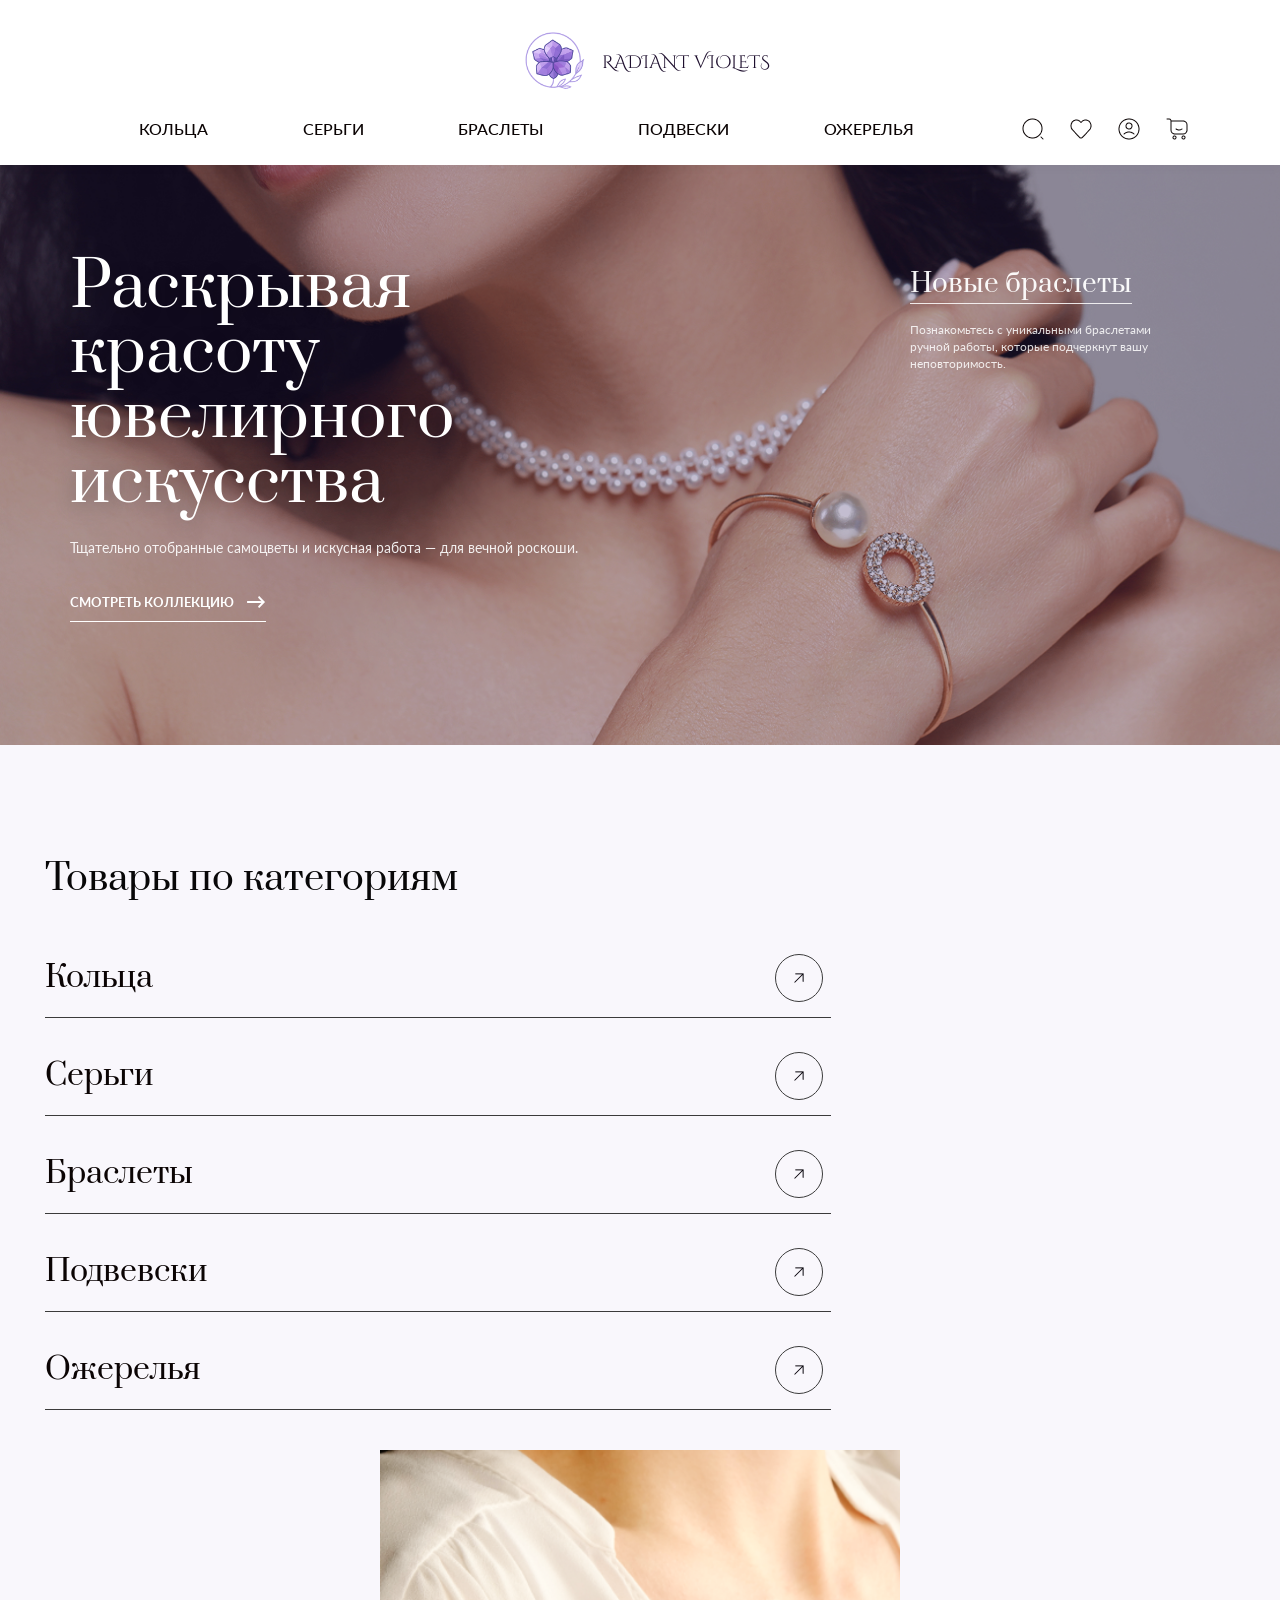
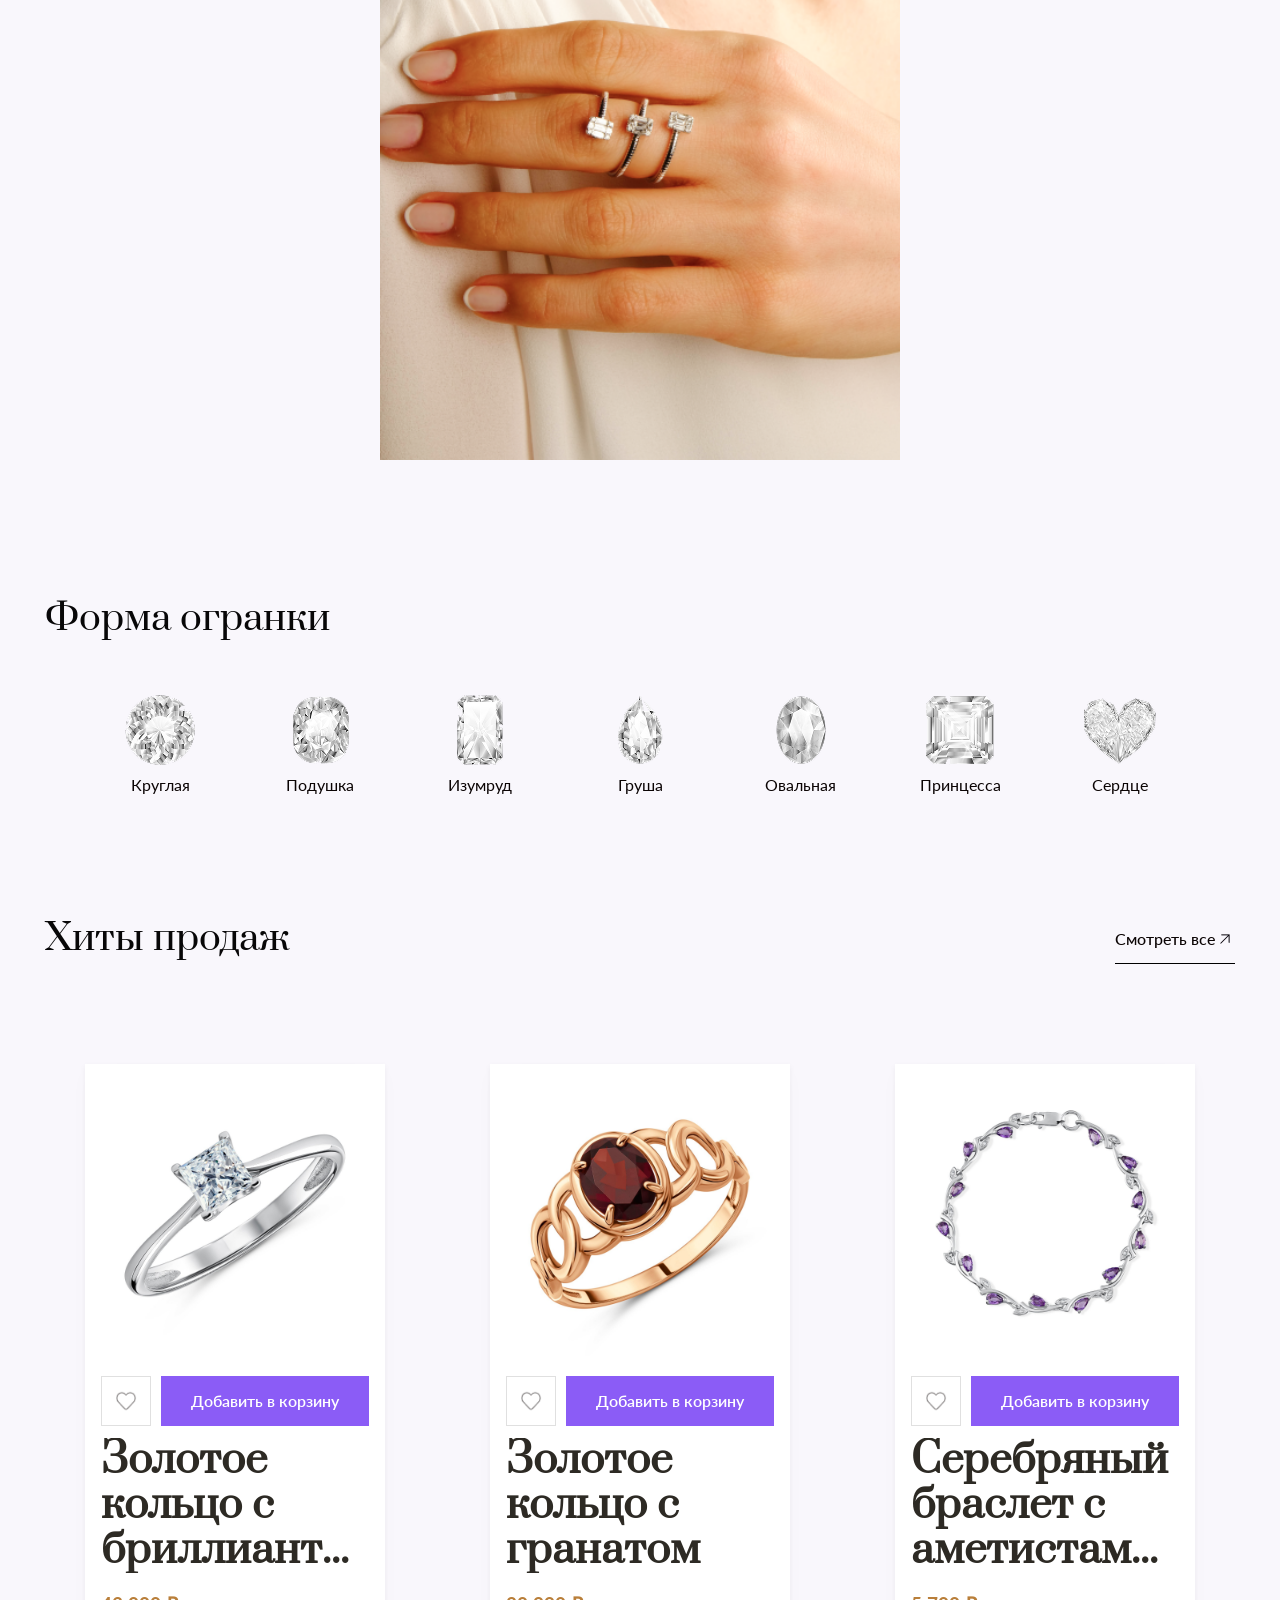
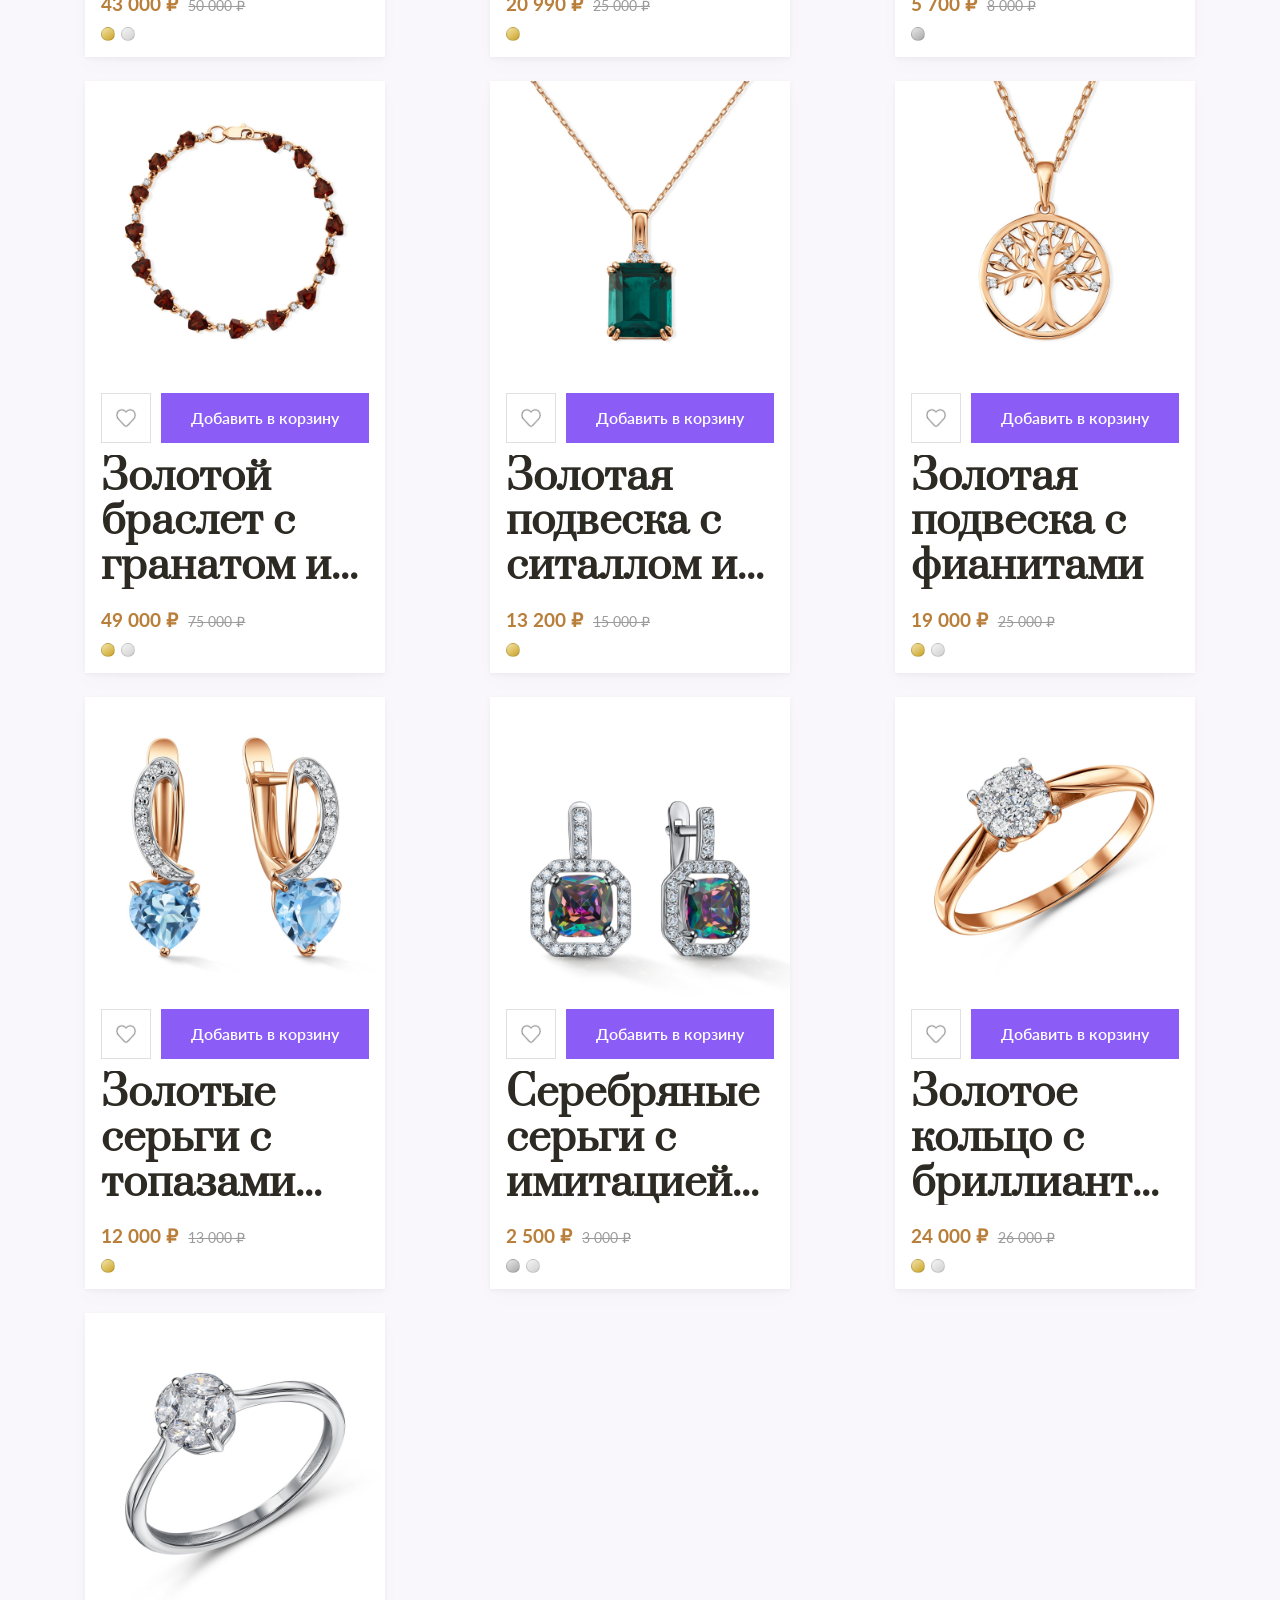
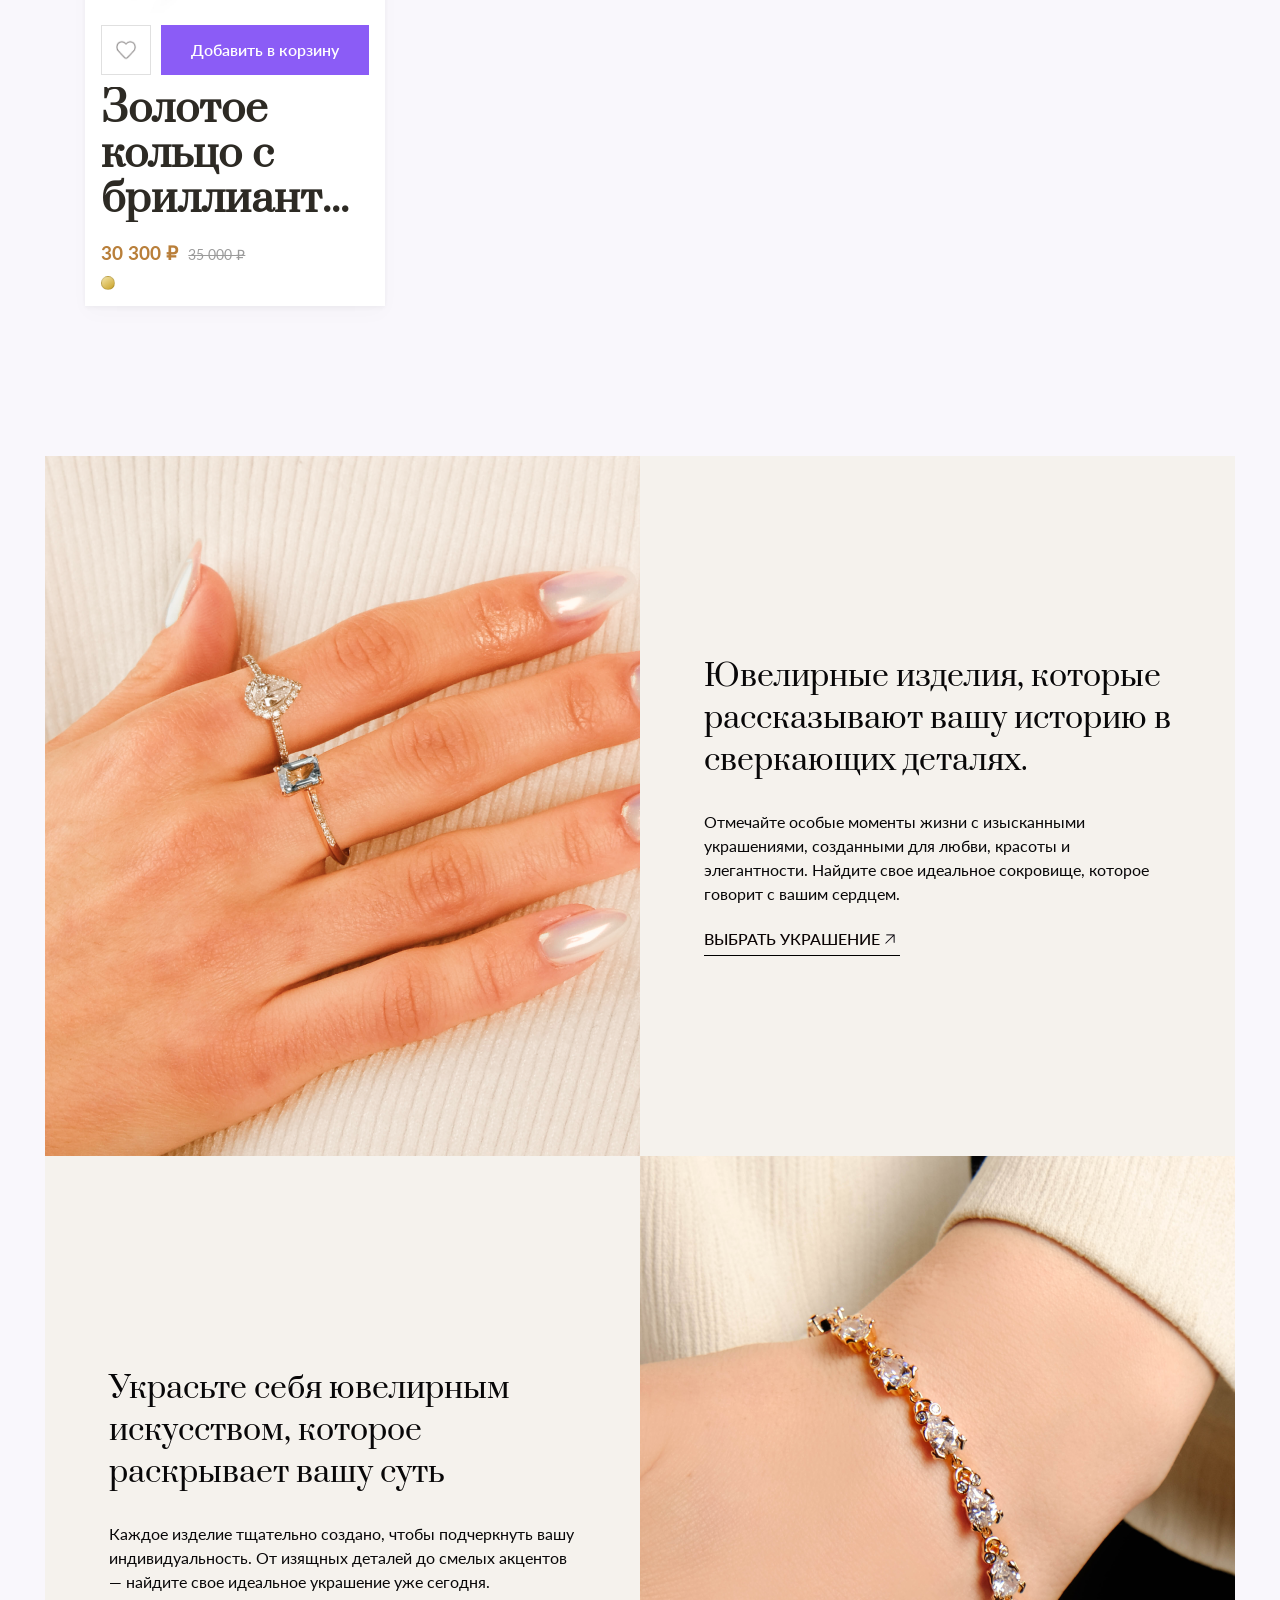
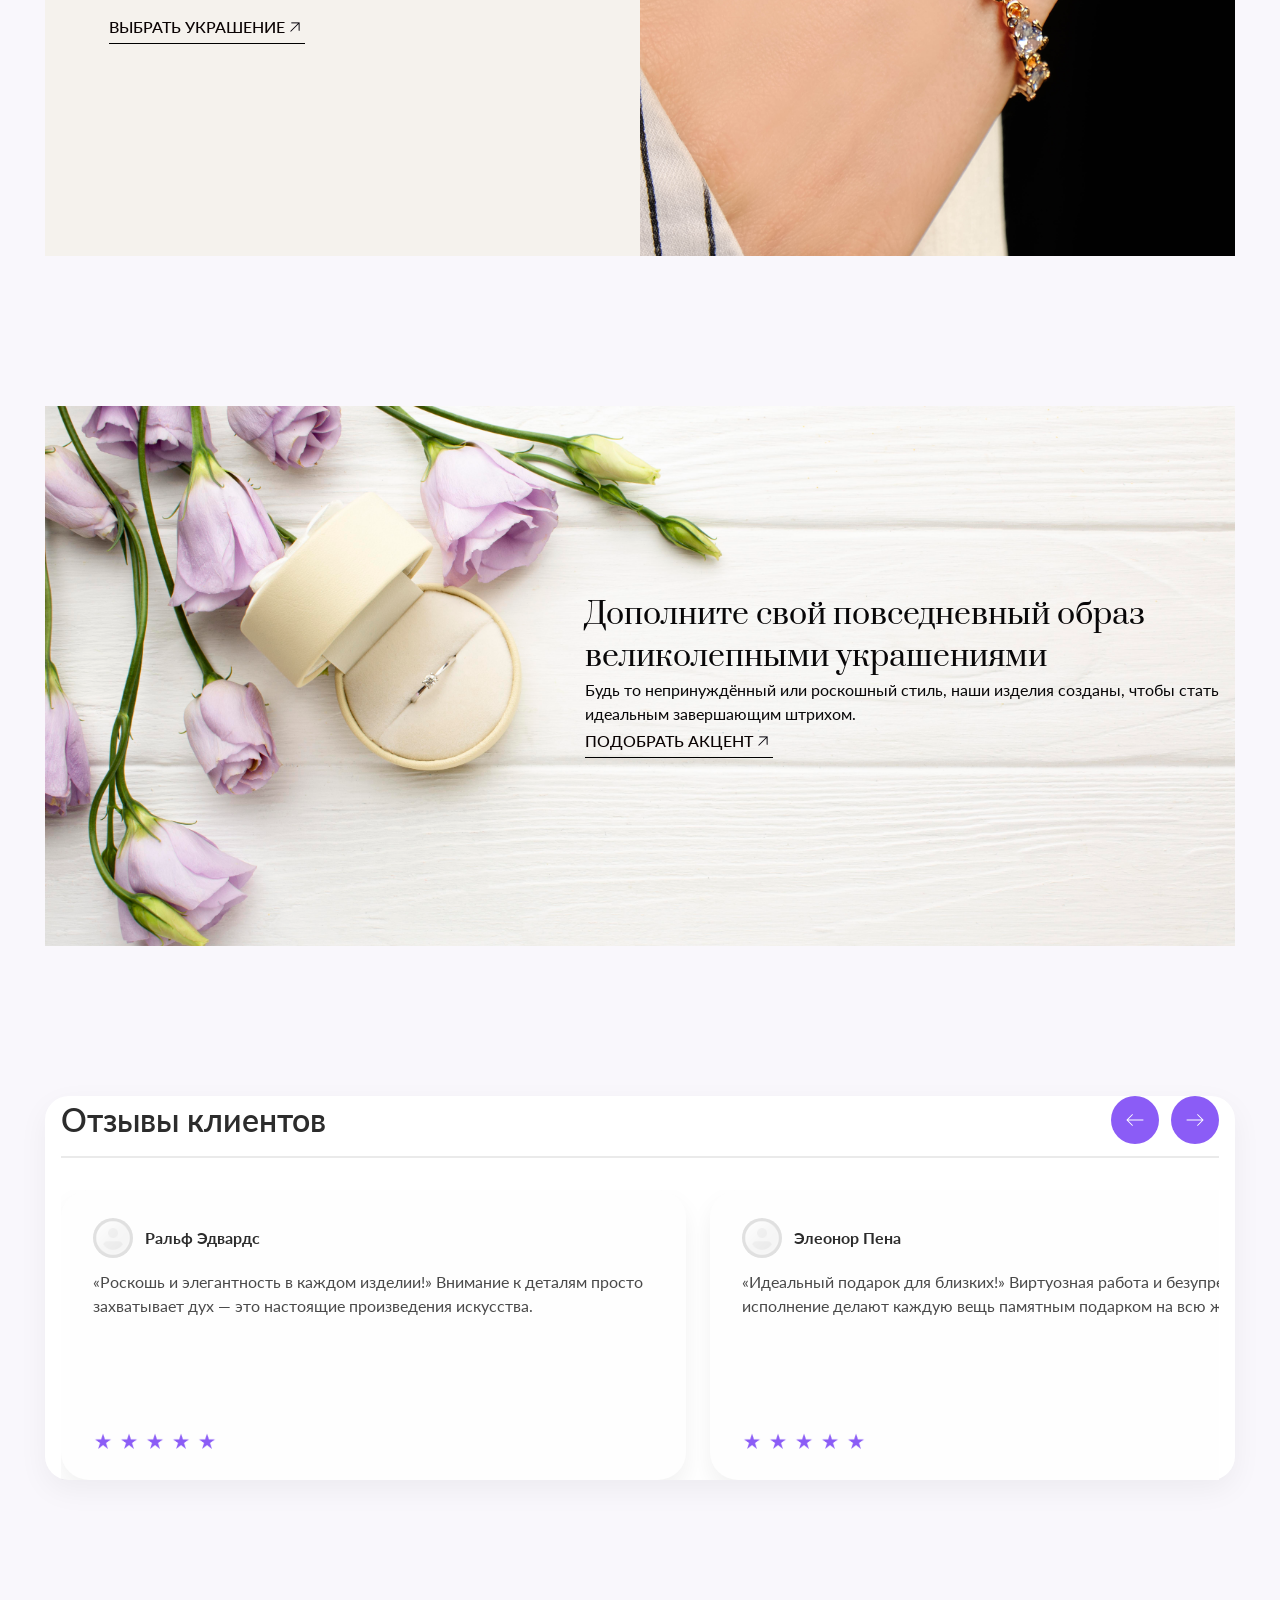
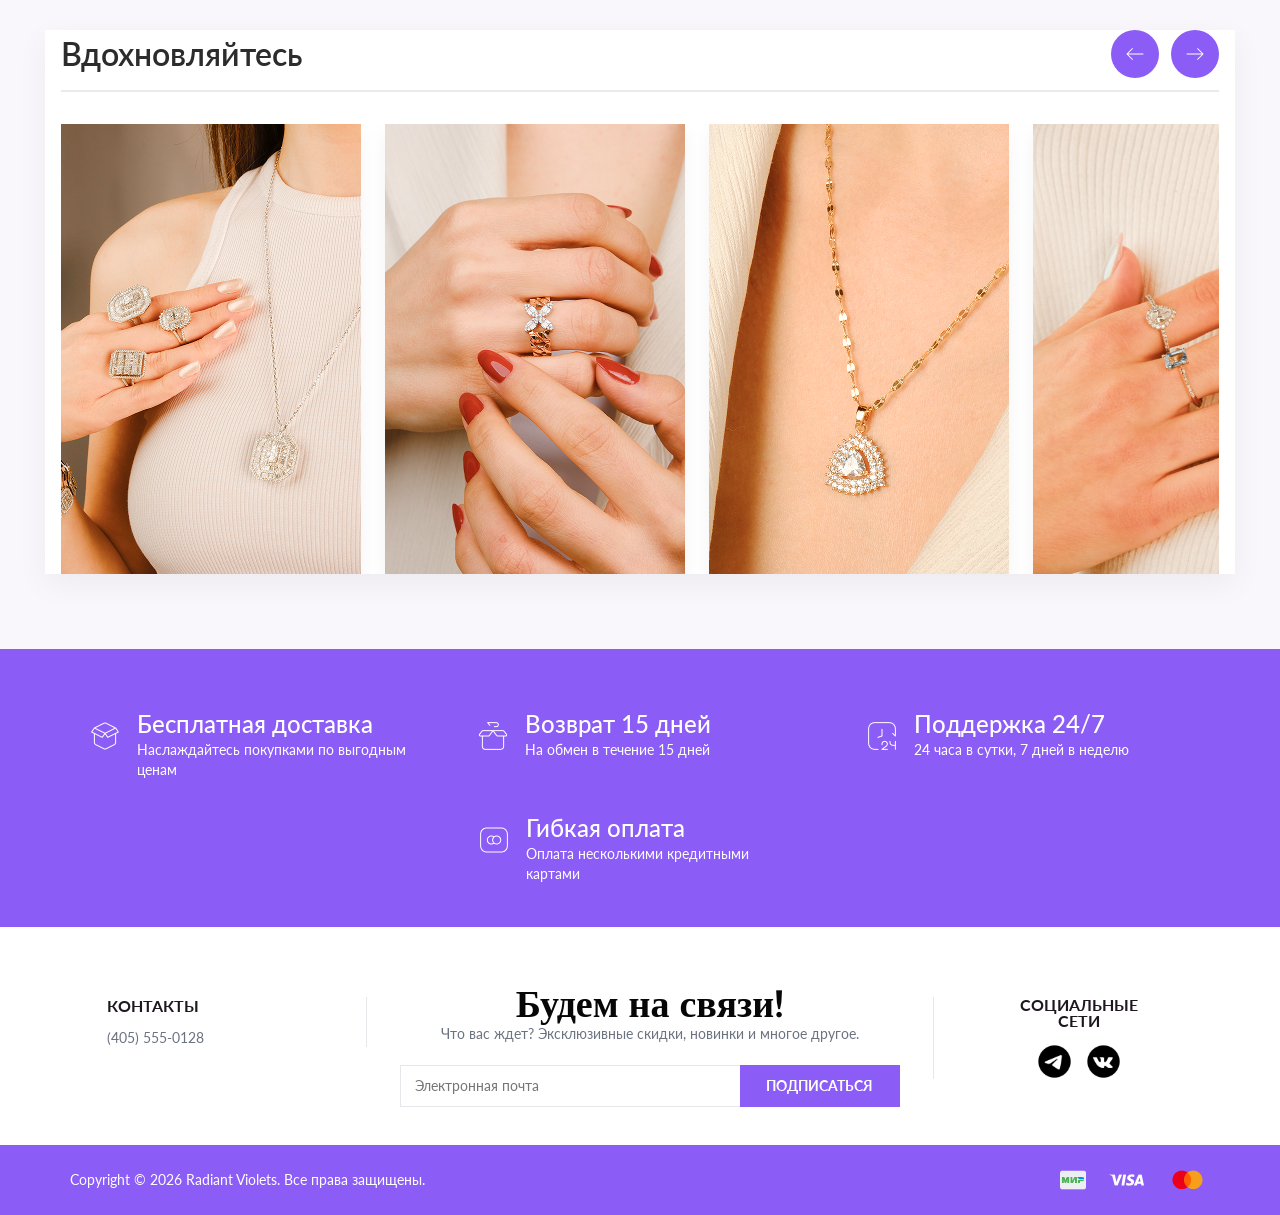
<file: index.html>
<!DOCTYPE html>
<html lang="ru">
<head>
    <meta charset="UTF-8">
    <meta name="viewport" content="width=device-width, initial-scale=1.0">
    <title>RADIANT VIOLETS</title>
    <link rel="stylesheet" href="./css/style.css">
    <!-- favicon -->
	<link type="image/x-icon" href="./icon/Logo.png"  rel="shortcut icon">
    <link type="image/x-icon" href="./icon/Logo.png" rel="icon">
</head>
<body>
    <!-- Меню -->
    <div class="menu_bar">
        <input type="checkbox" id="burger_menu" class="burger_toggle" aria-hidden="true">
        <label for="burger_menu" class="burger_btn" aria-label="Открыть меню категорий">
            <span class="burger_line"></span>
            <span class="burger_line"></span>
            <span class="burger_line"></span>
        </label>

        <label for="burger_menu" class="burger_backdrop" aria-hidden="true"></label>
        <div class="burger_drawer" role="navigation" aria-label="Категории">
            <ul class="burger_nav">
                <li><a class="burger_link" href="./catalog.html?category=rings">КОЛЬЦА</a></li>
                <li><a class="burger_link" href="./catalog.html?category=earrings">СЕРЬГИ</a></li>
                <li><a class="burger_link" href="./catalog.html?category=bracelets">БРАСЛЕТЫ</a></li>
                <li><a class="burger_link" href="./catalog.html?category=necklaces">ПОДВЕСКИ</a></li>
                <li><a class="burger_link" href="./catalog.html?category=necklaces">ОЖЕРЕЛЬЯ</a></li>
                <li><a class="burger_link" href="./catalog.html?category=engagement">ПОМОЛВОЧНЫЕ КОЛЬЦА</a></li>
            </ul>
        </div>

        <div class="logo"><a href="./index.html"><img class="logo_img" src="./icon/Logo.png" alt=""></a><span class="logo_text">RADIANT VIOLETS</span></div>

        <ul class="nav">
            <li class="nav_item"> <a class="nav_link" href="./catalog.html?category=rings">КОЛЬЦА</a></li>
            <li class="nav_item"> <a class="nav_link" href="./catalog.html?category=earrings">СЕРЬГИ</a></li>
            <li class="nav_item"> <a class="nav_link" href="./catalog.html?category=bracelets">БРАСЛЕТЫ</a></li>
            <li class="nav_item"> <a class="nav_link" href="./catalog.html?category=necklaces">ПОДВЕСКИ</a></li>
            <li class="nav_item"> <a class="nav_link" href="./catalog.html?category=necklaces">ОЖЕРЕЛЬЯ</a></li>
        </ul>
        <ul class="nav_btn">
            <li class="nav_item_btn nav_item_search" role="button" tabindex="0" aria-label="Поиск по каталогу"><img class="nav_btn_icon" src="./icon/search-btn-icon.png" alt=""></li>
            <li class="nav_item_btn nav_item_fav" aria-label="Открыть избранное">
                <img class="nav_btn_icon" src="./icon/favourite-btn-icon.png" alt="">
                <span class="fav_badge" id="favBadge" aria-hidden="true"></span>
            </li>
            <li class="nav_item_btn nav_item_user"><img class="nav_btn_icon" src="./icon/user-btn-icon.png" alt=""></li>
            <li class="nav_item_btn nav_item_cart" aria-label="Открыть корзину">
                <img class="nav_btn_icon" src="./icon/Cart-btn-icon.png" alt="">
                <span class="cart_badge" id="cartBadge" aria-hidden="true"></span>
            </li>
        </ul>
    </div>

    <!-- Избранное -->
    <div id="favOverlay" class="fav-overlay" aria-hidden="true">
        <div class="fav-drawer" role="dialog" aria-modal="true" aria-label="Избранное">
            <div class="fav-header">
                <h2 class="fav-title">Избранное</h2>
                <button type="button" class="fav-close" id="favCloseBtn" aria-label="Закрыть избранное">&times;</button>
            </div>

            <div class="fav-items" id="favItems" aria-label="Товары в избранном"></div>
        </div>
    </div>

    <!-- Корзина -->
    <div id="cartOverlay" class="cart-overlay" aria-hidden="true">
        <div class="cart-drawer" role="dialog" aria-modal="true" aria-label="Корзина">
            <div class="cart-header">
                <h2 class="cart-title">Корзина</h2>
                <button type="button" class="cart-close" id="cartCloseBtn" aria-label="Закрыть корзину">&times;</button>
            </div>

            <div class="cart-items" id="cartItems" aria-label="Товары в корзине"></div>

            <div class="cart-footer">
                <div class="cart-summary">
                    <span class="cart-summary-label">Итоговая сумма</span>
                    <span class="cart-summary-value" id="cartTotal">0 ₽</span>
                </div>
                <button type="button" class="cart-checkout" id="checkoutBtn">Оформить заказ</button>
            </div>
        </div>
    </div>

    <div id="searchOverlay" class="search-overlay" aria-hidden="true">
        <div class="search-modal" role="dialog" aria-modal="true" aria-label="Поиск">
            <button type="button" class="search-close" aria-label="Закрыть поиск">&times;</button>
            <h2 class="search-title">Поиск по каталогу</h2>
            <form id="searchForm" action="./catalog.html" method="get">
                <label class="visually-hidden" for="searchInput">Запрос</label>
                <input type="search" name="q" id="searchInput" placeholder="Название украшения..." autocomplete="off">
                <button type="submit">Найти</button>
            </form>
        </div>
    </div>

    <!-- Модальное окно (вход/регистрация) -->
<div id="authModal" class="modal-overlay">
    <div class="modal-container">
        <div class="modal-content">
            <button class="close-modal" aria-label="Закрыть окно">&times;</button>
            
            <!-- Форма входа -->
            <div id="loginFormContainer" class="form-container">
                <div class="form-title">Добро пожаловать</div>
                <div class="form-subtitle">Пожалуйста, войдите в систему</div>
                
                <form id="loginForm">
                    <div class="input-group">
                        <label>Адрес электронной почты</label>
                        <input type="email" id="loginEmail" placeholder="example@domain.com" required>
                    </div>
                    <div class="input-group">
                        <label>Пароль</label>
                        <input type="password" id="loginPassword" placeholder="••••••••" required>
                    </div>
                    <div class="row-between">
                        <label class="checkbox-label">
                            <input type="checkbox" id="rememberMe"> Запомнить меня
                        </label>
                        <a href="#" class="forgot-link" id="forgotPasswordLink">Забыли пароль?</a>
                    </div>
                    <button type="submit" class="btn-primary">ВОЙТИ</button>
                </form>
                <button id="showRegisterBtn" class="btn-secondary">ЗАРЕГИСТРИРОВАТЬСЯ</button>
            </div>

            <!-- Форма регистрации (изначально скрыта) -->
            <div id="registerFormContainer" class="form-container hidden-form">
                <div class="form-title">Регистрация</div>
                <div class="form-subtitle">Пожалуйста, заполните данные</div>
                
                <form id="registerForm">
                    <div class="input-group">
                        <label>ФИО</label>
                        <input type="text" id="regName" placeholder="Иванов Иван Иванович" required>
                    </div>
                    <div class="input-group">
                        <label>Адрес электронной почты</label>
                        <input type="email" id="regEmail" placeholder="hello@example.com" required>
                    </div>
                    <div class="input-group">
                        <label>Пароль</label>
                        <input type="password" id="regPassword" placeholder="Создайте пароль" required>
                    </div>
                    <div class="terms-check">
                        <label class="checkbox-label">
                            <input type="checkbox" id="acceptTerms"> Я принимаю условия соглашения
                        </label>
                    </div>
                    <button type="submit" class="btn-primary">ЗАРЕГИСТРИРОВАТЬСЯ</button>
                </form>
                <button id="showLoginBtn" class="btn-secondary">ВОЙТИ</button>
            </div>
        </div>
    </div>
</div>

    <!-- HEADER -->
    <header class="hero_header">
        <div class="hero_container">
            <div class="hero_left">
                <h1 class="hero_title">
                    Раскрывая красоту<br>
                    ювелирного<br>
                    искусства
                </h1>
                <p class="hero_desc">
                    Тщательно отобранные самоцветы и искусная работа — для вечной роскоши.
                </p>
                <a class="hero_btn" href="./catalog.html">
                    СМОТРЕТЬ КОЛЛЕКЦИЮ <span class="hero_btn_arrow">→</span>
                </a>
            </div>

            <div class="hero_right">
                <div class="hero_right_title_wrap">
                    <h2 class="hero_right_title">Новые браслеты</h2>
                </div>
                <p class="hero_right_desc">
                    Познакомьтесь с уникальными браслетами ручной работы, которые подчеркнут вашу неповторимость.
                </p>
            </div>

            
        </div>
    </header>

        <!-- MAIN -->
     <main class="main">
        <!-- КАТЕГОРИИ -->
        <div class="Categories">
        <h1 class="Categories_title">Товары по категориям</h1>
        <div class="all_Categories">
            <div class="Categories_links">
                <a href="./catalog.html?category=rings" class="Categories_link">
                    <h1 class="Categories_link_name">Кольца</h1>
                    <div class="Categories_link_img"><img src="./icon/arrow-top.png" alt=""></div>
                </a>
                <a href="./catalog.html?category=earrings" class="Categories_link">
                    <h1 class="Categories_link_name">Серьги</h1>
                    <div class="Categories_link_img"><img src="./icon/arrow-top.png" alt=""></div>
                </a>
                <a href="./catalog.html?category=bracelets" class="Categories_link">
                    <h1 class="Categories_link_name">Браслеты</h1>
                    <div class="Categories_link_img"><img src="./icon/arrow-top.png" alt=""></div>
                </a>
                <a href="./catalog.html?category=necklaces" class="Categories_link">
                    <h1 class="Categories_link_name">Подвевски</h1>
                    <div class="Categories_link_img"><img src="./icon/arrow-top.png" alt=""></div>
                </a>
                <a href="./catalog.html?category=necklaces" class="Categories_link">
                    <h1 class="Categories_link_name">Ожерелья</h1>
                    <div class="Categories_link_img"><img src="./icon/arrow-top.png" alt=""></div>
                </a>
            </div>
            <div class="Categories_img"><img src="./img/Categories.png" alt=""></div>
        </div>
     </div>

        <!-- ФОРМА ОГРАНКИ -->
         <div class="Cut_shape"> 
            <h1 class="Cut_shape_title">Форма огранки</h1>
            <div class="all_Cut_shape">
                <div class="Shape">
                    <img class="Shape_img" src="./img/Форма Огранки/Круглая.png" alt="">
                    <a href="./catalog.html"><h2 class="Shape_dsc">Круглая</h2></a>
                </div>
                <div class="Shape">
                    <img class="Shape_img" src="./img/Форма Огранки/Подушка.png" alt="">
                    <a href="./catalog.html"><h2 class="Shape_dsc">Подушка</h2></a>
                </div>
                <div class="Shape">
                    <img class="Shape_img" src="./img/Форма Огранки/Изумруд.png" alt="">
                    <a href="./catalog.html"><h2 class="Shape_dsc">Изумруд</h2></a>
                </div>
                <div class="Shape">
                    <img class="Shape_img" src="./img/Форма Огранки/Груша.png" alt="">
                    <a href="./catalog.html"><h2 class="Shape_dsc">Груша</h2></a>
                </div>
                <div class="Shape">
                    <img class="Shape_img" src="./img/Форма Огранки/Овальная.png" alt="">
                    <a href="./catalog.html"><h2 class="Shape_dsc">Овальная</h2></a>
                </div>
                <div class="Shape">
                    <img class="Shape_img" src="./img/Форма Огранки/Принцесса.png" alt="">
                    <a href="./catalog.html"><h2 class="Shape_dsc">Принцесса</h2></a>
                </div>
                <div class="Shape">
                    <img class="Shape_img" src="./img/Форма Огранки/Сердце.png" alt="">
                    <a href="./catalog.html"><h2 class="Shape_dsc">Сердце</h2></a>
                </div>
            </div>
         </div>

        <!-- ХИТЫ ПРОДАЖ -->
          <div class="bestsellers">
            <div class="bestsellers_block">
                <h1 class="bestsellers_title">Хиты продаж</h1>
                <a class="bestsellers_btn" href="./catalog.html">
                    <h1 class="bestsellers_btn_name">Смотреть все</h1>
                    <img class="bestsellers_img" src="./icon/arrow-top.png" alt="">
                </a>
            </div>
          </div>

        <!-- контейнер для динамической вставки карточек -->
    <div class="products-grid" id="productsGrid"></div>

        <!-- МИНИ БАННЕРЫ --> 
         <div class="Mini_Banners">
            <div class="banners">
                <img src="./img/mini banner 1.png" alt="Мини баннер">
                <div class="mini_banner_text">
                    <h1 class="mini_banner_title">Ювелирные изделия, которые рассказывают вашу историю в сверкающих деталях.</h1>
                    <p class="mini_banner_dsc">Отмечайте особые моменты жизни с изысканными украшениями, созданными для любви, красоты и элегантности. Найдите свое идеальное сокровище, которое говорит с вашим сердцем.</p>
                    <a class="mini_banner_btn" href="./catalog.html">
                        <h1 class="mini_banner_btn_title">Выбрать украшение</h1>
                        <img class="mini_banner_btn_img" src="./icon/arrow-top.png" alt="">
                    </a>
                </div>
            </div>
            <div class="banners">
                <div class="mini_banner_text">
                    <h1 class="mini_banner_title">Украсьте себя ювелирным искусством, которое раскрывает вашу суть</h1>
                    <p class="mini_banner_dsc">Каждое изделие тщательно создано, чтобы подчеркнуть вашу индивидуальность. От изящных деталей до смелых акцентов — найдите свое идеальное украшение уже сегодня.</p>
                    <a class="mini_banner_btn" href="./catalog.html">
                        <h1 class="mini_banner_btn_title">Выбрать украшение</h1>
                        <img class="mini_banner_btn_img" src="./icon/arrow-top.png" alt="">
                    </a>
                </div>
                <img src="./img/mini banner 2.png" alt="Мини баннер">
            </div> 
         </div>

        <!-- ОСНОВНОЙ БАННЕР -->
         <div class="main_banner">
            <div class="main_banner_text">
                    <h1 class="main_banner_title">Дополните свой повседневный образ великолепными украшениями</h1>
                    <p class="main_banner_dsc">Будь то непринуждённый или роскошный стиль, наши изделия созданы, чтобы стать идеальным завершающим штрихом.</p>
                    <a class="main_banner_btn" href="./catalog.html">
                        <h1 class="main_banner_btn_title">Подобрать акцент</h1>
                        <img class="main_banner_btn_img" src="./icon/arrow-top.png" alt="">
                    </a>
                </div>
         </div>

        <!-- ОТЗЫВЫ -->
          <div class="container reviews-container">
        <div class="reviews-header">
            <h2>Отзывы клиентов</h2>
            <div class="slider-controls">
                <button class="slider-btn prev-btn" id="prevReviewBtn">
                    <i class="fas fa-chevron-left"><img src="./icon/arrow-left-btn.png" alt=""></i>
                </button>
                <button class="slider-btn next-btn" id="nextReviewBtn">
                    <i class="fas fa-chevron-right"><img src="./icon/arrow-right-btn.png" alt=""></i>
                </button>
            </div>
        </div>

        <div class="slider-wrapper">
            <div class="slider-track" id="sliderTrack">
                <!-- Карточки отзывов добавлены через JavaScript -->
            </div>
        </div>
            </div>

        <!-- ВДОХНОВЛЯЙТЕСЬ -->
    <div class="container inspiration-container">
        <div class="inspiration-header">
            <h2>Вдохновляйтесь</h2>
            <div class="slider-controls">
                <button class="slider-btn prev-btn" id="prevInspirationBtn"><img src="./icon/arrow-left-btn.png" alt="Назад"></button>
                <button class="slider-btn next-btn" id="nextInspirationBtn"><img src="./icon/arrow-right-btn.png" alt="Вперёд"></button>
            </div>
        </div>
        <div class="slider-wrapper">
            <div class="slider-track" id="inspirationTrack"></div>
        </div>
    </div>
     </main>


        <!-- FOOTER -->
    <footer class="footer">
        <div class="FSP">
            <div class="FSP_item">
                <img class="fsp_icon" src="./icon/беспл-дост.png" alt="">
                <div class="fsp_text">
                    <h1 class="fsp_title">Бесплатная доставка</h1>
                    <p class="fsp_dsc">Наслаждайтесь покупками по выгодным ценам</p>
                </div>
            </div>
             <div class="FSP_item">
                <img class="fsp_icon" src="./icon/возврат.png" alt="">
                <div class="fsp_text">
                    <h1 class="fsp_title">Возврат 15 дней</h1>
                    <p class="fsp_dsc">На обмен в течение 15 дней</p>
                </div>
            </div>
             <div class="FSP_item">
                <img class="fsp_icon" src="./icon/поддержка.png" alt="">
                <div class="fsp_text">
                    <h1 class="fsp_title">Поддержка 24/7</h1>
                    <p class="fsp_dsc">24 часа в сутки, 7 дней в неделю</p>
                </div>
            </div>
             <div class="FSP_item">
                <img class="fsp_icon" src="./icon/оплата.png" alt="">
                <div class="fsp_text">
                    <h1 class="fsp_title">Гибкая оплата</h1>
                    <p class="fsp_dsc">Оплата несколькими кредитными картами</p>
                </div>
            </div>
        </div>

        <div class="footer_content">
            <div class="footer_contacts">
                <h2 class="footer_section_title">КОНТАКТЫ</h2>
                <p class="footer_phone">(405) 555-0128</p>
            </div>

            <div class="footer_subscribe">
                <h2 class="subscribe_title">Будем на связи!</h2>
                <p class="subscribe_desc">Что вас ждет? Эксклюзивные скидки, новинки и многое другое.</p>

                <form class="subscribe_form" action="#" method="post">
                    <input class="subscribe_input" type="email" name="email" placeholder="Электронная почта" required>
                    <button class="subscribe_btn" type="submit">ПОДПИСАТЬСЯ</button>
                </form>
            </div>

            <div class="footer_social">
                <h2 class="footer_section_title footer_section_title_social">СОЦИАЛЬНЫЕ<br>СЕТИ</h2>
                <div class="social_icons">
                    <a class="social_link" href="#" aria-label="Telegram">
                        <img class="social_icon" src="./icon/Tg.png" alt="">
                    </a>
                    <a class="social_link" href="#" aria-label="Vk">
                        <img class="social_icon" src="./icon/VK.png" alt="">
                    </a>
                </div>
            </div>
        </div>

        <div class="footer_bottom">
            <div class="footer_copyright">Copyright © 2026 Radiant Violets. Все права защищены.</div>
            <div class="payment_icons" aria-label="Платежные системы">
                <img class="payment_icon" src="./icon/MIR.png" alt="МИР">
                <img class="payment_icon" src="./icon/Visa.png" alt="Visa">
                <img class="payment_icon" src="./icon/Mastercard.png" alt="Mastercard">
            </div>
        </div>
    </footer>

    <script src="./Js/cart.js"></script>
    <script src="./Js/favorites.js"></script>
    <script src="./Js/products-data.js"></script>
    <script src="./Js/product-card.js"></script>
    <script src="./Js/bestsellers.js"></script>
    <script src="./Js/site-reviews.js"></script>
    <script src="./Js/reviews.js"></script>
    <script src="./Js/inspiration.js"></script>
    <script src="./Js/search.js"></script>
    <script src="./Js/auth-api.js"></script>
    <script src="./Js/auth-service.js"></script>
    <script src="./Js/admin-auth.js"></script>
    <script src="./Js/Menu-bar.js"></script>
</body>
</html>
</file>
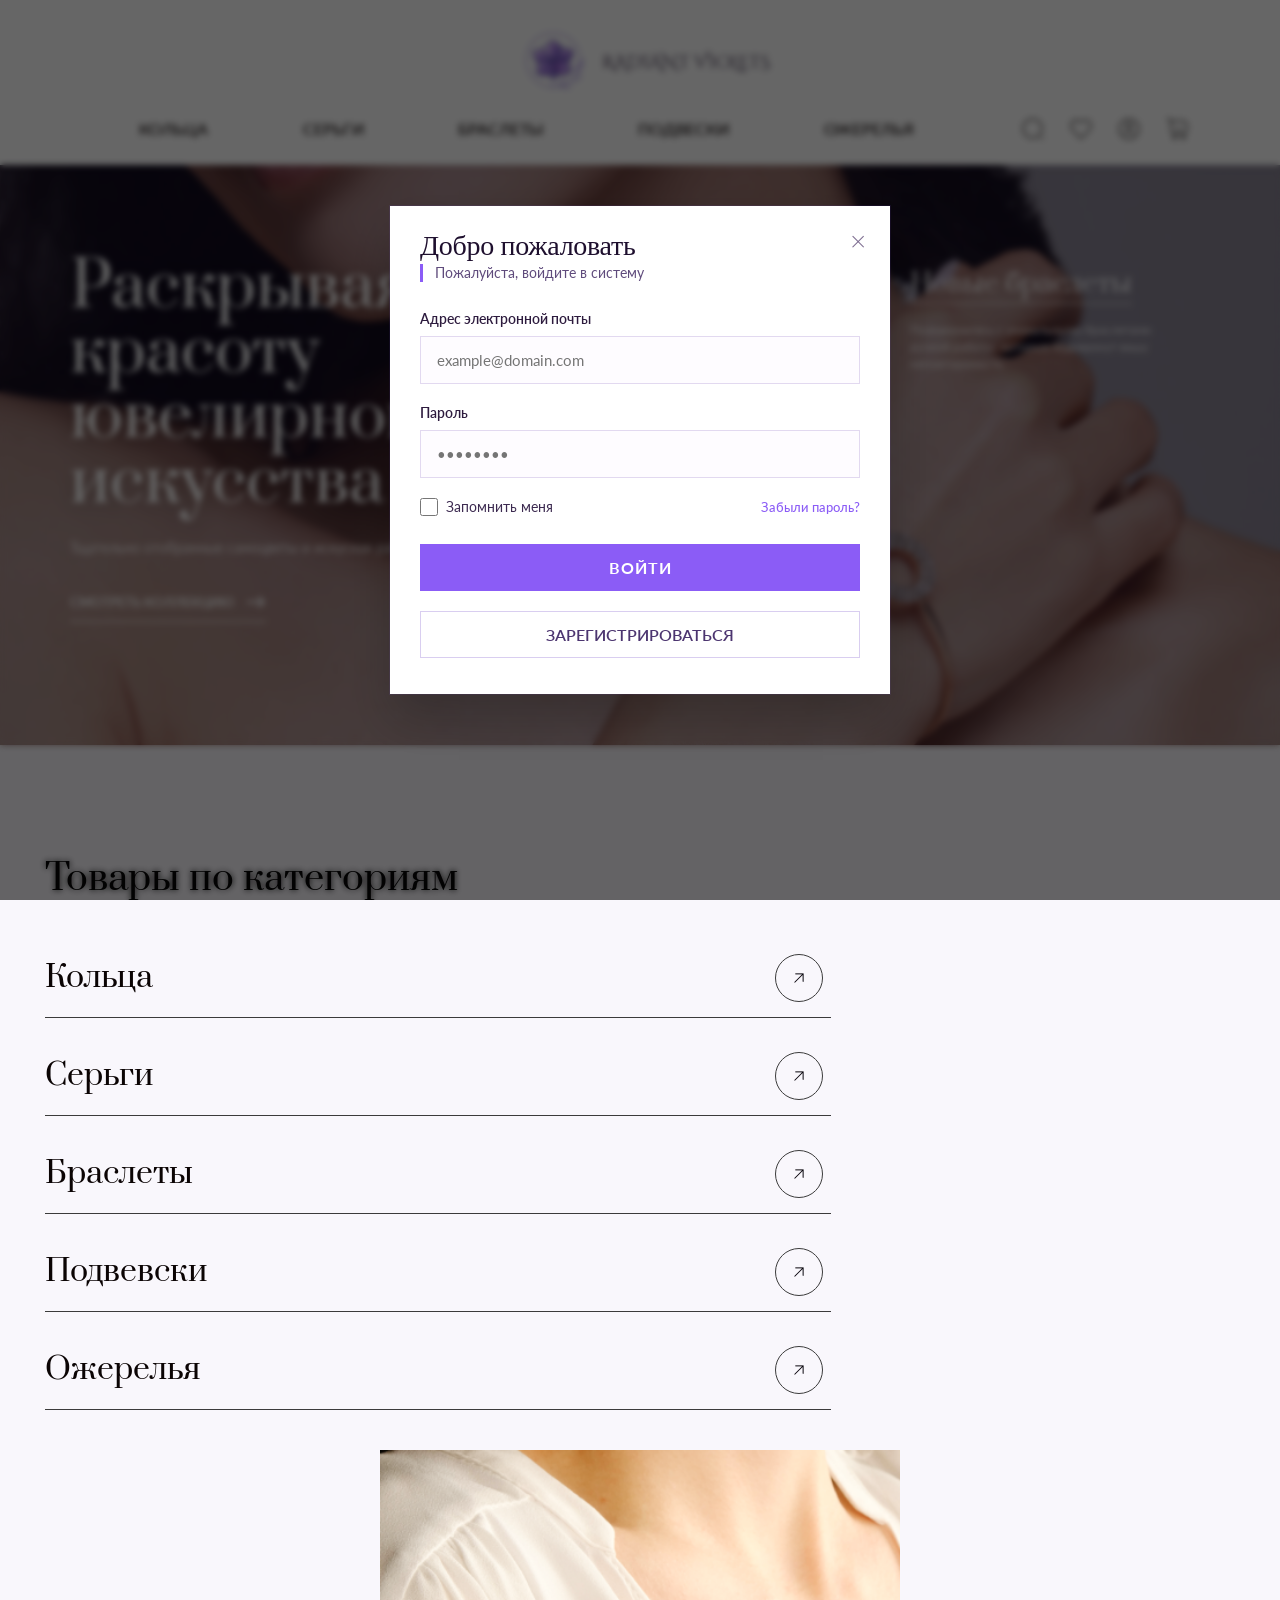
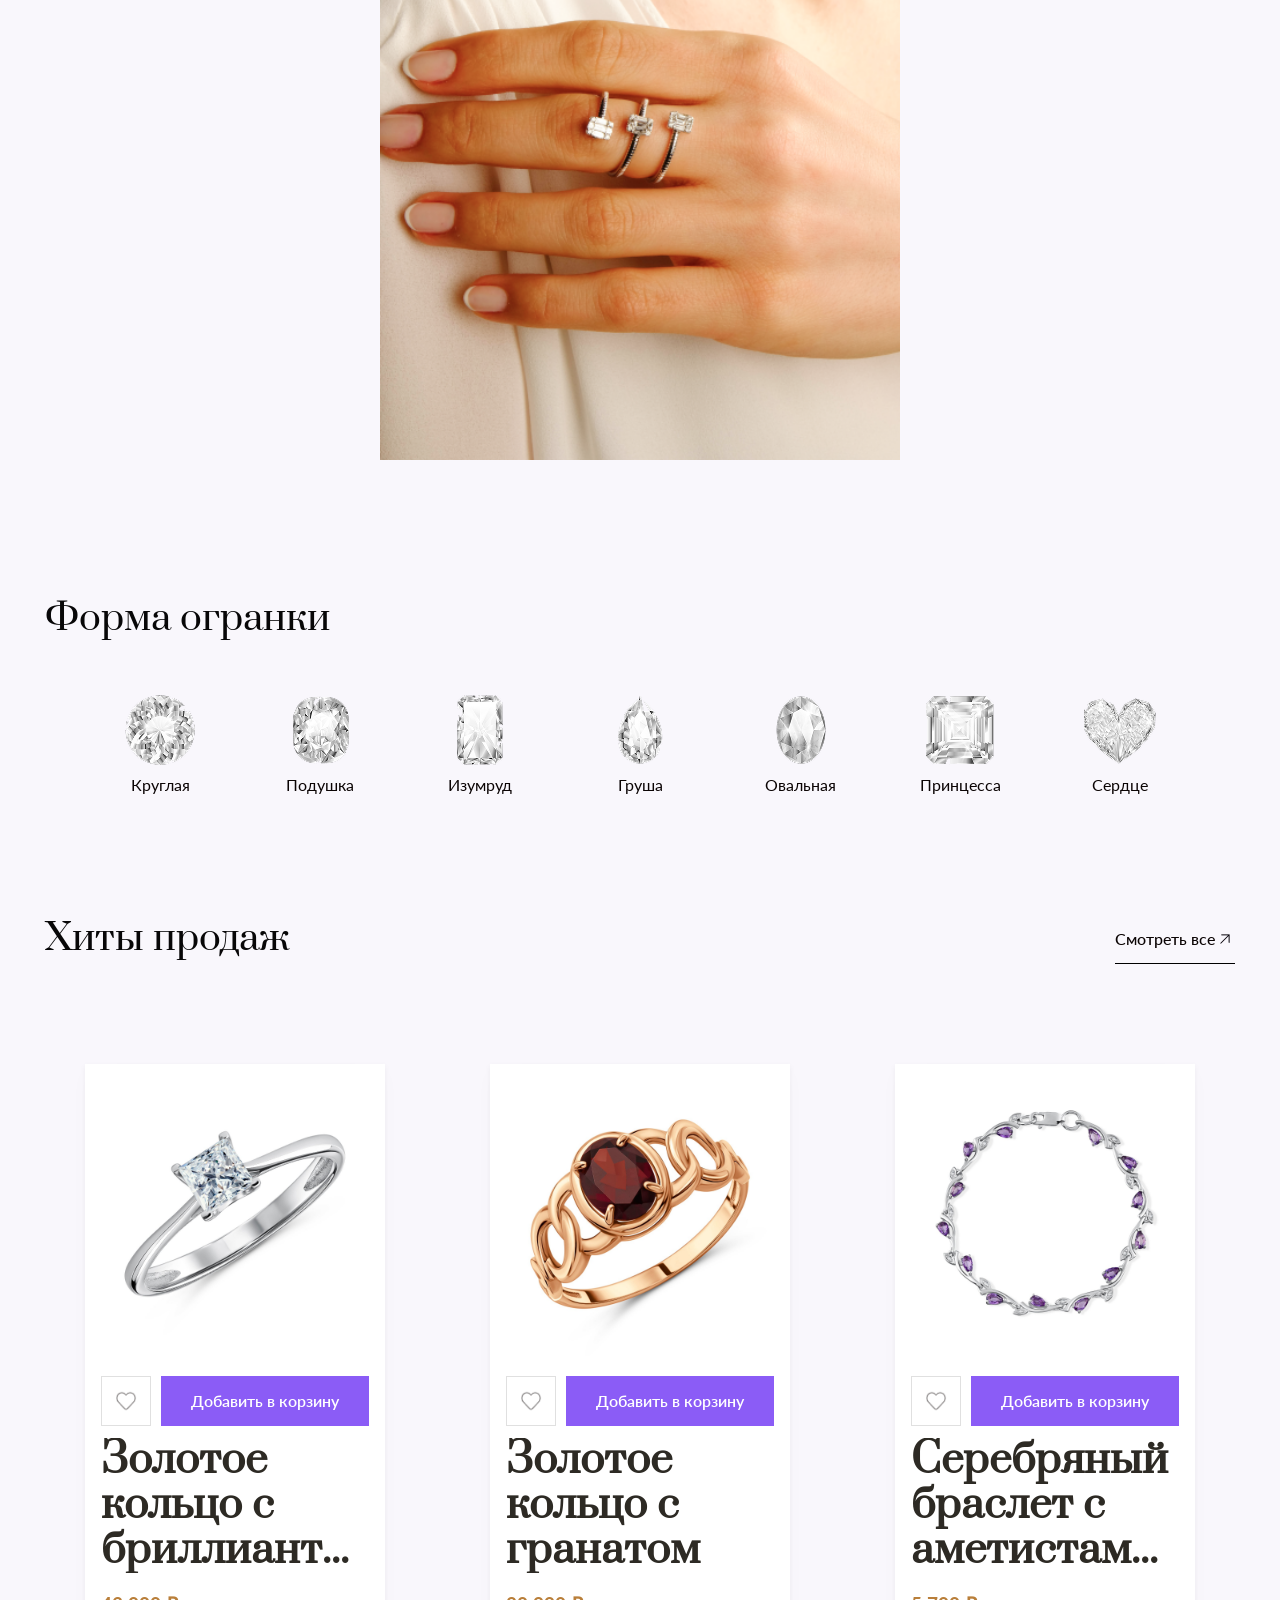
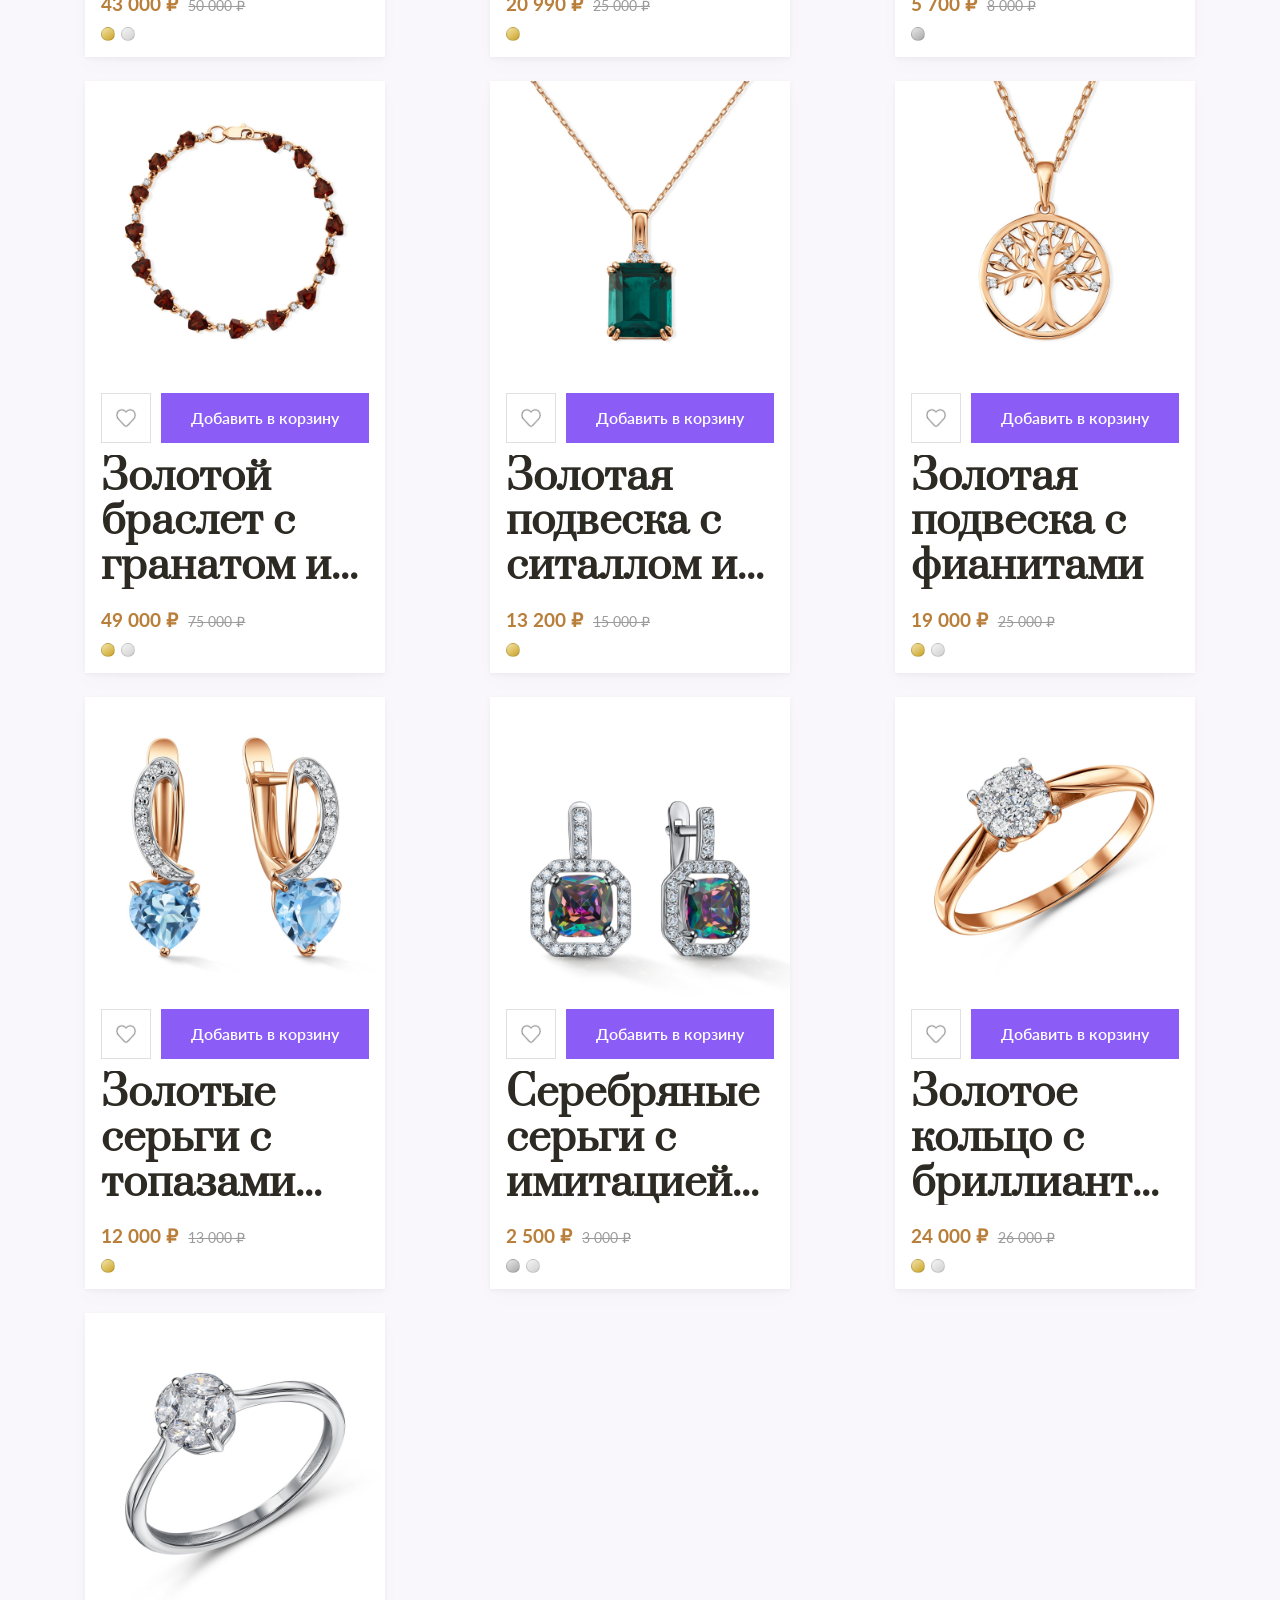
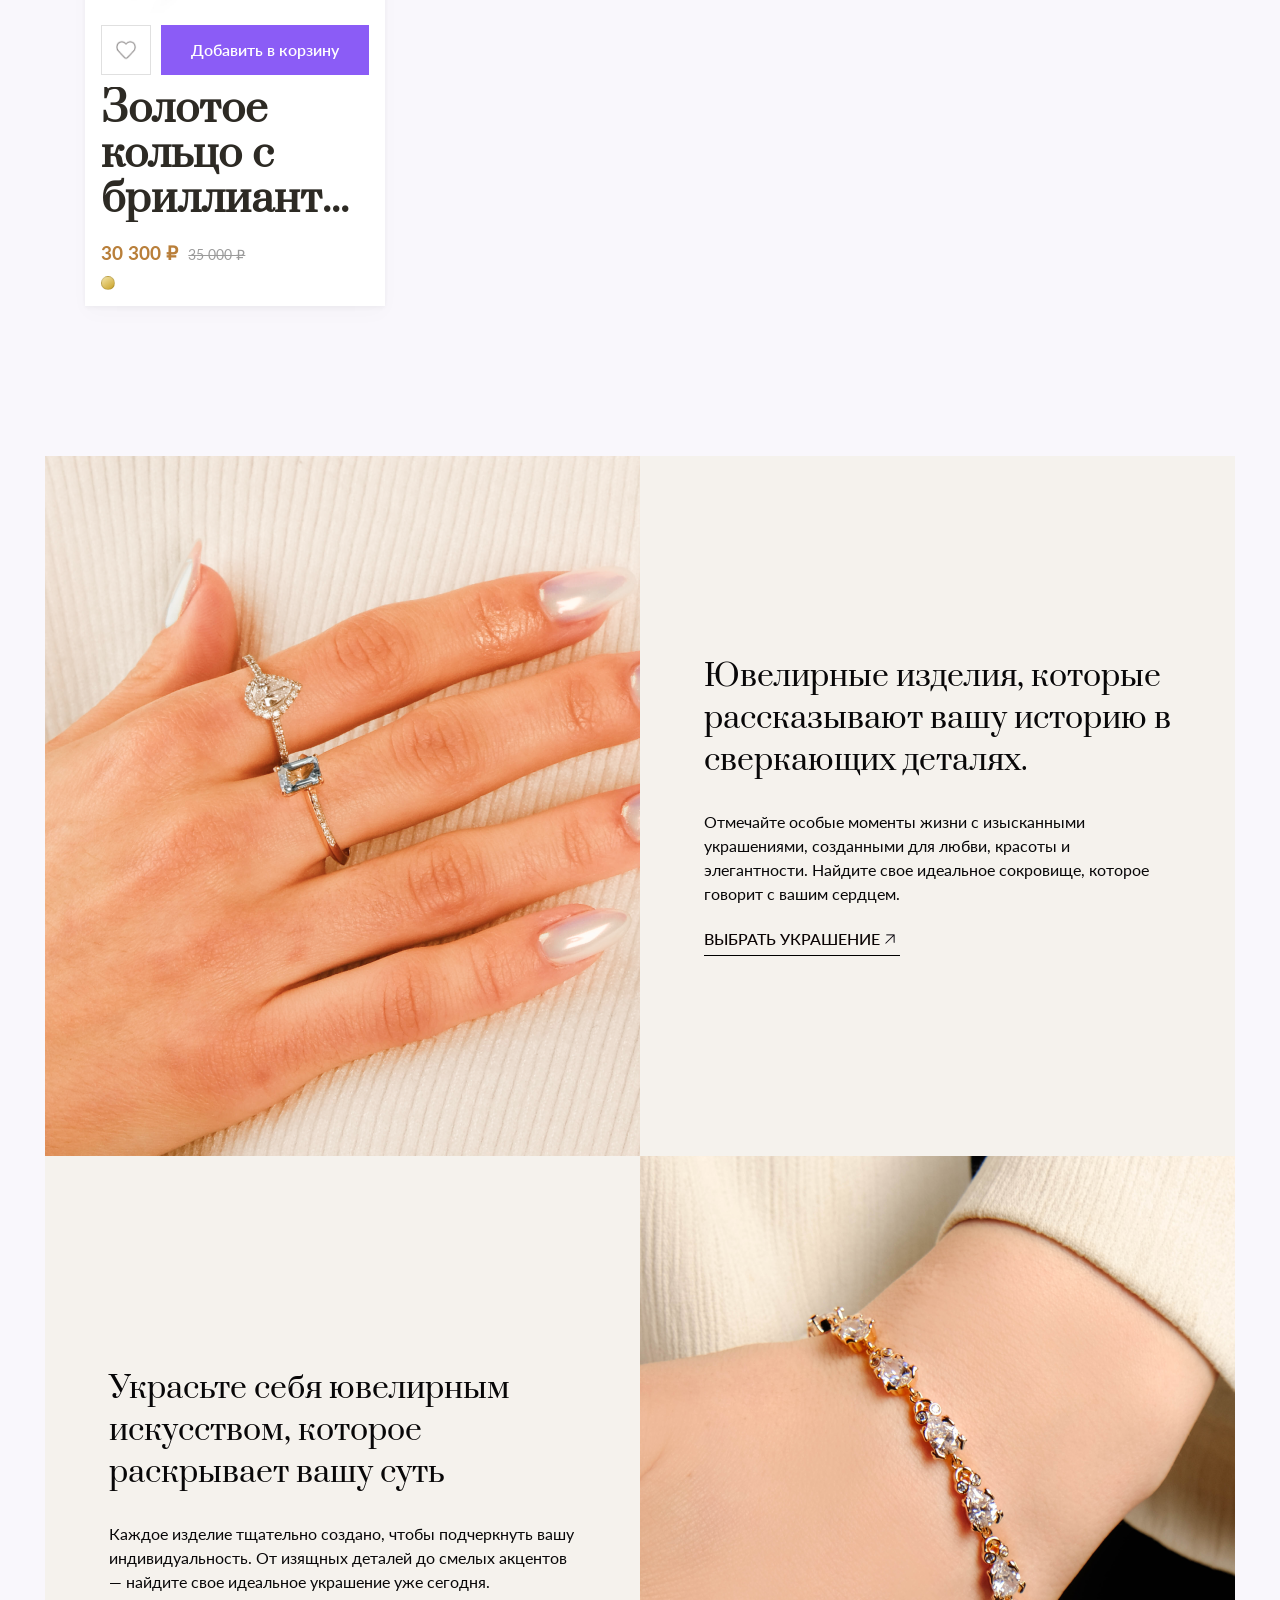
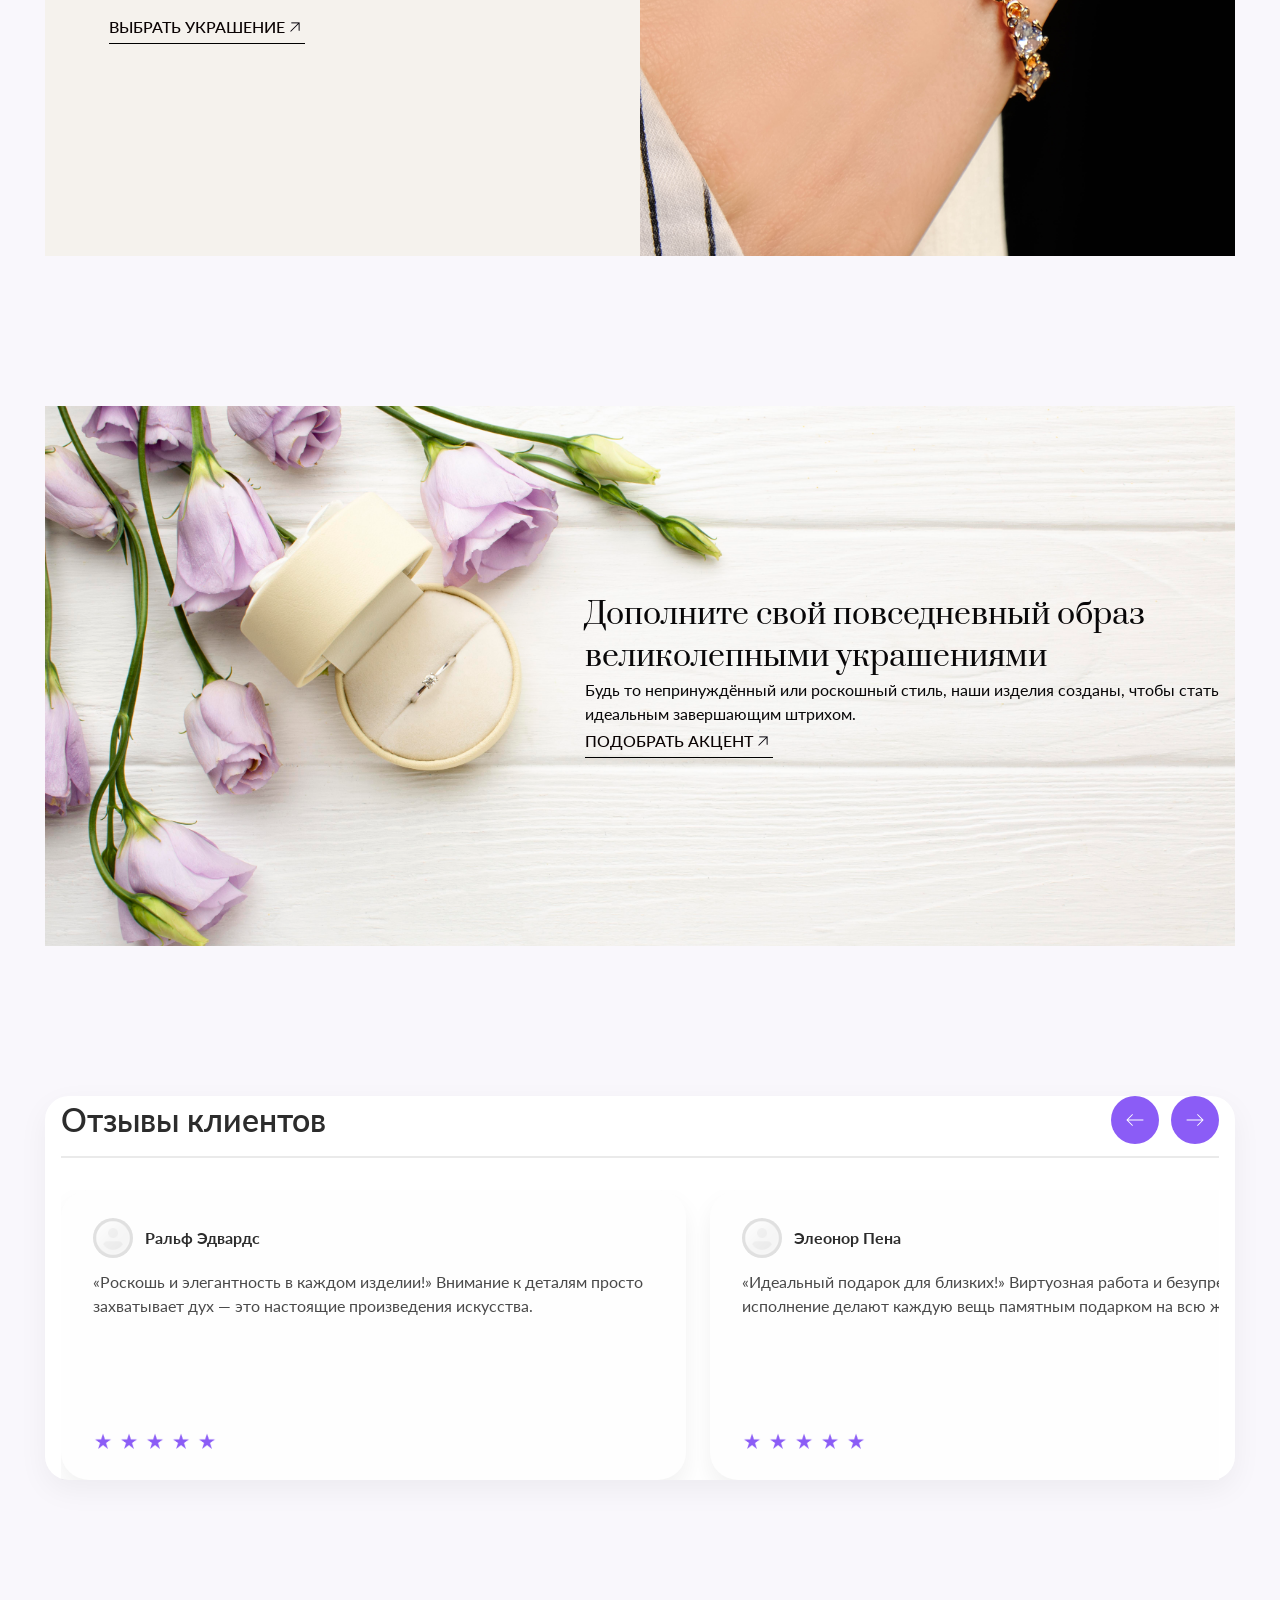
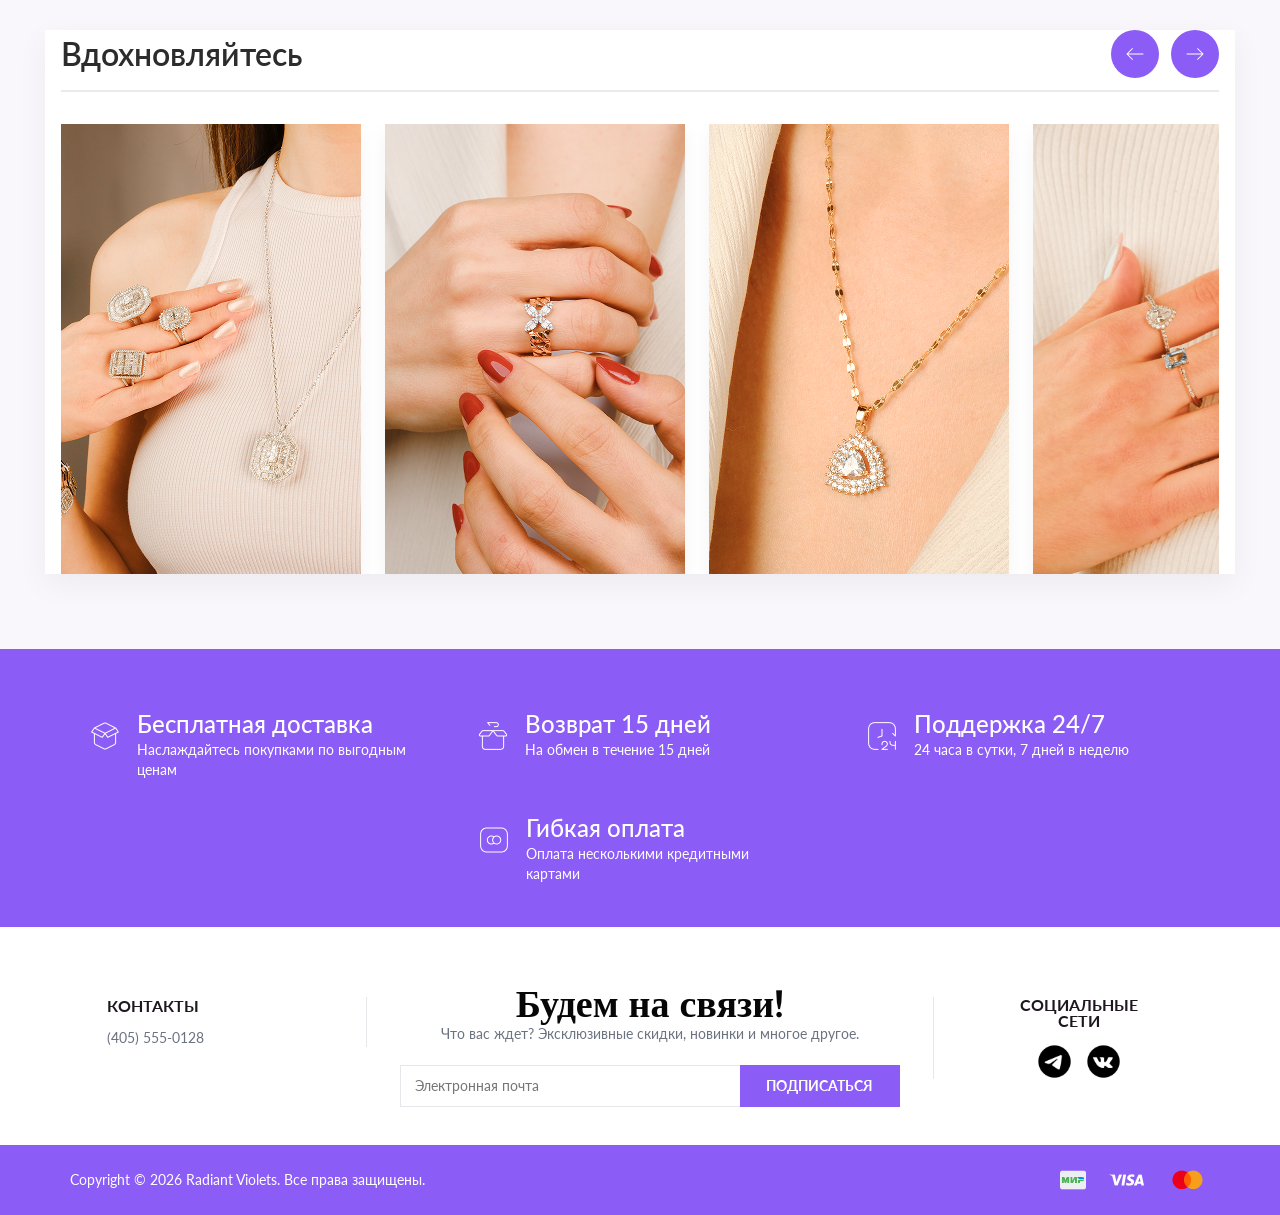
<file: account.html>
<!DOCTYPE html>
<html lang="ru">
<head>
    <meta charset="UTF-8">
    <meta name="viewport" content="width=device-width, initial-scale=1.0">
    <title>Личный кабинет — RADIANT VIOLETS</title>
    <link rel="stylesheet" href="./css/style.css">
    <link type="image/x-icon" href="./icon/Logo.png" rel="shortcut icon">
    <link type="image/x-icon" href="./icon/Logo.png" rel="icon">
</head>
<body>
    <div class="menu_bar">
        <input type="checkbox" id="burger_menu" class="burger_toggle" aria-hidden="true">
        <label for="burger_menu" class="burger_btn" aria-label="Открыть меню категорий">
            <span class="burger_line"></span>
            <span class="burger_line"></span>
            <span class="burger_line"></span>
        </label>

        <label for="burger_menu" class="burger_backdrop" aria-hidden="true"></label>
        <div class="burger_drawer" role="navigation" aria-label="Категории">
            <ul class="burger_nav">
                <li><a class="burger_link" href="./catalog.html?category=rings">КОЛЬЦА</a></li>
                <li><a class="burger_link" href="./catalog.html?category=earrings">СЕРЬГИ</a></li>
                <li><a class="burger_link" href="./catalog.html?category=bracelets">БРАСЛЕТЫ</a></li>
                <li><a class="burger_link" href="./catalog.html?category=necklaces">ПОДВЕСКИ</a></li>
                <li><a class="burger_link" href="./catalog.html?category=necklaces">ОЖЕРЕЛЬЯ</a></li>
                <li><a class="burger_link" href="./catalog.html?category=engagement">ПОМОЛВОЧНЫЕ КОЛЬЦА</a></li>
            </ul>
        </div>

        <div class="logo"><a href="./index.html"><img class="logo_img" src="./icon/Logo.png" alt=""></a><span class="logo_text">RADIANT VIOLETS</span></div>

        <ul class="nav">
            <li class="nav_item"><a class="nav_link" href="./catalog.html?category=rings">КОЛЬЦА</a></li>
            <li class="nav_item"><a class="nav_link" href="./catalog.html?category=earrings">СЕРЬГИ</a></li>
            <li class="nav_item"><a class="nav_link" href="./catalog.html?category=bracelets">БРАСЛЕТЫ</a></li>
            <li class="nav_item"><a class="nav_link" href="./catalog.html?category=necklaces">ПОДВЕСКИ</a></li>
            <li class="nav_item"><a class="nav_link" href="./catalog.html?category=necklaces">ОЖЕРЕЛЬЯ</a></li>
        </ul>
        <ul class="nav_btn">
            <li class="nav_item_btn nav_item_search" role="button" tabindex="0" aria-label="Поиск по каталогу"><img class="nav_btn_icon" src="./icon/search-btn-icon.png" alt=""></li>
            <li class="nav_item_btn nav_item_fav" aria-label="Открыть избранное">
                <img class="nav_btn_icon" src="./icon/favourite-btn-icon.png" alt="">
                <span class="fav_badge" id="favBadge" aria-hidden="true"></span>
            </li>
            <li class="nav_item_btn nav_item_user"><img class="nav_btn_icon" src="./icon/user-btn-icon.png" alt=""></li>
            <li class="nav_item_btn nav_item_cart" aria-label="Открыть корзину">
                <img class="nav_btn_icon" src="./icon/Cart-btn-icon.png" alt="">
                <span class="cart_badge" id="cartBadge" aria-hidden="true"></span>
            </li>
        </ul>
    </div>

    <div id="favOverlay" class="fav-overlay" aria-hidden="true">
        <div class="fav-drawer" role="dialog" aria-modal="true" aria-label="Избранное">
            <div class="fav-header">
                <h2 class="fav-title">Избранное</h2>
                <button type="button" class="fav-close" id="favCloseBtn" aria-label="Закрыть избранное">&times;</button>
            </div>
            <div class="fav-items" id="favItems" aria-label="Товары в избранном"></div>
        </div>
    </div>

    <div id="cartOverlay" class="cart-overlay" aria-hidden="true">
        <div class="cart-drawer" role="dialog" aria-modal="true" aria-label="Корзина">
            <div class="cart-header">
                <h2 class="cart-title">Корзина</h2>
                <button type="button" class="cart-close" id="cartCloseBtn" aria-label="Закрыть корзину">&times;</button>
            </div>
            <div class="cart-items" id="cartItems" aria-label="Товары в корзине"></div>
            <div class="cart-footer">
                <div class="cart-summary">
                    <span class="cart-summary-label">Итоговая сумма</span>
                    <span class="cart-summary-value" id="cartTotal">0 ₽</span>
                </div>
                <button type="button" class="cart-checkout" id="checkoutBtn">Оформить заказ</button>
            </div>
        </div>
    </div>

    <div id="searchOverlay" class="search-overlay" aria-hidden="true">
        <div class="search-modal" role="dialog" aria-modal="true" aria-label="Поиск">
            <button type="button" class="search-close" aria-label="Закрыть поиск">&times;</button>
            <h2 class="search-title">Поиск по каталогу</h2>
            <form id="searchForm" action="./catalog.html" method="get">
                <label class="visually-hidden" for="searchInput">Запрос</label>
                <input type="search" name="q" id="searchInput" placeholder="Название украшения..." autocomplete="off">
                <button type="submit">Найти</button>
            </form>
        </div>
    </div>

    <div id="authModal" class="modal-overlay">
        <div class="modal-container">
            <div class="modal-content">
                <button class="close-modal" aria-label="Закрыть окно">&times;</button>
                <div id="loginFormContainer" class="form-container">
                    <div class="form-title">Добро пожаловать</div>
                    <div class="form-subtitle">Пожалуйста, войдите в систему</div>
                    <form id="loginForm">
                        <div class="input-group">
                            <label>Адрес электронной почты</label>
                            <input type="email" id="loginEmail" placeholder="example@domain.com" required>
                        </div>
                        <div class="input-group">
                            <label>Пароль</label>
                            <input type="password" id="loginPassword" placeholder="••••••••" required>
                        </div>
                        <div class="row-between">
                            <label class="checkbox-label">
                                <input type="checkbox" id="rememberMe"> Запомнить меня
                            </label>
                            <a href="#" class="forgot-link" id="forgotPasswordLink">Забыли пароль?</a>
                        </div>
                        <button type="submit" class="btn-primary">ВОЙТИ</button>
                    </form>
                    <button id="showRegisterBtn" class="btn-secondary">ЗАРЕГИСТРИРОВАТЬСЯ</button>
                </div>
                <div id="registerFormContainer" class="form-container hidden-form">
                    <div class="form-title">Регистрация</div>
                    <div class="form-subtitle">Пожалуйста, заполните данные</div>
                    <form id="registerForm">
                        <div class="input-group">
                            <label>ФИО</label>
                            <input type="text" id="regName" placeholder="Иванов Иван Иванович" required>
                        </div>
                        <div class="input-group">
                            <label>Адрес электронной почты</label>
                            <input type="email" id="regEmail" placeholder="hello@example.com" required>
                        </div>
                        <div class="input-group">
                            <label>Пароль</label>
                            <input type="password" id="regPassword" placeholder="Создайте пароль" required>
                        </div>
                        <div class="terms-check">
                            <label class="checkbox-label">
                                <input type="checkbox" id="acceptTerms"> Я принимаю условия соглашения
                            </label>
                        </div>
                        <button type="submit" class="btn-primary">ЗАРЕГИСТРИРОВАТЬСЯ</button>
                    </form>
                    <button id="showLoginBtn" class="btn-secondary">ВОЙТИ</button>
                </div>
            </div>
        </div>
    </div>

    <main class="account-main">
        <div class="container account-inner">
            <h1 class="account-title">Личный кабинет</h1>
            <p class="account-greeting" id="accountGreeting">Загрузка…</p>

            <div class="account-tabs" role="tablist" aria-label="Разделы личного кабинета">
                <button type="button" class="account-tab is-active" role="tab" id="tab-profile" aria-selected="true" aria-controls="panel-profile" data-tab="profile">Личные данные</button>
                <button type="button" class="account-tab" role="tab" id="tab-address" aria-selected="false" aria-controls="panel-address" data-tab="address">Адрес</button>
                <button type="button" class="account-tab" role="tab" id="tab-orders" aria-selected="false" aria-controls="panel-orders" data-tab="orders">Заказы</button>
                <button type="button" class="account-tab" role="tab" id="tab-reviews" aria-selected="false" aria-controls="panel-reviews" data-tab="reviews">Отзывы</button>
            </div>

            <div class="account-panels">
                <section class="account-panel is-active" role="tabpanel" id="panel-profile" aria-labelledby="tab-profile">
                    <form id="accountProfileForm">
                        <div class="account-field">
                            <label for="accFullName">ФИО</label>
                            <input type="text" id="accFullName" name="fullName" autocomplete="name" required>
                        </div>
                        <div class="account-field">
                            <label for="accEmail">Адрес электронной почты</label>
                            <input type="email" id="accEmail" name="email" readonly aria-readonly="true">
                        </div>
                        <button type="submit" class="account-save-btn">СОХРАНИТЬ</button>
                        <p class="account-save-msg" id="profileSaveMsg" role="status"></p>
                    </form>
                </section>

                <section class="account-panel" role="tabpanel" id="panel-address" aria-labelledby="tab-address" hidden>
                    <form id="accountAddressForm">
                        <div class="account-address-grid">
                            <div class="account-field">
                                <label for="accPhone">Телефон</label>
                                <input type="tel" id="accPhone" name="phone" autocomplete="tel">
                            </div>
                            <div class="account-field">
                                <label for="accCity">Город</label>
                                <input type="text" id="accCity" name="city" autocomplete="address-level2">
                            </div>
                            <div class="account-field">
                                <label for="accStreet">Улица</label>
                                <input type="text" id="accStreet" name="street" autocomplete="street-address">
                            </div>
                            <div class="account-field">
                                <label for="accHouse">Дом</label>
                                <input type="text" id="accHouse" name="house">
                            </div>
                            <div class="account-field">
                                <label for="accApartment">Квартира</label>
                                <input type="text" id="accApartment" name="apartment">
                            </div>
                        </div>
                        <div class="account-field">
                            <label for="accComment">Комментарий к доставке</label>
                            <textarea id="accComment" name="comment" rows="2"></textarea>
                        </div>
                        <button type="submit" class="account-save-btn">СОХРАНИТЬ АДРЕС</button>
                        <p class="account-save-msg" id="addressSaveMsg" role="status"></p>
                    </form>
                </section>

                <section class="account-panel" role="tabpanel" id="panel-orders" aria-labelledby="tab-orders" hidden>
                    <div id="accountOrdersList"></div>
                </section>

                <section class="account-panel" role="tabpanel" id="panel-reviews" aria-labelledby="tab-reviews" hidden>
                    <div id="accountReviewsList"></div>
                </section>
            </div>

            <div class="account-logout-wrap">
                <button type="button" class="account-logout-btn" id="accountLogoutBtn">ВЫЙТИ ИЗ ПРОФИЛЯ</button>
            </div>
        </div>
    </main>

    <footer class="footer">
        <div class="footer_bottom" style="margin-top: 40px;">
            <div class="footer_copyright">Copyright © 2026 Radiant Violets. Все права защищены.</div>
            <div class="payment_icons" aria-label="Платежные системы">
                <img class="payment_icon" src="./icon/MIR.png" alt="МИР">
                <img class="payment_icon" src="./icon/Visa.png" alt="Visa">
                <img class="payment_icon" src="./icon/Mastercard.png" alt="Mastercard">
            </div>
        </div>
    </footer>

    <script src="./Js/auth-api.js"></script>
    <script src="./Js/auth-service.js"></script>
    <script src="./Js/admin-auth.js"></script>
    <script src="./Js/cart.js"></script>
    <script src="./Js/favorites.js"></script>
    <script src="./Js/search.js"></script>
    <script src="./Js/account-page.js"></script>
    <script src="./Js/Menu-bar.js"></script>
</body>
</html>
</file>
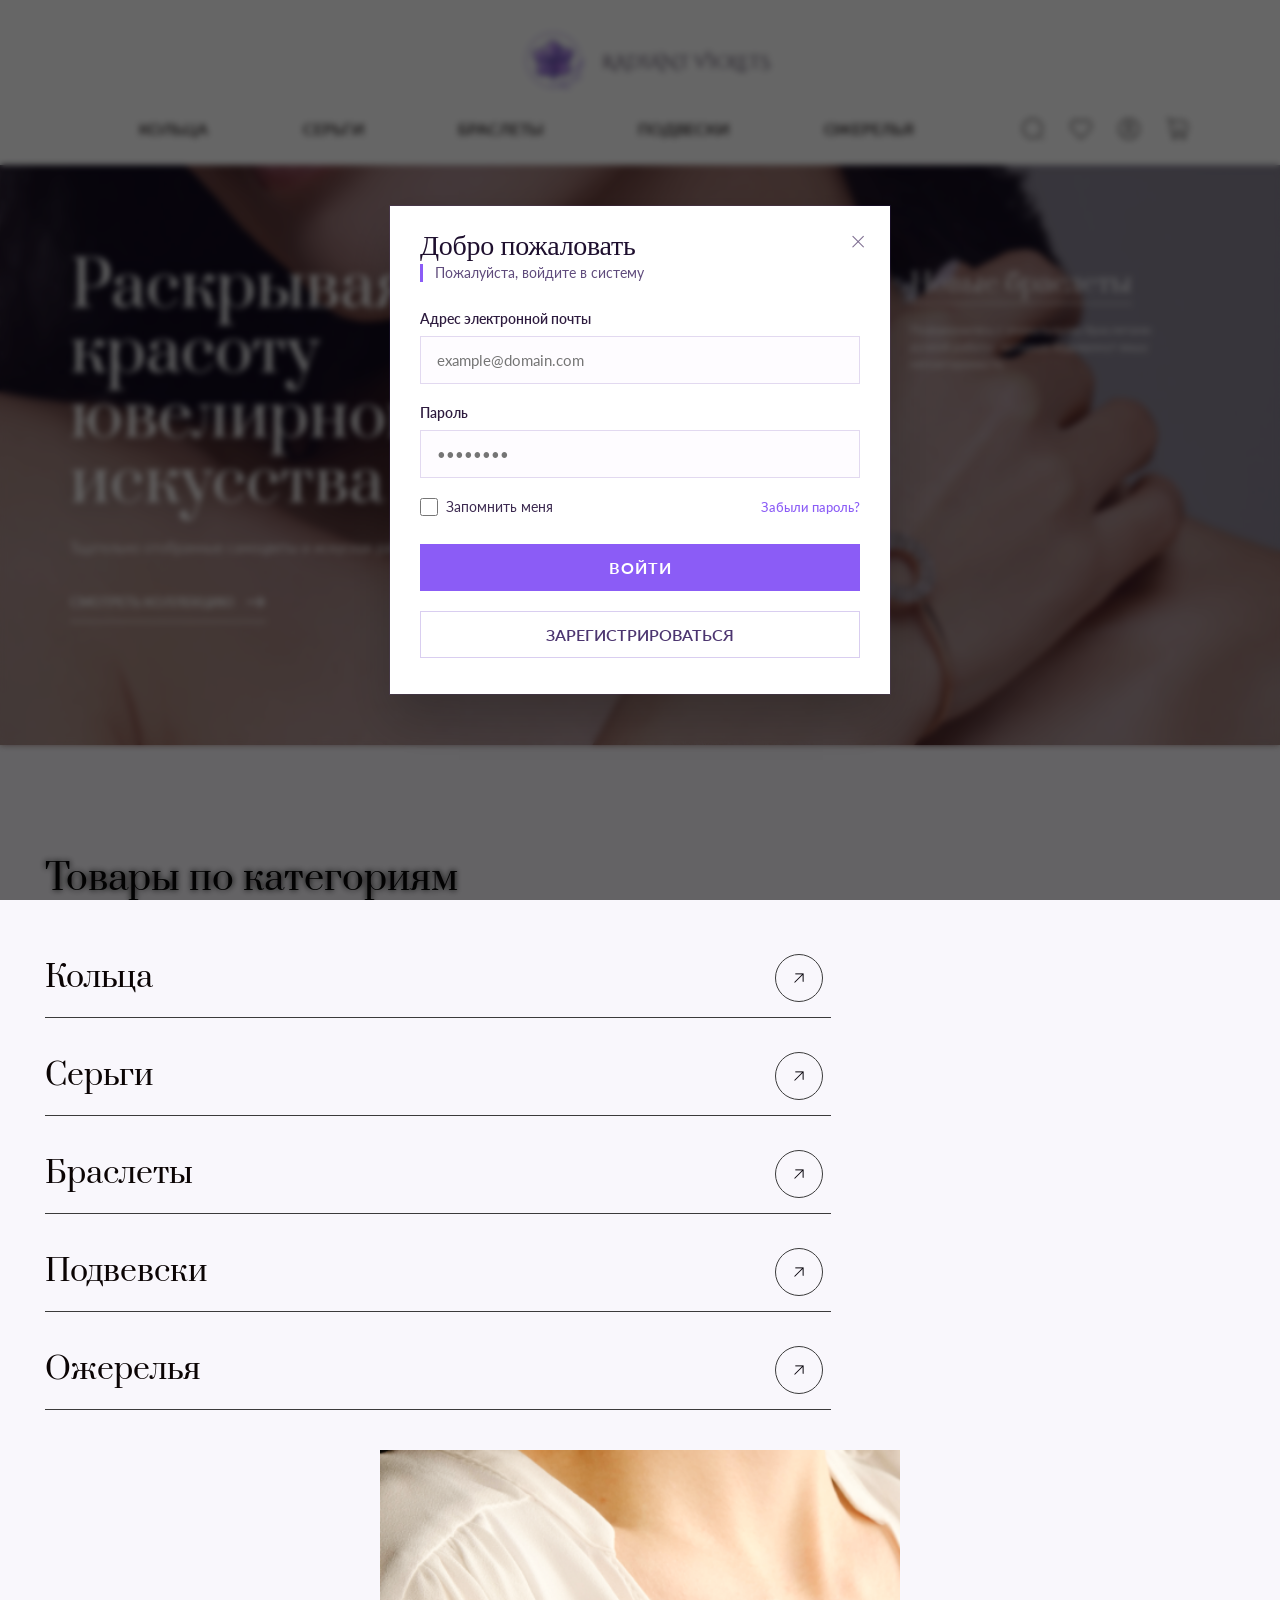
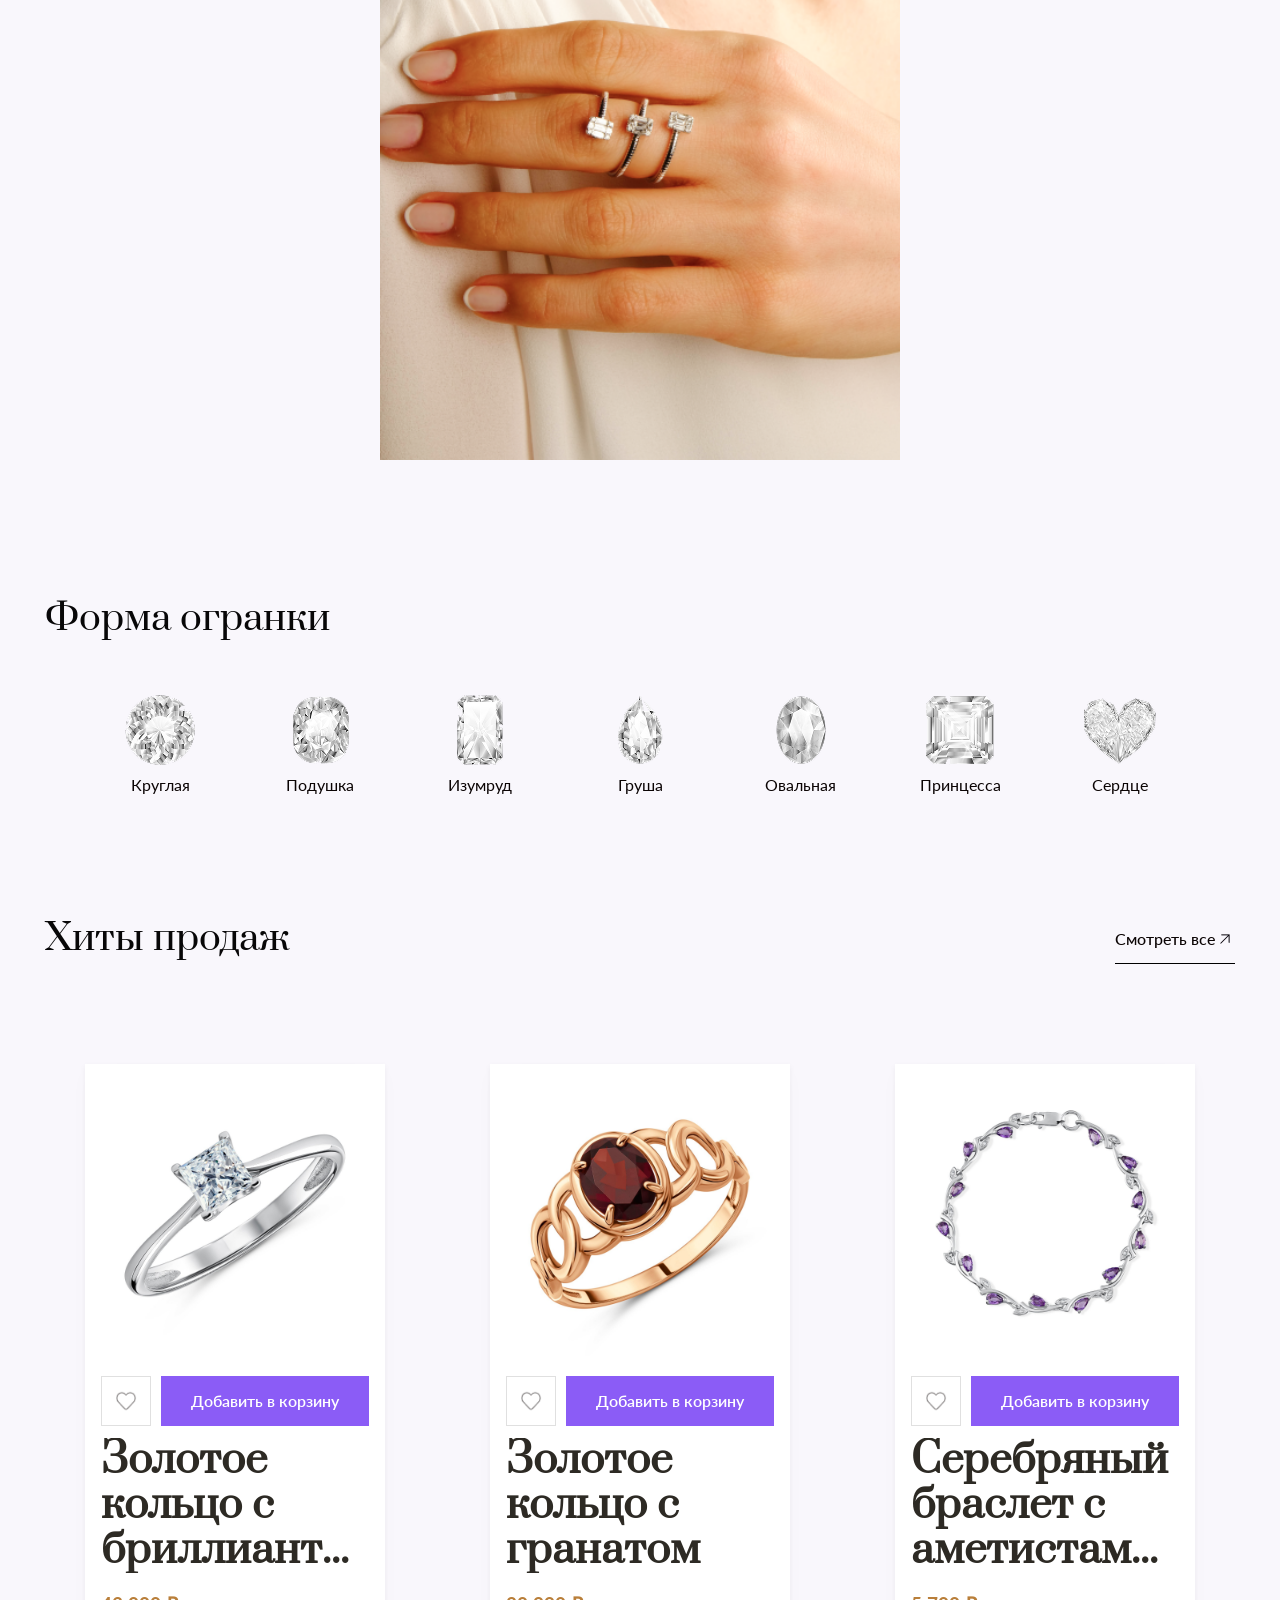
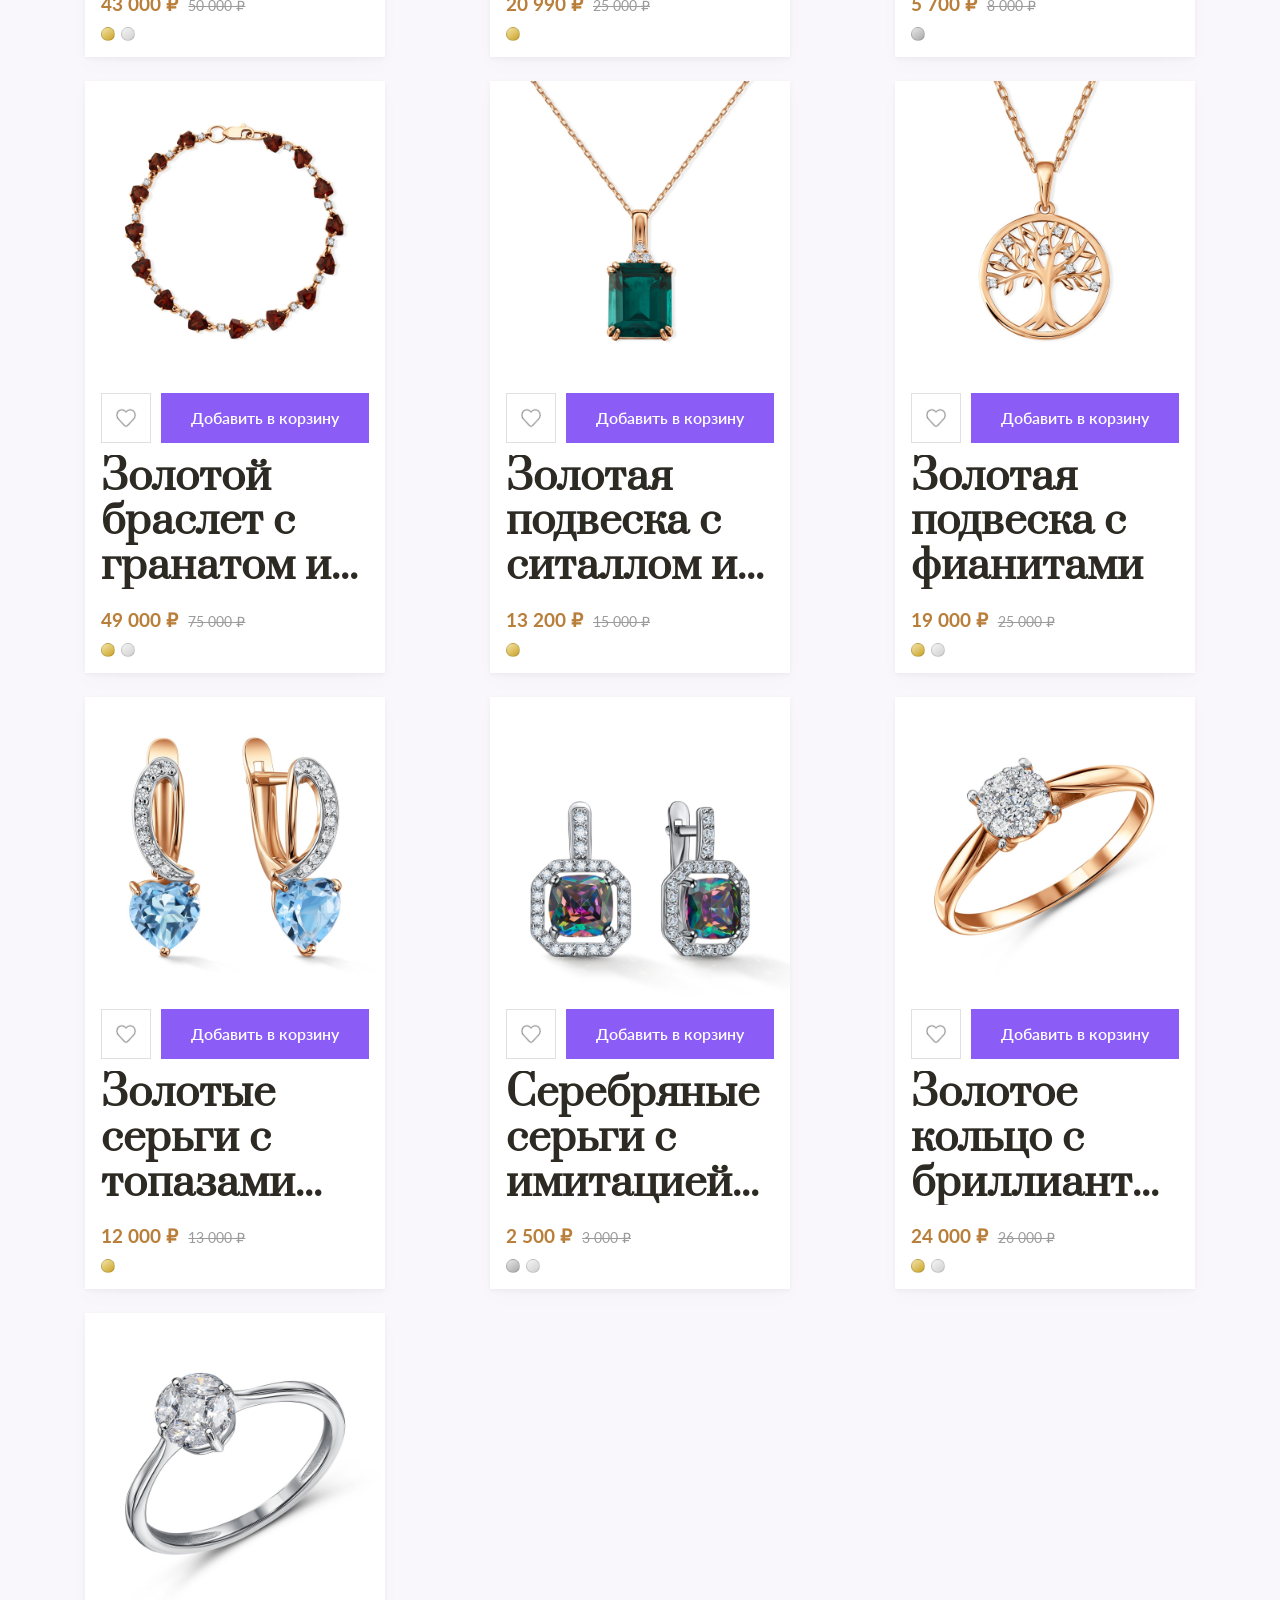
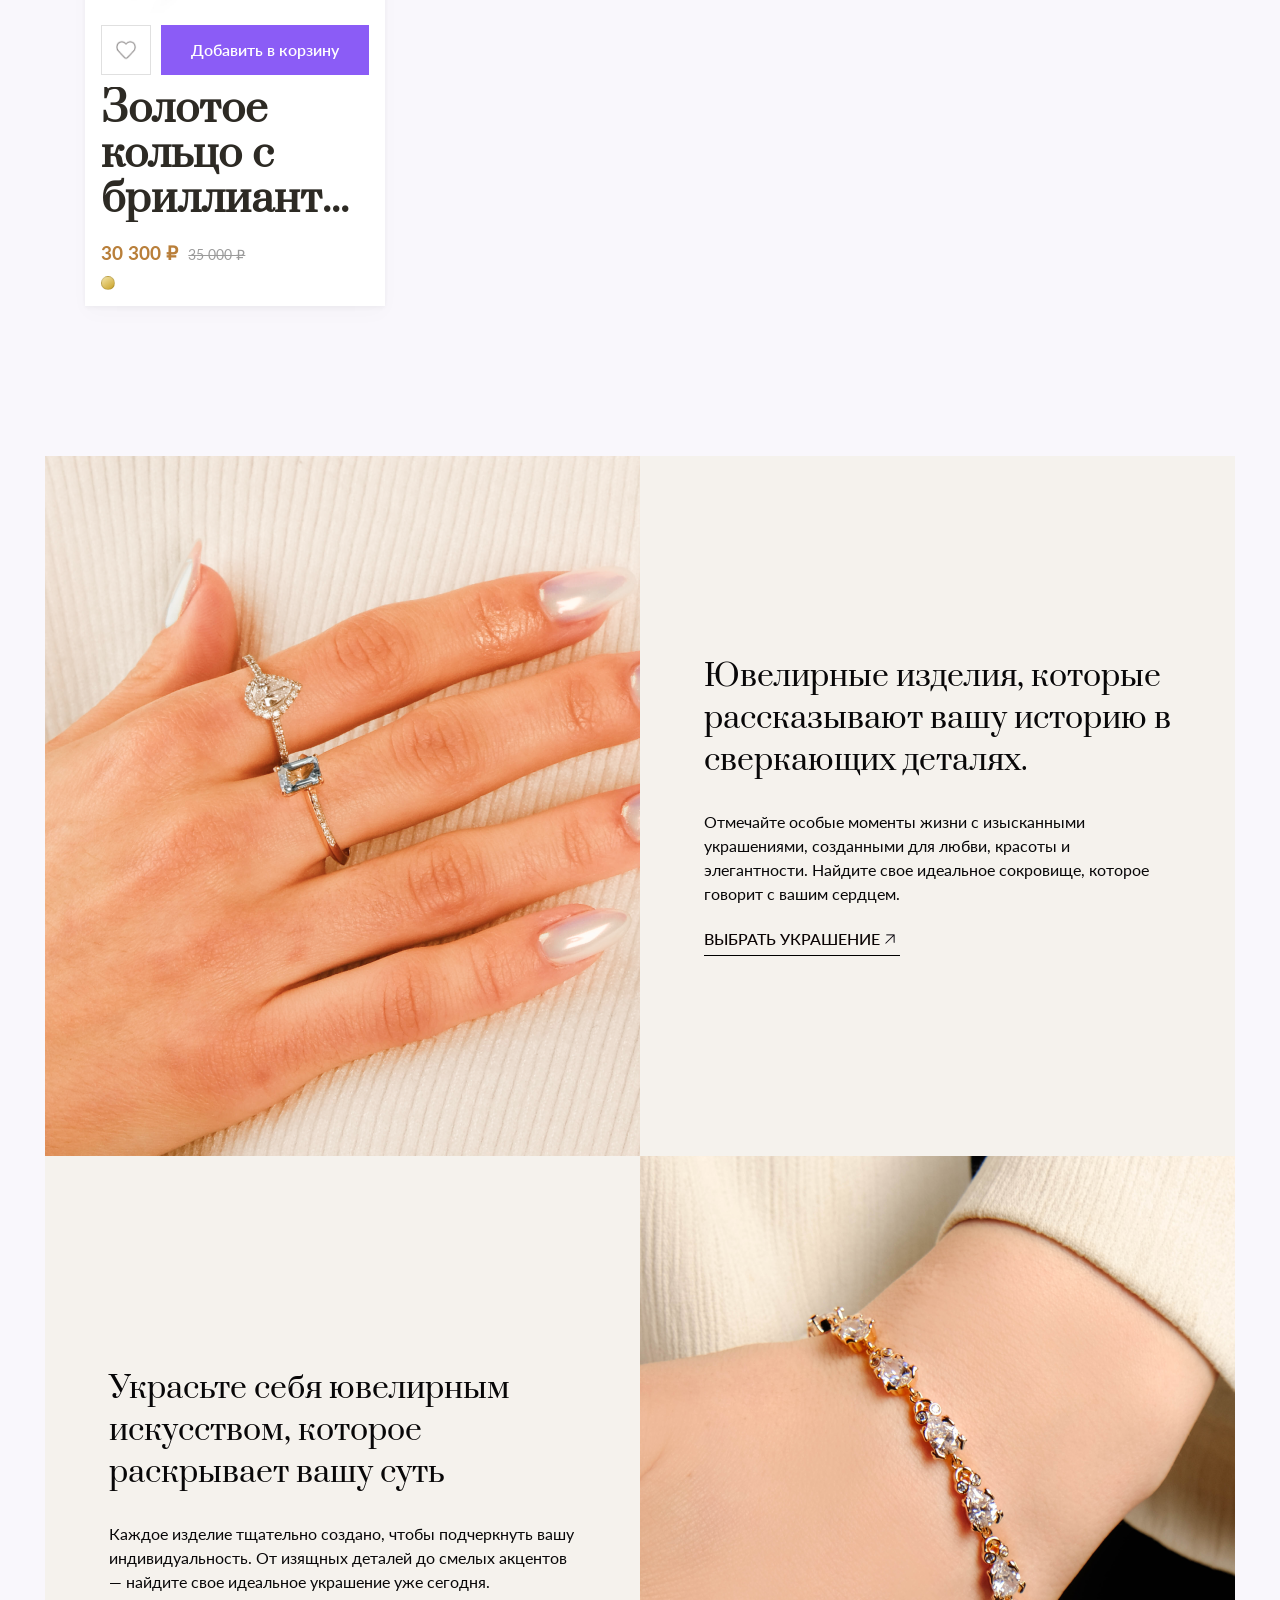
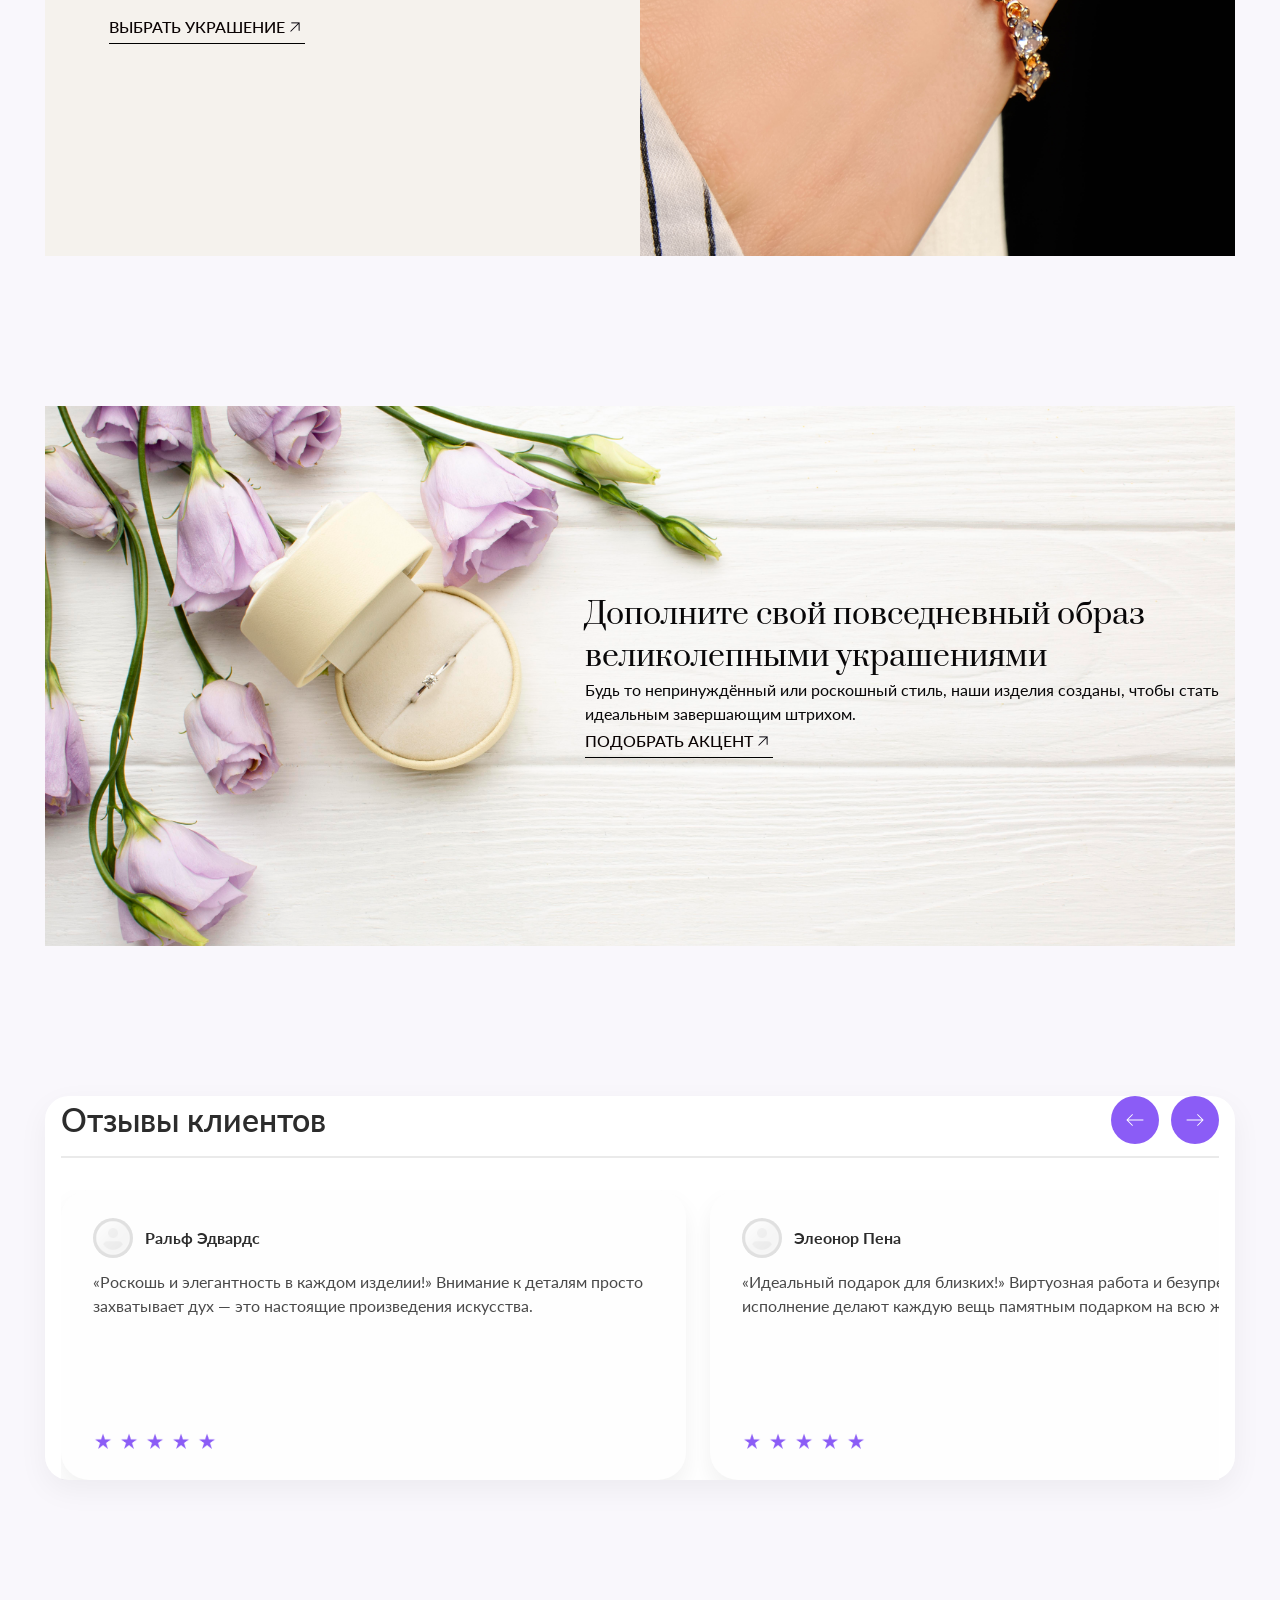
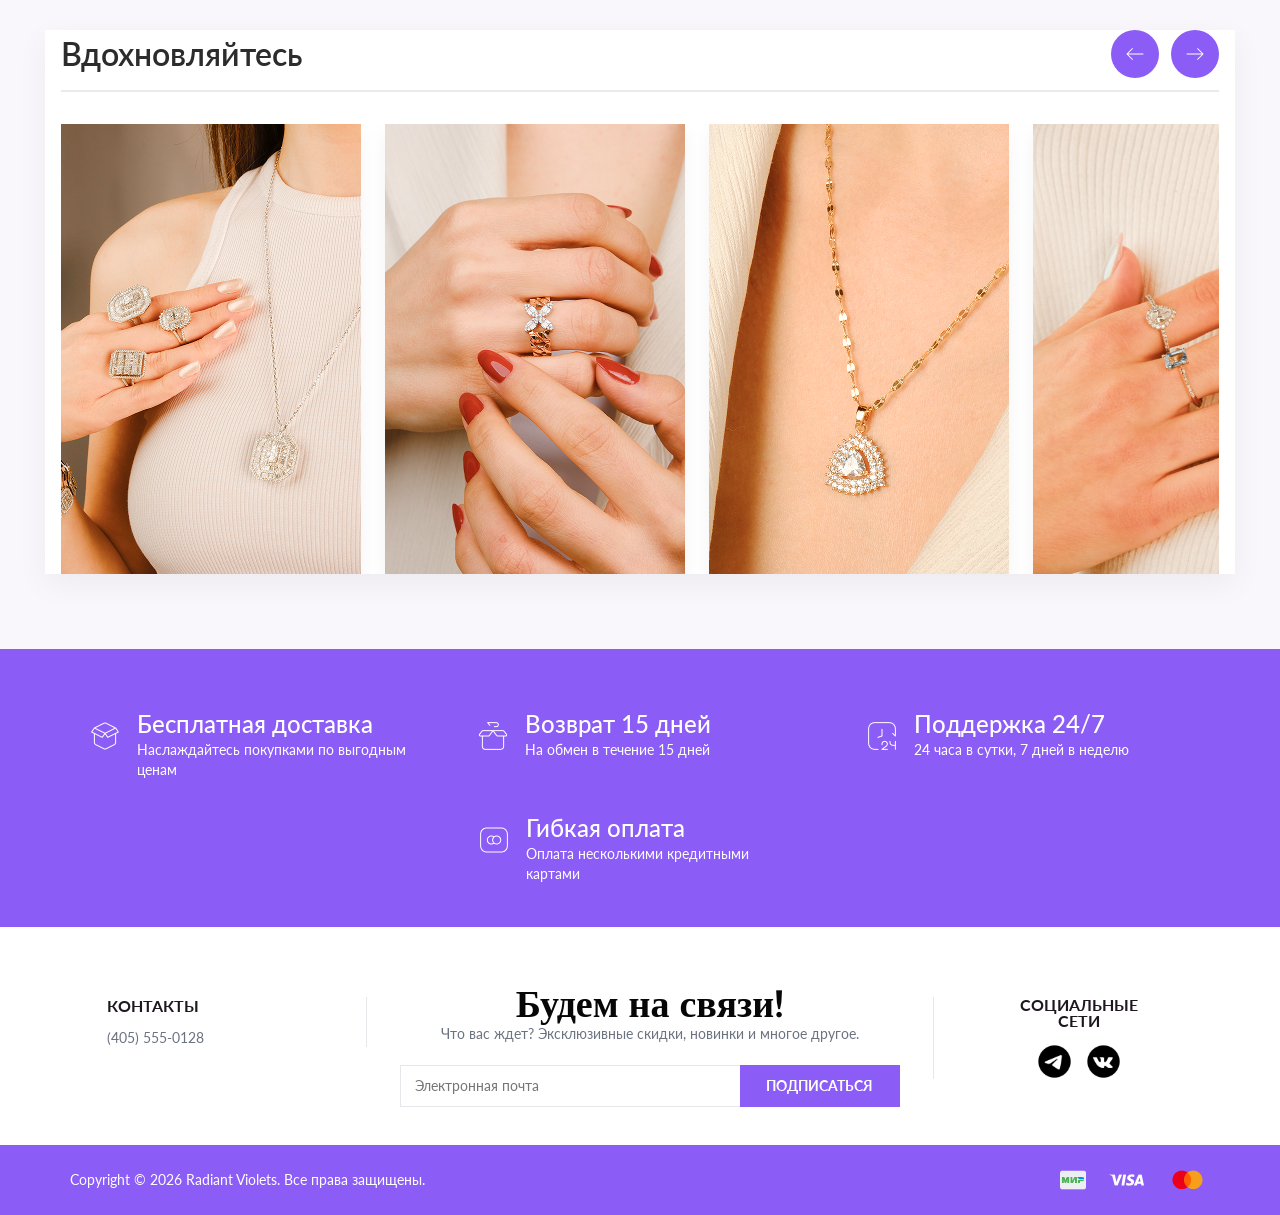
<file: admin.html>
<!DOCTYPE html>
<html lang="ru">
<head>
    <meta charset="UTF-8">
    <meta name="viewport" content="width=device-width, initial-scale=1.0">
    <title>Кабинет администратора — RADIANT VIOLETS</title>
    <link rel="stylesheet" href="./css/style.css">
    <link type="image/x-icon" href="./icon/Logo.png" rel="shortcut icon">
</head>
<body>
    <main class="admin-page">
        <section class="admin-head">
            <div class="admin-head-row">
                <div>
                    <h1>Кабинет администратора</h1>
                    <p>Заказы за день, отзывы к товарам и добавление в каталог.</p>
                </div>
                <div class="admin-head-actions">
                    <a href="./catalog.html" class="admin-link">Каталог</a>
                    <a href="./index.html" class="admin-link">На сайт</a>
                    <button type="button" class="admin-logout-btn" id="adminLogoutBtn">Выйти</button>
                </div>
            </div>
        </section>

        <div class="admin-tabs" role="tablist" aria-label="Разделы админ-панели">
            <button type="button" class="admin-tab is-active" role="tab" id="admin-tab-orders" data-tab="orders" aria-selected="true" aria-controls="admin-panel-orders">Заказы за день</button>
            <button type="button" class="admin-tab" role="tab" id="admin-tab-reviews" data-tab="reviews" aria-selected="false" aria-controls="admin-panel-reviews">Отзывы</button>
            <button type="button" class="admin-tab" role="tab" id="admin-tab-products" data-tab="products" aria-selected="false" aria-controls="admin-panel-products">Товары</button>
        </div>

        <div class="admin-panels">
            <section class="admin-panel is-active" role="tabpanel" id="admin-panel-orders" aria-labelledby="admin-tab-orders">
                <div class="admin-panel-toolbar">
                    <p class="admin-today-label" id="adminTodayCount">Загрузка…</p>
                    <button type="button" class="ghost" id="adminRefreshOrders">Обновить</button>
                </div>
                <div id="adminTodayOrders" class="admin-today-orders"></div>
            </section>

            <section class="admin-panel" role="tabpanel" id="admin-panel-reviews" aria-labelledby="admin-tab-reviews" hidden>
                <div class="admin-grid admin-grid-reviews">
                    <form id="adminReviewForm" class="admin-form">
                        <h2>Новый отзыв к товару</h2>
                        <label>Товар
                            <select id="adminReviewProduct" name="productId" required></select>
                        </label>
                        <label>Имя в отзыве
                            <input type="text" id="adminReviewAuthor" name="author" placeholder="RADIANT VIOLETS" value="RADIANT VIOLETS">
                        </label>
                        <label>Оценка
                            <select id="adminReviewStars" name="stars">
                                <option value="5">5 — отлично</option>
                                <option value="4">4</option>
                                <option value="3">3</option>
                                <option value="2">2</option>
                                <option value="1">1</option>
                            </select>
                        </label>
                        <label>Текст отзыва
                            <textarea id="adminReviewText" name="text" rows="4" required placeholder="Текст, который увидят на главной…"></textarea>
                        </label>
                        <button type="submit">Опубликовать на сайте</button>
                        <p id="adminReviewStatus" class="admin-status"></p>
                    </form>
                    <aside class="admin-list-wrap">
                        <h2>Опубликованные отзывы</h2>
                        <div id="adminReviewsList" class="admin-reviews-list"></div>
                    </aside>
                </div>
            </section>

            <section class="admin-panel" role="tabpanel" id="admin-panel-products" aria-labelledby="admin-tab-products" hidden>
                <div class="admin-grid">
                    <form id="adminProductForm" class="admin-form">
                        <h2>Новый товар</h2>
                        <label>Название
                            <input name="name" type="text" required>
                        </label>
                        <label>Текущая цена
                            <input name="currentPrice" type="number" min="0" required>
                        </label>
                        <label>Старая цена
                            <input name="oldPrice" type="number" min="0" value="0">
                        </label>
                        <label>Главное фото (imageUrl)
                            <input name="imageUrl" type="text" placeholder="./Товары/.../1.jpg" required>
                        </label>
                        <label>Категория
                            <select name="categoryId">
                                <option value="rings">Кольца</option>
                                <option value="earrings">Серьги</option>
                                <option value="bracelets">Браслеты</option>
                                <option value="necklaces">Ожерелья/подвески</option>
                                <option value="engagement">Помолвочные кольца</option>
                            </select>
                        </label>
                        <label>Огранка
                            <select name="cutId">
                                <option value="round">Круглая</option>
                                <option value="princess">Принцесса</option>
                                <option value="emerald">Изумруд</option>
                                <option value="oval">Овальная</option>
                                <option value="pear">Груша</option>
                                <option value="heart">Сердце</option>
                                <option value="cushion">Подушка</option>
                            </select>
                        </label>
                        <label>Размер
                            <input name="size" type="number" step="0.5" min="0">
                        </label>
                        <label>Металлы (через запятую: gold, white, silver)
                            <input name="metals" type="text" placeholder="gold, white">
                        </label>
                        <label>Остаток
                            <input name="stock" type="number" min="0" value="5">
                        </label>
                        <label>SKU
                            <input name="sku" type="text" placeholder="RV-XX-123">
                        </label>
                        <label>Описание
                            <textarea name="description" rows="4"></textarea>
                        </label>
                        <label>Фото галереи (каждое с новой строки)
                            <textarea name="mediaImages" rows="4" placeholder="./Товары/.../1.jpg"></textarea>
                        </label>
                        <label>Видео (каждое с новой строки)
                            <textarea name="mediaVideos" rows="4" placeholder="./Товары/.../1.mp4"></textarea>
                        </label>
                        <div class="admin-form-actions">
                            <button type="submit">Добавить товар</button>
                            <button type="button" id="adminResetBtn" class="ghost">Очистить форму</button>
                        </div>
                        <p id="adminStatus" class="admin-status"></p>
                    </form>
                    <aside class="admin-list-wrap">
                        <div class="admin-list-head">
                            <h2>Добавленные товары</h2>
                            <button type="button" id="adminClearAllBtn" class="ghost danger">Удалить все</button>
                        </div>
                        <div id="adminProductsList" class="admin-products-list"></div>
                    </aside>
                </div>
            </section>
        </div>
    </main>

    <script src="./Js/products-data.js"></script>
    <script src="./Js/admin-auth.js"></script>
    <script src="./Js/shop-orders.js"></script>
    <script src="./Js/site-reviews.js"></script>
    <script src="./Js/admin.js"></script>
    <script src="./Js/admin-cabinet.js"></script>
</body>
</html>
</file>
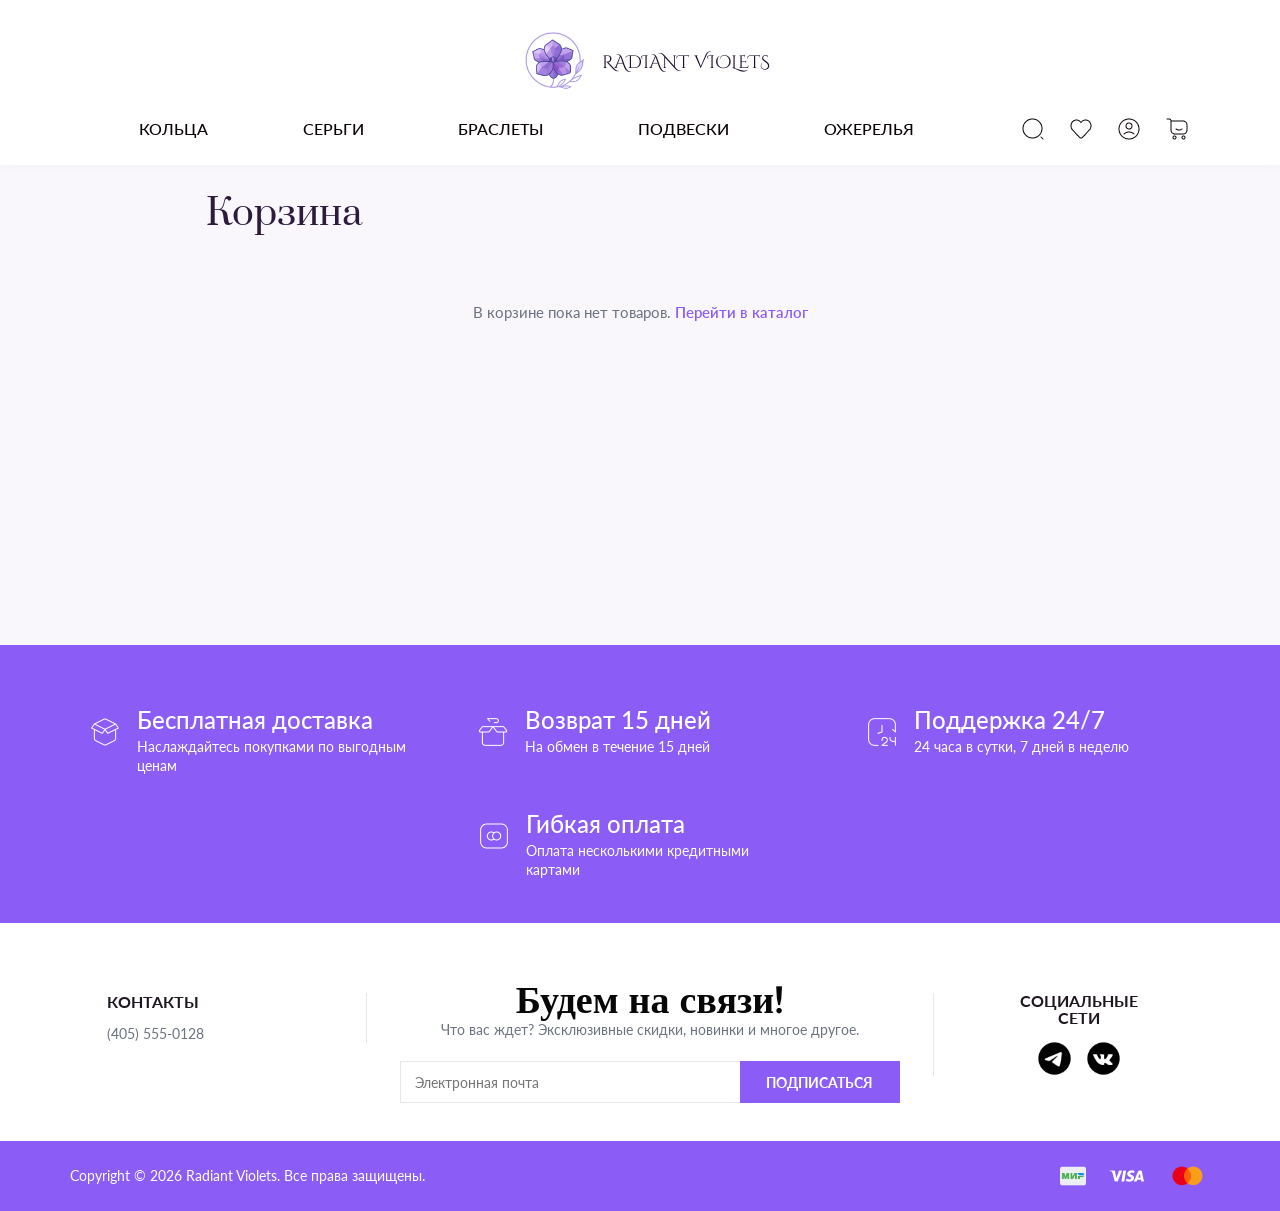
<file: cart.html>
<!DOCTYPE html>
<html lang="ru">
<head>
    <meta charset="UTF-8">
    <meta name="viewport" content="width=device-width, initial-scale=1.0">
    <title>Корзина — RADIANT VIOLETS</title>
    <link rel="stylesheet" href="./css/style.css">
    <link type="image/x-icon" href="./icon/Logo.png" rel="shortcut icon">
    <link type="image/x-icon" href="./icon/Logo.png" rel="icon">
</head>
<body>
    <div class="menu_bar">
        <input type="checkbox" id="burger_menu" class="burger_toggle" aria-hidden="true">
        <label for="burger_menu" class="burger_btn" aria-label="Открыть меню категорий">
            <span class="burger_line"></span>
            <span class="burger_line"></span>
            <span class="burger_line"></span>
        </label>

        <label for="burger_menu" class="burger_backdrop" aria-hidden="true"></label>
        <div class="burger_drawer" role="navigation" aria-label="Категории">
            <ul class="burger_nav">
                <li><a class="burger_link" href="./catalog.html?category=rings">КОЛЬЦА</a></li>
                <li><a class="burger_link" href="./catalog.html?category=earrings">СЕРЬГИ</a></li>
                <li><a class="burger_link" href="./catalog.html?category=bracelets">БРАСЛЕТЫ</a></li>
                <li><a class="burger_link" href="./catalog.html?category=necklaces">ПОДВЕСКИ</a></li>
                <li><a class="burger_link" href="./catalog.html?category=necklaces">ОЖЕРЕЛЬЯ</a></li>
                <li><a class="burger_link" href="./catalog.html?category=engagement">ПОМОЛВОЧНЫЕ КОЛЬЦА</a></li>
            </ul>
        </div>

        <div class="logo"><a href="./index.html"><img class="logo_img" src="./icon/Logo.png" alt=""></a><span class="logo_text">RADIANT VIOLETS</span></div>

        <ul class="nav">
            <li class="nav_item"><a class="nav_link" href="./catalog.html?category=rings">КОЛЬЦА</a></li>
            <li class="nav_item"><a class="nav_link" href="./catalog.html?category=earrings">СЕРЬГИ</a></li>
            <li class="nav_item"><a class="nav_link" href="./catalog.html?category=bracelets">БРАСЛЕТЫ</a></li>
            <li class="nav_item"><a class="nav_link" href="./catalog.html?category=necklaces">ПОДВЕСКИ</a></li>
            <li class="nav_item"><a class="nav_link" href="./catalog.html?category=necklaces">ОЖЕРЕЛЬЯ</a></li>
        </ul>
        <ul class="nav_btn">
            <li class="nav_item_btn nav_item_search" role="button" tabindex="0" aria-label="Поиск по каталогу"><img class="nav_btn_icon" src="./icon/search-btn-icon.png" alt=""></li>
            <li class="nav_item_btn nav_item_fav" aria-label="Открыть избранное">
                <img class="nav_btn_icon" src="./icon/favourite-btn-icon.png" alt="">
                <span class="fav_badge" id="favBadge" aria-hidden="true"></span>
            </li>
            <li class="nav_item_btn nav_item_user"><img class="nav_btn_icon" src="./icon/user-btn-icon.png" alt=""></li>
            <li class="nav_item_btn nav_item_cart" aria-label="Открыть корзину">
                <img class="nav_btn_icon" src="./icon/Cart-btn-icon.png" alt="">
                <span class="cart_badge" id="cartBadge" aria-hidden="true"></span>
            </li>
        </ul>
    </div>

    <div id="favOverlay" class="fav-overlay" aria-hidden="true">
        <div class="fav-drawer" role="dialog" aria-modal="true" aria-label="Избранное">
            <div class="fav-header">
                <h2 class="fav-title">Избранное</h2>
                <button type="button" class="fav-close" id="favCloseBtn" aria-label="Закрыть избранное">&times;</button>
            </div>
            <div class="fav-items" id="favItems" aria-label="Товары в избранном"></div>
        </div>
    </div>

    <div id="cartOverlay" class="cart-overlay" aria-hidden="true">
        <div class="cart-drawer" role="dialog" aria-modal="true" aria-label="Корзина">
            <div class="cart-header">
                <h2 class="cart-title">Корзина</h2>
                <button type="button" class="cart-close" id="cartCloseBtn" aria-label="Закрыть корзину">&times;</button>
            </div>
            <div class="cart-items" id="cartItems" aria-label="Товары в корзине"></div>
            <div class="cart-footer">
                <div class="cart-summary">
                    <span class="cart-summary-label">Итоговая сумма</span>
                    <span class="cart-summary-value" id="cartTotal">0 ₽</span>
                </div>
                <button type="button" class="cart-checkout" id="checkoutBtn">Оформить заказ</button>
            </div>
        </div>
    </div>

    <div id="searchOverlay" class="search-overlay" aria-hidden="true">
        <div class="search-modal" role="dialog" aria-modal="true" aria-label="Поиск">
            <button type="button" class="search-close" aria-label="Закрыть поиск">&times;</button>
            <h2 class="search-title">Поиск по каталогу</h2>
            <form id="searchForm" action="./catalog.html" method="get">
                <label class="visually-hidden" for="searchInput">Запрос</label>
                <input type="search" name="q" id="searchInput" placeholder="Название украшения..." autocomplete="off">
                <button type="submit">Найти</button>
            </form>
        </div>
    </div>

    <div id="authModal" class="modal-overlay">
        <div class="modal-container">
            <div class="modal-content">
                <button class="close-modal" aria-label="Закрыть окно">&times;</button>
                <div id="loginFormContainer" class="form-container">
                    <div class="form-title">Добро пожаловать</div>
                    <div class="form-subtitle">Пожалуйста, войдите в систему</div>
                    <form id="loginForm">
                        <div class="input-group">
                            <label>Адрес электронной почты</label>
                            <input type="email" id="loginEmail" placeholder="example@domain.com" required>
                        </div>
                        <div class="input-group">
                            <label>Пароль</label>
                            <input type="password" id="loginPassword" placeholder="••••••••" required>
                        </div>
                        <div class="row-between">
                            <label class="checkbox-label">
                                <input type="checkbox" id="rememberMe"> Запомнить меня
                            </label>
                            <a href="#" class="forgot-link" id="forgotPasswordLink">Забыли пароль?</a>
                        </div>
                        <button type="submit" class="btn-primary">ВОЙТИ</button>
                    </form>
                    <button id="showRegisterBtn" class="btn-secondary">ЗАРЕГИСТРИРОВАТЬСЯ</button>
                </div>
                <div id="registerFormContainer" class="form-container hidden-form">
                    <div class="form-title">Регистрация</div>
                    <div class="form-subtitle">Пожалуйста, заполните данные</div>
                    <form id="registerForm">
                        <div class="input-group">
                            <label>ФИО</label>
                            <input type="text" id="regName" placeholder="Иванов Иван Иванович" required>
                        </div>
                        <div class="input-group">
                            <label>Адрес электронной почты</label>
                            <input type="email" id="regEmail" placeholder="hello@example.com" required>
                        </div>
                        <div class="input-group">
                            <label>Пароль</label>
                            <input type="password" id="regPassword" placeholder="Создайте пароль" required>
                        </div>
                        <div class="terms-check">
                            <label class="checkbox-label">
                                <input type="checkbox" id="acceptTerms"> Я принимаю условия соглашения
                            </label>
                        </div>
                        <button type="submit" class="btn-primary">ЗАРЕГИСТРИРОВАТЬСЯ</button>
                    </form>
                    <button id="showLoginBtn" class="btn-secondary">ВОЙТИ</button>
                </div>
            </div>
        </div>
    </div>

    <main class="cart-page-main">
        <div class="container cart-page-inner">
            <h1 class="cart-page-title">Корзина</h1>
            <div id="cartPageEmpty" class="cart-page-empty hidden">В корзине пока нет товаров. <a href="./catalog.html">Перейти в каталог</a></div>
            <div id="cartPageList" class="cart-page-list"></div>
            <div id="cartPageSummary" class="cart-page-summary">
                <div class="cart-page-total-row">
                    <span>Итого</span>
                    <span id="cartPageTotal" class="cart-page-total-value">0 ₽</span>
                </div>
                <a href="./checkout.html" id="cartPageCheckout" class="cart-page-checkout-btn">Оформить заказ</a>
            </div>
        </div>
    </main>

    <footer class="footer">
        <div class="FSP">
            <div class="FSP_item">
                <img class="fsp_icon" src="./icon/беспл-дост.png" alt="">
                <div class="fsp_text">
                    <h1 class="fsp_title">Бесплатная доставка</h1>
                    <p class="fsp_dsc">Наслаждайтесь покупками по выгодным ценам</p>
                </div>
            </div>
            <div class="FSP_item">
                <img class="fsp_icon" src="./icon/возврат.png" alt="">
                <div class="fsp_text">
                    <h1 class="fsp_title">Возврат 15 дней</h1>
                    <p class="fsp_dsc">На обмен в течение 15 дней</p>
                </div>
            </div>
            <div class="FSP_item">
                <img class="fsp_icon" src="./icon/поддержка.png" alt="">
                <div class="fsp_text">
                    <h1 class="fsp_title">Поддержка 24/7</h1>
                    <p class="fsp_dsc">24 часа в сутки, 7 дней в неделю</p>
                </div>
            </div>
            <div class="FSP_item">
                <img class="fsp_icon" src="./icon/оплата.png" alt="">
                <div class="fsp_text">
                    <h1 class="fsp_title">Гибкая оплата</h1>
                    <p class="fsp_dsc">Оплата несколькими кредитными картами</p>
                </div>
            </div>
        </div>
        <div class="footer_content">
            <div class="footer_contacts">
                <h2 class="footer_section_title">КОНТАКТЫ</h2>
                <p class="footer_phone">(405) 555-0128</p>
            </div>
            <div class="footer_subscribe">
                <h2 class="subscribe_title">Будем на связи!</h2>
                <p class="subscribe_desc">Что вас ждет? Эксклюзивные скидки, новинки и многое другое.</p>
                <form class="subscribe_form" action="#" method="post">
                    <input class="subscribe_input" type="email" name="email" placeholder="Электронная почта" required>
                    <button class="subscribe_btn" type="submit">ПОДПИСАТЬСЯ</button>
                </form>
            </div>
            <div class="footer_social">
                <h2 class="footer_section_title footer_section_title_social">СОЦИАЛЬНЫЕ<br>СЕТИ</h2>
                <div class="social_icons">
                    <a class="social_link" href="#" aria-label="Telegram">
                        <img class="social_icon" src="./icon/Tg.png" alt="">
                    </a>
                    <a class="social_link" href="#" aria-label="Vk">
                        <img class="social_icon" src="./icon/VK.png" alt="">
                    </a>
                </div>
            </div>
        </div>
        <div class="footer_bottom">
            <div class="footer_copyright">Copyright © 2026 Radiant Violets. Все права защищены.</div>
            <div class="payment_icons" aria-label="Платежные системы">
                <img class="payment_icon" src="./icon/MIR.png" alt="МИР">
                <img class="payment_icon" src="./icon/Visa.png" alt="Visa">
                <img class="payment_icon" src="./icon/Mastercard.png" alt="Mastercard">
            </div>
        </div>
    </footer>

    <script src="./Js/cart.js"></script>
    <script src="./Js/favorites.js"></script>
    <script src="./Js/products-data.js"></script>
    <script src="./Js/search.js"></script>
    <script src="./Js/cart-page.js"></script>
    <script src="./Js/auth-api.js"></script>
    <script src="./Js/auth-service.js"></script>
    <script src="./Js/admin-auth.js"></script>
    <script src="./Js/Menu-bar.js"></script>
</body>
</html>
</file>
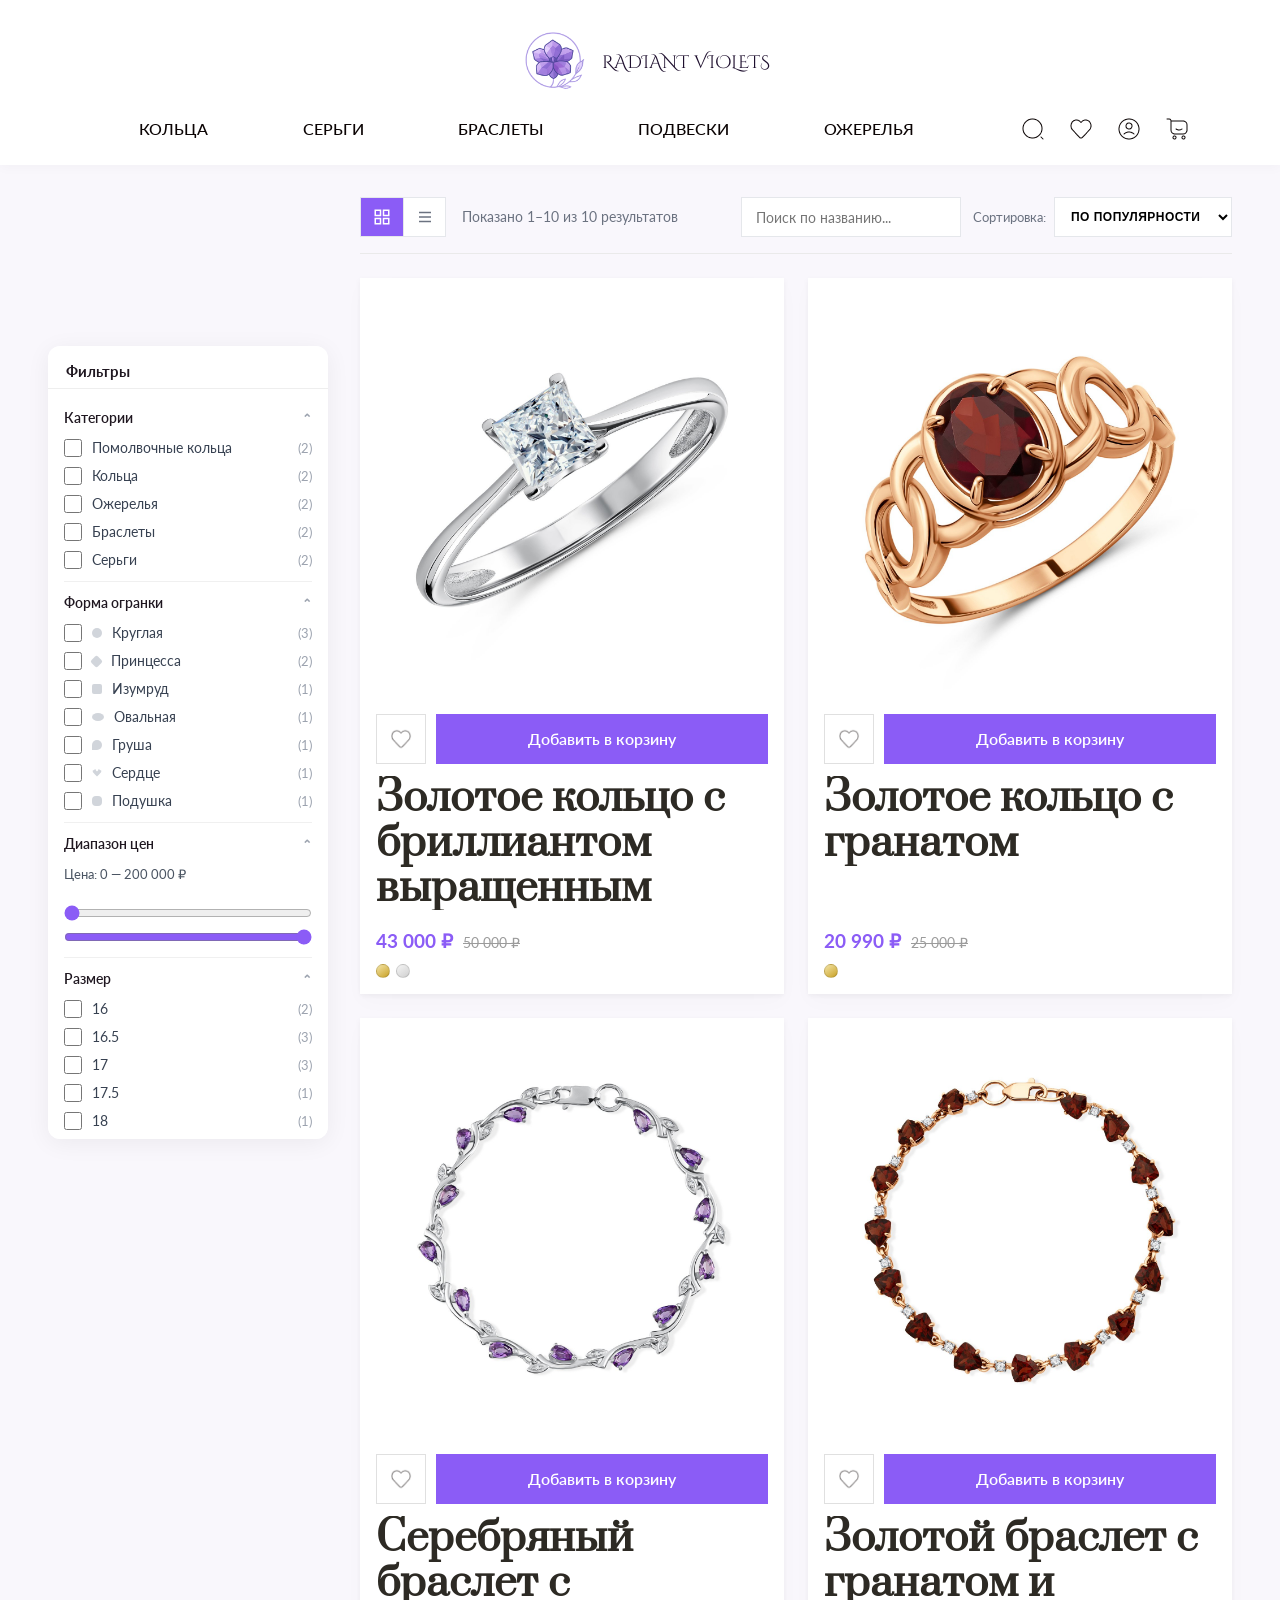
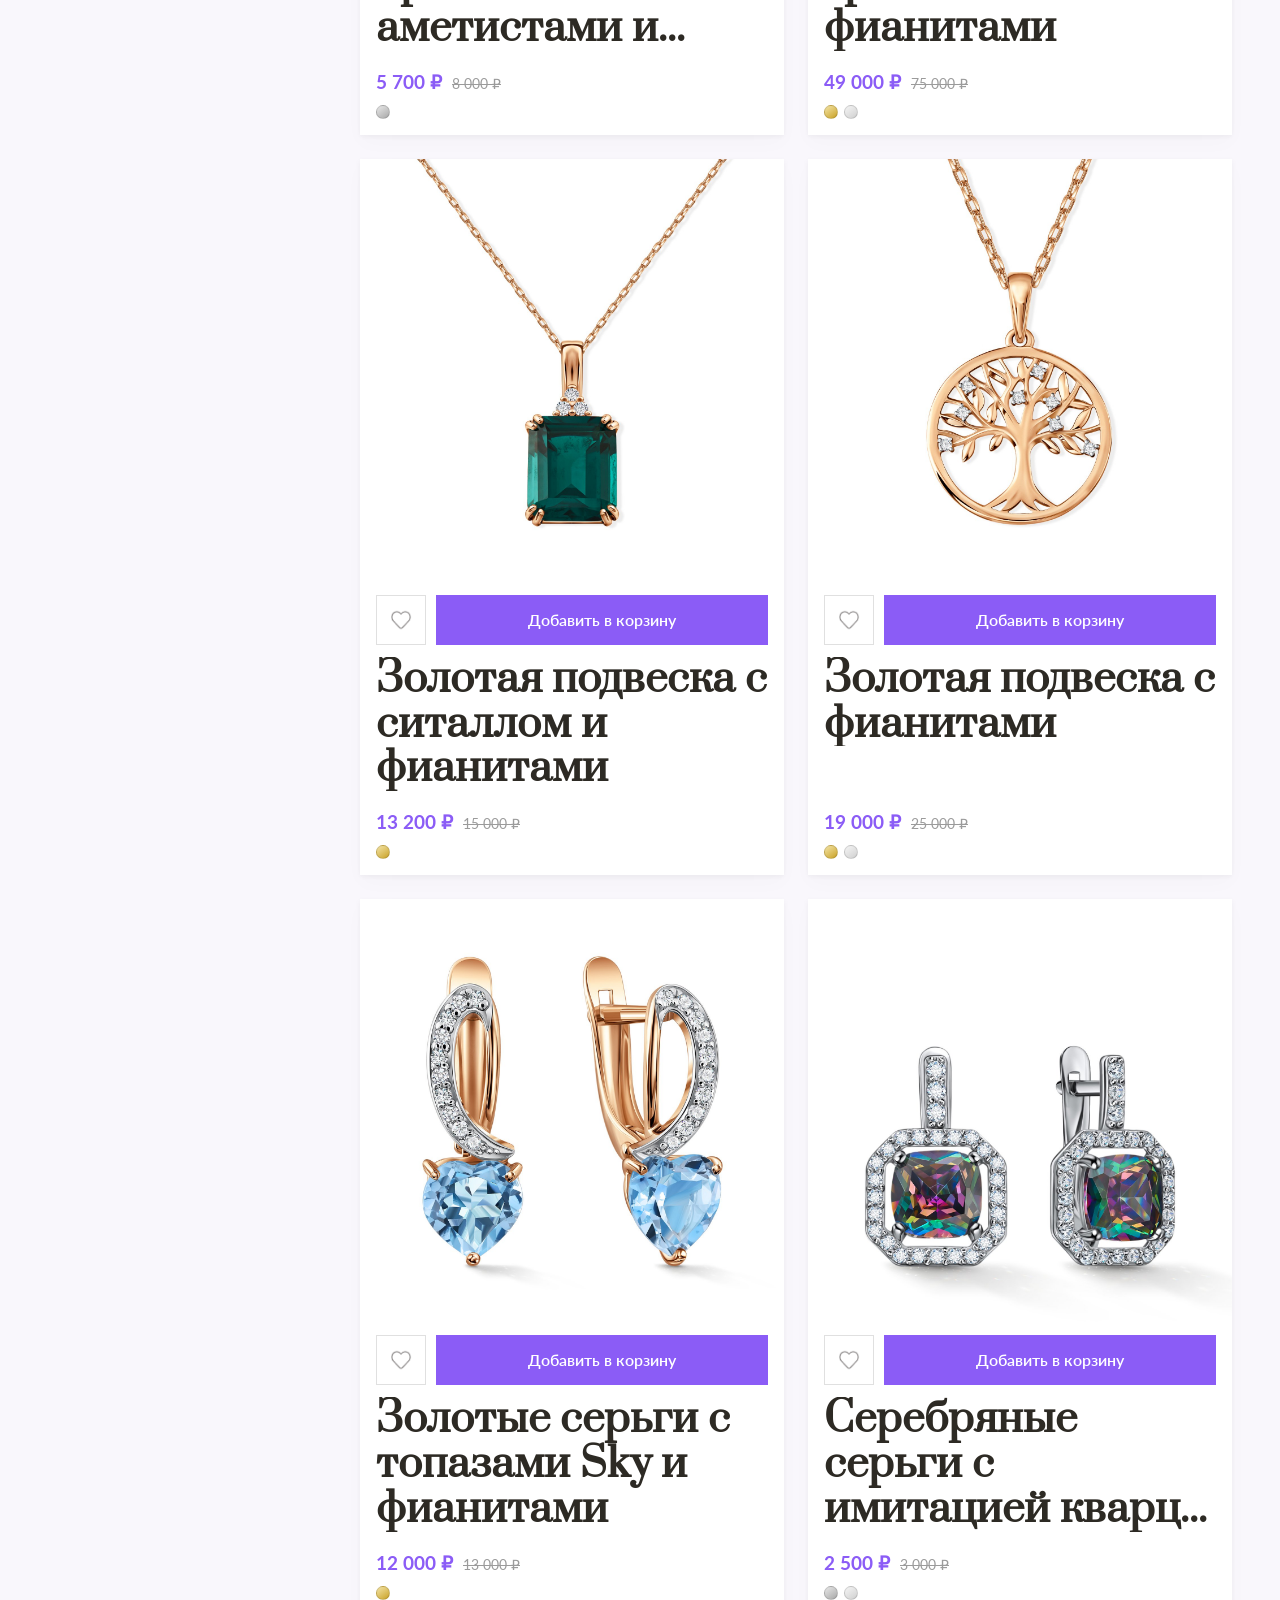
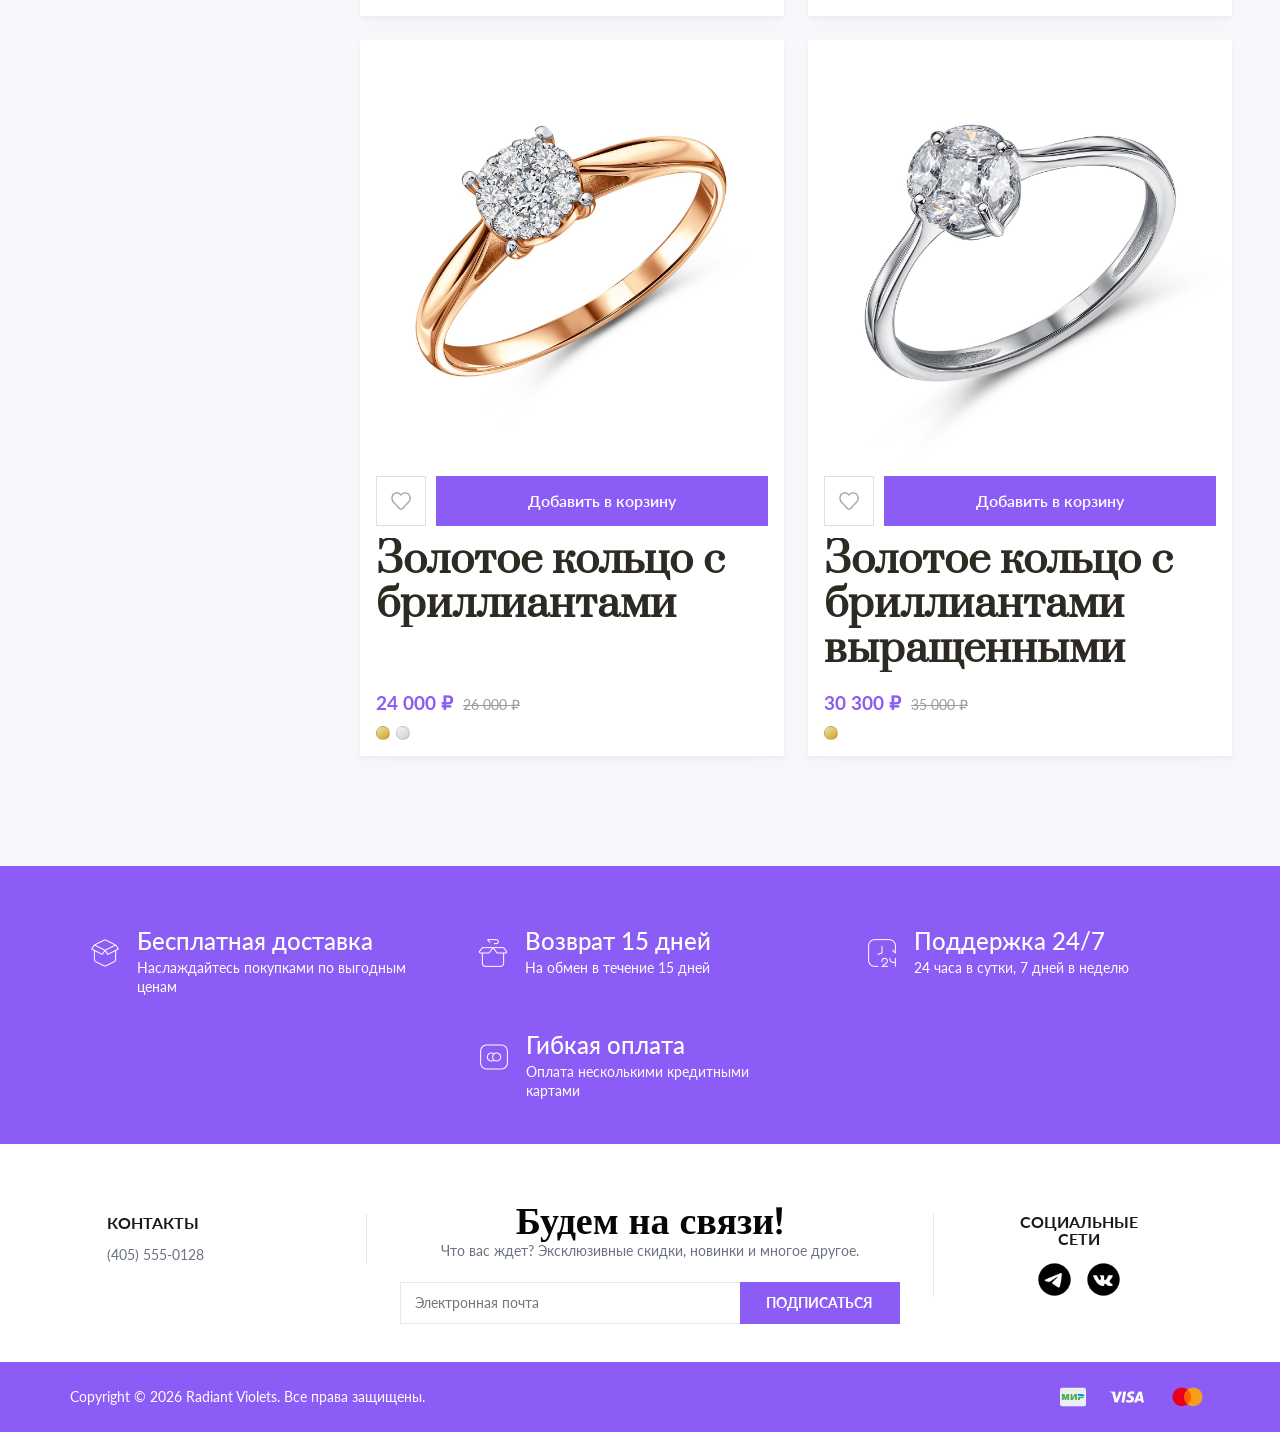
<file: catalog.html>
<!DOCTYPE html>
<html lang="ru">
<head>
    <meta charset="UTF-8">
    <meta name="viewport" content="width=device-width, initial-scale=1.0">
    <title>Каталог — RADIANT VIOLETS</title>
    <link rel="stylesheet" href="./css/style.css">
    <link type="image/x-icon" href="./icon/Logo.png" rel="shortcut icon">
    <link type="image/x-icon" href="./icon/Logo.png" rel="icon">
</head>
<body>
    <div class="menu_bar">
        <input type="checkbox" id="burger_menu" class="burger_toggle" aria-hidden="true">
        <label for="burger_menu" class="burger_btn" aria-label="Открыть меню категорий">
            <span class="burger_line"></span>
            <span class="burger_line"></span>
            <span class="burger_line"></span>
        </label>

        <label for="burger_menu" class="burger_backdrop" aria-hidden="true"></label>
        <div class="burger_drawer" role="navigation" aria-label="Категории">
            <ul class="burger_nav">
                <li><a class="burger_link" href="./catalog.html?category=rings">КОЛЬЦА</a></li>
                <li><a class="burger_link" href="./catalog.html?category=earrings">СЕРЬГИ</a></li>
                <li><a class="burger_link" href="./catalog.html?category=bracelets">БРАСЛЕТЫ</a></li>
                <li><a class="burger_link" href="./catalog.html?category=necklaces">ПОДВЕСКИ</a></li>
                <li><a class="burger_link" href="./catalog.html?category=necklaces">ОЖЕРЕЛЬЯ</a></li>
                <li><a class="burger_link" href="./catalog.html?category=engagement">ПОМОЛВОЧНЫЕ КОЛЬЦА</a></li>
            </ul>
        </div>

        <div class="logo"><a href="./index.html"><img class="logo_img" src="./icon/Logo.png" alt=""></a><span class="logo_text">RADIANT VIOLETS</span></div>

        <ul class="nav">
            <li class="nav_item"><a class="nav_link" href="./catalog.html?category=rings">КОЛЬЦА</a></li>
            <li class="nav_item"><a class="nav_link" href="./catalog.html?category=earrings">СЕРЬГИ</a></li>
            <li class="nav_item"><a class="nav_link" href="./catalog.html?category=bracelets">БРАСЛЕТЫ</a></li>
            <li class="nav_item"><a class="nav_link" href="./catalog.html?category=necklaces">ПОДВЕСКИ</a></li>
            <li class="nav_item"><a class="nav_link" href="./catalog.html?category=necklaces">ОЖЕРЕЛЬЯ</a></li>
        </ul>
        <ul class="nav_btn">
            <li class="nav_item_btn nav_item_search" role="button" tabindex="0" aria-label="Поиск по каталогу"><img class="nav_btn_icon" src="./icon/search-btn-icon.png" alt=""></li>
            <li class="nav_item_btn nav_item_fav" aria-label="Открыть избранное">
                <img class="nav_btn_icon" src="./icon/favourite-btn-icon.png" alt="">
                <span class="fav_badge" id="favBadge" aria-hidden="true"></span>
            </li>
            <li class="nav_item_btn nav_item_user"><img class="nav_btn_icon" src="./icon/user-btn-icon.png" alt=""></li>
            <li class="nav_item_btn nav_item_cart" aria-label="Открыть корзину">
                <img class="nav_btn_icon" src="./icon/Cart-btn-icon.png" alt="">
                <span class="cart_badge" id="cartBadge" aria-hidden="true"></span>
            </li>
        </ul>
    </div>

    <div id="favOverlay" class="fav-overlay" aria-hidden="true">
        <div class="fav-drawer" role="dialog" aria-modal="true" aria-label="Избранное">
            <div class="fav-header">
                <h2 class="fav-title">Избранное</h2>
                <button type="button" class="fav-close" id="favCloseBtn" aria-label="Закрыть избранное">&times;</button>
            </div>
            <div class="fav-items" id="favItems" aria-label="Товары в избранном"></div>
        </div>
    </div>

    <div id="cartOverlay" class="cart-overlay" aria-hidden="true">
        <div class="cart-drawer" role="dialog" aria-modal="true" aria-label="Корзина">
            <div class="cart-header">
                <h2 class="cart-title">Корзина</h2>
                <button type="button" class="cart-close" id="cartCloseBtn" aria-label="Закрыть корзину">&times;</button>
            </div>
            <div class="cart-items" id="cartItems" aria-label="Товары в корзине"></div>
            <div class="cart-footer">
                <div class="cart-summary">
                    <span class="cart-summary-label">Итоговая сумма</span>
                    <span class="cart-summary-value" id="cartTotal">0 ₽</span>
                </div>
                <button type="button" class="cart-checkout" id="checkoutBtn">Оформить заказ</button>
            </div>
        </div>
    </div>

    <div id="searchOverlay" class="search-overlay" aria-hidden="true">
        <div class="search-modal" role="dialog" aria-modal="true" aria-label="Поиск">
            <button type="button" class="search-close" aria-label="Закрыть поиск">&times;</button>
            <h2 class="search-title">Поиск по каталогу</h2>
            <form id="searchForm" action="./catalog.html" method="get">
                <label class="visually-hidden" for="searchInput">Запрос</label>
                <input type="search" name="q" id="searchInput" placeholder="Название украшения..." autocomplete="off">
                <button type="submit">Найти</button>
            </form>
        </div>
    </div>

    <div id="authModal" class="modal-overlay">
        <div class="modal-container">
            <div class="modal-content">
                <button class="close-modal" aria-label="Закрыть окно">&times;</button>
                <div id="loginFormContainer" class="form-container">
                    <div class="form-title">Добро пожаловать</div>
                    <div class="form-subtitle">Пожалуйста, войдите в систему</div>
                    <form id="loginForm">
                        <div class="input-group">
                            <label>Адрес электронной почты</label>
                            <input type="email" id="loginEmail" placeholder="example@domain.com" required>
                        </div>
                        <div class="input-group">
                            <label>Пароль</label>
                            <input type="password" id="loginPassword" placeholder="••••••••" required>
                        </div>
                        <div class="row-between">
                            <label class="checkbox-label">
                                <input type="checkbox" id="rememberMe"> Запомнить меня
                            </label>
                            <a href="#" class="forgot-link" id="forgotPasswordLink">Забыли пароль?</a>
                        </div>
                        <button type="submit" class="btn-primary">ВОЙТИ</button>
                    </form>
                    <button id="showRegisterBtn" class="btn-secondary">ЗАРЕГИСТРИРОВАТЬСЯ</button>
                </div>
                <div id="registerFormContainer" class="form-container hidden-form">
                    <div class="form-title">Регистрация</div>
                    <div class="form-subtitle">Пожалуйста, заполните данные</div>
                    <form id="registerForm">
                        <div class="input-group">
                            <label>ФИО</label>
                            <input type="text" id="regName" placeholder="Иванов Иван Иванович" required>
                        </div>
                        <div class="input-group">
                            <label>Адрес электронной почты</label>
                            <input type="email" id="regEmail" placeholder="hello@example.com" required>
                        </div>
                        <div class="input-group">
                            <label>Пароль</label>
                            <input type="password" id="regPassword" placeholder="Создайте пароль" required>
                        </div>
                        <div class="terms-check">
                            <label class="checkbox-label">
                                <input type="checkbox" id="acceptTerms"> Я принимаю условия соглашения
                            </label>
                        </div>
                        <button type="submit" class="btn-primary">ЗАРЕГИСТРИРОВАТЬСЯ</button>
                    </form>
                    <button id="showLoginBtn" class="btn-secondary">ВОЙТИ</button>
                </div>
            </div>
        </div>
    </div>

    <main class="catalog-page">
        <div class="catalog-layout">
            <div id="filterBackdrop" class="catalog-filter-backdrop" aria-hidden="true"></div>

            <aside id="catalogSidebar" class="catalog-sidebar">
                <div class="catalog-sidebar-head">
                    <span class="catalog-sidebar-title">Фильтры</span>
                    <button type="button" id="filterCloseBtn" class="catalog-filter-close-mobile" aria-label="Закрыть фильтры">&times;</button>
                </div>
                <div class="catalog-filters-scroll">
                    <details class="filter-block" open>
                        <summary>Категории</summary>
                        <div id="filterCategories" class="filter-block-body"></div>
                    </details>
                    <details class="filter-block" open>
                        <summary>Форма огранки</summary>
                        <div id="filterCuts" class="filter-block-body"></div>
                    </details>
                    <details class="filter-block" open>
                        <summary>Диапазон цен</summary>
                        <div class="filter-block-body">
                            <p id="priceRangeLabel" class="price-range-label">Цена: 0 — 200 000 ₽</p>
                            <div class="price-range-wrap">
                                <input type="range" id="priceMin" min="0" max="200000" step="1000" value="0" aria-label="Минимальная цена">
                                <input type="range" id="priceMax" min="0" max="200000" step="1000" value="200000" aria-label="Максимальная цена">
                            </div>
                        </div>
                    </details>
                    <details class="filter-block" open>
                        <summary>Размер</summary>
                        <div id="filterSizes" class="filter-block-body"></div>
                    </details>
                </div>
            </aside>

            <section class="catalog-content">
                <div class="catalog-toolbar">
                    <div class="catalog-toolbar-left">
                        <div class="catalog-view-toggle">
                            <button type="button" id="viewGridBtn" class="catalog-view-btn is-active" aria-label="Вид сеткой">
                                <svg viewBox="0 0 24 24" fill="none" stroke="currentColor" stroke-width="2" aria-hidden="true"><rect x="3" y="3" width="7" height="7"/><rect x="14" y="3" width="7" height="7"/><rect x="3" y="14" width="7" height="7"/><rect x="14" y="14" width="7" height="7"/></svg>
                            </button>
                            <button type="button" id="viewListBtn" class="catalog-view-btn" aria-label="Вид списком">
                                <svg viewBox="0 0 24 24" fill="none" stroke="currentColor" stroke-width="2" aria-hidden="true"><line x1="4" y1="6" x2="20" y2="6"/><line x1="4" y1="12" x2="20" y2="12"/><line x1="4" y1="18" x2="20" y2="18"/></svg>
                            </button>
                        </div>
                        <p id="catalogCount" class="catalog-count"></p>
                    </div>
                    <button type="button" id="filterToggleBtn" class="catalog-filter-mobile-btn" aria-label="Открыть фильтры">
                        <svg width="18" height="18" viewBox="0 0 24 24" fill="none" stroke="currentColor" stroke-width="2" aria-hidden="true"><circle cx="12" cy="12" r="3"/><path d="M12 2v3M12 19v3M4.22 4.22l2.12 2.12M17.66 17.66l2.12 2.12M2 12h3M19 12h3M4.22 19.78l2.12-2.12M17.66 6.34l2.12-2.12"/></svg>
                        Фильтр
                    </button>
                    <div class="catalog-toolbar-right">
                        <label class="catalog-search-wrap">
                            <span class="visually-hidden">Поиск в каталоге</span>
                            <input type="search" id="catalogSearchField" placeholder="Поиск по названию..." autocomplete="off" aria-label="Поиск по названию">
                        </label>
                        <label class="catalog-sort-wrap">
                            <span class="visually-hidden">Сортировка</span>
                            <span aria-hidden="true">Сортировка:</span>
                            <select id="catalogSort" aria-label="Сортировка товаров">
                                <option value="popularity">По популярности</option>
                                <option value="price-asc">Сначала дешевле</option>
                                <option value="price-desc">Сначала дороже</option>
                                <option value="name">По названию</option>
                            </select>
                        </label>
                    </div>
                </div>
                <div id="catalogGrid" class="products-grid catalog-grid"></div>
            </section>
        </div>
    </main>

    <footer class="footer">
        <div class="FSP">
            <div class="FSP_item">
                <img class="fsp_icon" src="./icon/беспл-дост.png" alt="">
                <div class="fsp_text">
                    <h1 class="fsp_title">Бесплатная доставка</h1>
                    <p class="fsp_dsc">Наслаждайтесь покупками по выгодным ценам</p>
                </div>
            </div>
            <div class="FSP_item">
                <img class="fsp_icon" src="./icon/возврат.png" alt="">
                <div class="fsp_text">
                    <h1 class="fsp_title">Возврат 15 дней</h1>
                    <p class="fsp_dsc">На обмен в течение 15 дней</p>
                </div>
            </div>
            <div class="FSP_item">
                <img class="fsp_icon" src="./icon/поддержка.png" alt="">
                <div class="fsp_text">
                    <h1 class="fsp_title">Поддержка 24/7</h1>
                    <p class="fsp_dsc">24 часа в сутки, 7 дней в неделю</p>
                </div>
            </div>
            <div class="FSP_item">
                <img class="fsp_icon" src="./icon/оплата.png" alt="">
                <div class="fsp_text">
                    <h1 class="fsp_title">Гибкая оплата</h1>
                    <p class="fsp_dsc">Оплата несколькими кредитными картами</p>
                </div>
            </div>
        </div>
        <div class="footer_content">
            <div class="footer_contacts">
                <h2 class="footer_section_title">КОНТАКТЫ</h2>
                <p class="footer_phone">(405) 555-0128</p>
            </div>
            <div class="footer_subscribe">
                <h2 class="subscribe_title">Будем на связи!</h2>
                <p class="subscribe_desc">Что вас ждет? Эксклюзивные скидки, новинки и многое другое.</p>
                <form class="subscribe_form" action="#" method="post">
                    <input class="subscribe_input" type="email" name="email" placeholder="Электронная почта" required>
                    <button class="subscribe_btn" type="submit">ПОДПИСАТЬСЯ</button>
                </form>
            </div>
            <div class="footer_social">
                <h2 class="footer_section_title footer_section_title_social">СОЦИАЛЬНЫЕ<br>СЕТИ</h2>
                <div class="social_icons">
                    <a class="social_link" href="#" aria-label="Telegram">
                        <img class="social_icon" src="./icon/Tg.png" alt="">
                    </a>
                    <a class="social_link" href="#" aria-label="Vk">
                        <img class="social_icon" src="./icon/VK.png" alt="">
                    </a>
                </div>
            </div>
        </div>
        <div class="footer_bottom">
            <div class="footer_copyright">Copyright © 2026 Radiant Violets. Все права защищены.</div>
            <div class="payment_icons" aria-label="Платежные системы">
                <img class="payment_icon" src="./icon/MIR.png" alt="МИР">
                <img class="payment_icon" src="./icon/Visa.png" alt="Visa">
                <img class="payment_icon" src="./icon/Mastercard.png" alt="Mastercard">
            </div>
        </div>
    </footer>

    <script src="./Js/cart.js"></script>
    <script src="./Js/favorites.js"></script>
    <script src="./Js/products-data.js"></script>
    <script src="./Js/product-card.js"></script>
    <script src="./Js/catalog.js"></script>
    <script src="./Js/search.js"></script>
    <script src="./Js/auth-api.js"></script>
    <script src="./Js/auth-service.js"></script>
    <script src="./Js/admin-auth.js"></script>
    <script src="./Js/Menu-bar.js"></script>
</body>
</html>
</file>
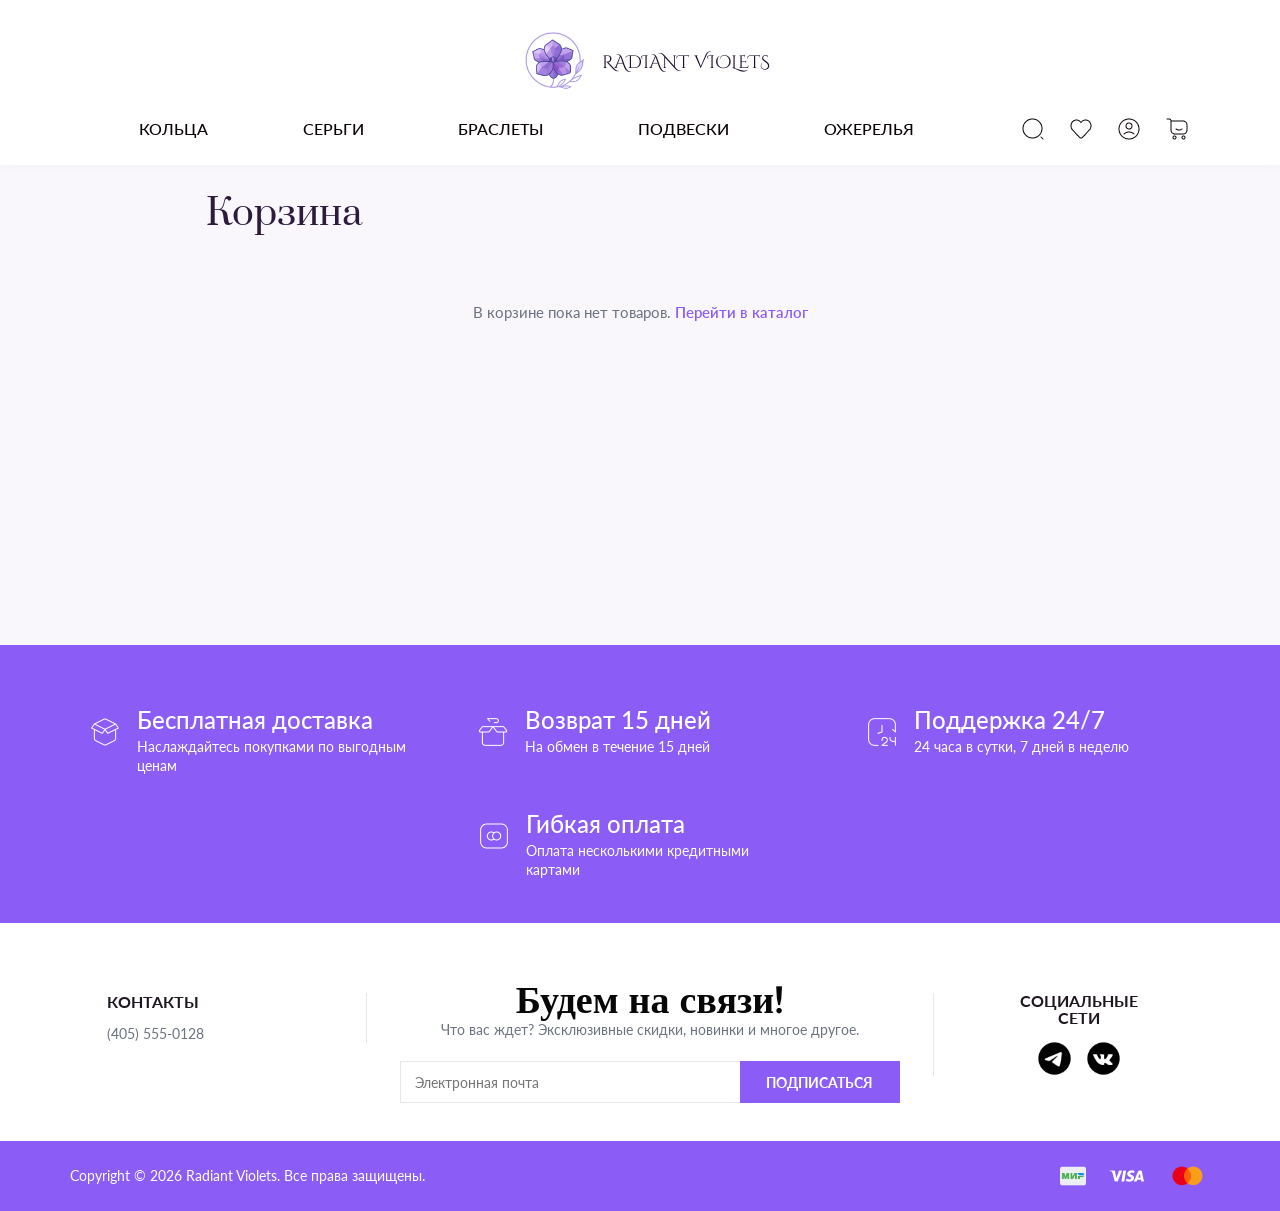
<file: checkout.html>
<!DOCTYPE html>
<html lang="ru">
<head>
    <meta charset="UTF-8">
    <meta name="viewport" content="width=device-width, initial-scale=1.0">
    <title>Оформление заказа — RADIANT VIOLETS</title>
    <link rel="stylesheet" href="./css/style.css">
    <link type="image/x-icon" href="./icon/Logo.png" rel="shortcut icon">
    <link type="image/x-icon" href="./icon/Logo.png" rel="icon">
</head>
<body>
    <div class="menu_bar">
        <input type="checkbox" id="burger_menu" class="burger_toggle" aria-hidden="true">
        <label for="burger_menu" class="burger_btn" aria-label="Открыть меню категорий">
            <span class="burger_line"></span>
            <span class="burger_line"></span>
            <span class="burger_line"></span>
        </label>

        <label for="burger_menu" class="burger_backdrop" aria-hidden="true"></label>
        <div class="burger_drawer" role="navigation" aria-label="Категории">
            <ul class="burger_nav">
                <li><a class="burger_link" href="./catalog.html?category=rings">КОЛЬЦА</a></li>
                <li><a class="burger_link" href="./catalog.html?category=earrings">СЕРЬГИ</a></li>
                <li><a class="burger_link" href="./catalog.html?category=bracelets">БРАСЛЕТЫ</a></li>
                <li><a class="burger_link" href="./catalog.html?category=necklaces">ПОДВЕСКИ</a></li>
                <li><a class="burger_link" href="./catalog.html?category=necklaces">ОЖЕРЕЛЬЯ</a></li>
                <li><a class="burger_link" href="./catalog.html?category=engagement">ПОМОЛВОЧНЫЕ КОЛЬЦА</a></li>
            </ul>
        </div>

        <div class="logo"><a href="./index.html"><img class="logo_img" src="./icon/Logo.png" alt=""></a><span class="logo_text">RADIANT VIOLETS</span></div>

        <ul class="nav">
            <li class="nav_item"><a class="nav_link" href="./catalog.html?category=rings">КОЛЬЦА</a></li>
            <li class="nav_item"><a class="nav_link" href="./catalog.html?category=earrings">СЕРЬГИ</a></li>
            <li class="nav_item"><a class="nav_link" href="./catalog.html?category=bracelets">БРАСЛЕТЫ</a></li>
            <li class="nav_item"><a class="nav_link" href="./catalog.html?category=necklaces">ПОДВЕСКИ</a></li>
            <li class="nav_item"><a class="nav_link" href="./catalog.html?category=necklaces">ОЖЕРЕЛЬЯ</a></li>
        </ul>
        <ul class="nav_btn">
            <li class="nav_item_btn nav_item_search" role="button" tabindex="0" aria-label="Поиск по каталогу"><img class="nav_btn_icon" src="./icon/search-btn-icon.png" alt=""></li>
            <li class="nav_item_btn nav_item_fav" aria-label="Открыть избранное">
                <img class="nav_btn_icon" src="./icon/favourite-btn-icon.png" alt="">
                <span class="fav_badge" id="favBadge" aria-hidden="true"></span>
            </li>
            <li class="nav_item_btn nav_item_user"><img class="nav_btn_icon" src="./icon/user-btn-icon.png" alt=""></li>
            <li class="nav_item_btn nav_item_cart" aria-label="Открыть корзину">
                <img class="nav_btn_icon" src="./icon/Cart-btn-icon.png" alt="">
                <span class="cart_badge" id="cartBadge" aria-hidden="true"></span>
            </li>
        </ul>
    </div>

    <div id="favOverlay" class="fav-overlay" aria-hidden="true">
        <div class="fav-drawer" role="dialog" aria-modal="true" aria-label="Избранное">
            <div class="fav-header">
                <h2 class="fav-title">Избранное</h2>
                <button type="button" class="fav-close" id="favCloseBtn" aria-label="Закрыть избранное">&times;</button>
            </div>
            <div class="fav-items" id="favItems" aria-label="Товары в избранном"></div>
        </div>
    </div>

    <div id="cartOverlay" class="cart-overlay" aria-hidden="true">
        <div class="cart-drawer" role="dialog" aria-modal="true" aria-label="Корзина">
            <div class="cart-header">
                <h2 class="cart-title">Корзина</h2>
                <button type="button" class="cart-close" id="cartCloseBtn" aria-label="Закрыть корзину">&times;</button>
            </div>
            <div class="cart-items" id="cartItems" aria-label="Товары в корзине"></div>
            <div class="cart-footer">
                <div class="cart-summary">
                    <span class="cart-summary-label">Итоговая сумма</span>
                    <span class="cart-summary-value" id="cartTotal">0 ₽</span>
                </div>
                <button type="button" class="cart-checkout" id="checkoutBtn">Оформить заказ</button>
            </div>
        </div>
    </div>

    <div id="searchOverlay" class="search-overlay" aria-hidden="true">
        <div class="search-modal" role="dialog" aria-modal="true" aria-label="Поиск">
            <button type="button" class="search-close" aria-label="Закрыть поиск">&times;</button>
            <h2 class="search-title">Поиск по каталогу</h2>
            <form id="searchForm" action="./catalog.html" method="get">
                <label class="visually-hidden" for="searchInput">Запрос</label>
                <input type="search" name="q" id="searchInput" placeholder="Название украшения..." autocomplete="off">
                <button type="submit">Найти</button>
            </form>
        </div>
    </div>

    <div id="authModal" class="modal-overlay">
        <div class="modal-container">
            <div class="modal-content">
                <button class="close-modal" aria-label="Закрыть окно">&times;</button>
                <div id="loginFormContainer" class="form-container">
                    <div class="form-title">Добро пожаловать</div>
                    <div class="form-subtitle">Пожалуйста, войдите в систему</div>
                    <form id="loginForm">
                        <div class="input-group">
                            <label>Адрес электронной почты</label>
                            <input type="email" id="loginEmail" placeholder="example@domain.com" required>
                        </div>
                        <div class="input-group">
                            <label>Пароль</label>
                            <input type="password" id="loginPassword" placeholder="••••••••" required>
                        </div>
                        <div class="row-between">
                            <label class="checkbox-label">
                                <input type="checkbox" id="rememberMe"> Запомнить меня
                            </label>
                            <a href="#" class="forgot-link" id="forgotPasswordLink">Забыли пароль?</a>
                        </div>
                        <button type="submit" class="btn-primary">ВОЙТИ</button>
                    </form>
                    <button id="showRegisterBtn" class="btn-secondary">ЗАРЕГИСТРИРОВАТЬСЯ</button>
                </div>
                <div id="registerFormContainer" class="form-container hidden-form">
                    <div class="form-title">Регистрация</div>
                    <div class="form-subtitle">Пожалуйста, заполните данные</div>
                    <form id="registerForm">
                        <div class="input-group">
                            <label>ФИО</label>
                            <input type="text" id="regName" placeholder="Иванов Иван Иванович" required>
                        </div>
                        <div class="input-group">
                            <label>Адрес электронной почты</label>
                            <input type="email" id="regEmail" placeholder="hello@example.com" required>
                        </div>
                        <div class="input-group">
                            <label>Пароль</label>
                            <input type="password" id="regPassword" placeholder="Создайте пароль" required>
                        </div>
                        <div class="terms-check">
                            <label class="checkbox-label">
                                <input type="checkbox" id="acceptTerms"> Я принимаю условия соглашения
                            </label>
                        </div>
                        <button type="submit" class="btn-primary">ЗАРЕГИСТРИРОВАТЬСЯ</button>
                    </form>
                    <button id="showLoginBtn" class="btn-secondary">ВОЙТИ</button>
                </div>
            </div>
        </div>
    </div>

    <main class="checkout-main">
        <div class="container checkout-inner">
            <h1 class="checkout-title">Оформление заказа</h1>
            <div class="checkout-steps" id="checkoutStepsPills" aria-hidden="true">
                <span class="checkout-step-pill is-active" data-step="0">1. Адрес доставки</span>
                <span class="checkout-step-pill" data-step="1">2. Оплата</span>
                <span class="checkout-step-pill" data-step="2">3. Проверка</span>
            </div>

            <div id="checkoutStep0" class="checkout-panel is-active">
                <div class="checkout-field">
                    <label for="fullName">ФИО получателя</label>
                    <input type="text" id="fullName" name="fullName" autocomplete="name" placeholder="Иванова Анна Сергеевна">
                    <div class="checkout-field-error" id="fullNameErr"></div>
                </div>
                <div class="checkout-field">
                    <label for="phone">Телефон</label>
                    <input type="tel" id="phone" name="phone" autocomplete="tel" placeholder="+7 (999) 123-45-67">
                    <div class="checkout-field-error" id="phoneErr"></div>
                </div>
                <div class="checkout-field">
                    <label for="city">Город</label>
                    <input type="text" id="city" name="city" autocomplete="address-level2" placeholder="Москва">
                    <div class="checkout-field-error" id="cityErr"></div>
                </div>
                <div class="checkout-field">
                    <label for="street">Улица</label>
                    <input type="text" id="street" name="street" autocomplete="street-address" placeholder="ул. Примерная">
                    <div class="checkout-field-error" id="streetErr"></div>
                </div>
                <div class="checkout-pay-grid">
                    <div class="checkout-field">
                        <label for="house">Дом</label>
                        <input type="text" id="house" name="house" placeholder="12">
                        <div class="checkout-field-error" id="houseErr"></div>
                    </div>
                    <div class="checkout-field">
                        <label for="apartment">Квартира / офис</label>
                        <input type="text" id="apartment" name="apartment" placeholder="45">
                        <div class="checkout-field-error" id="apartmentErr"></div>
                    </div>
                </div>
                <div class="checkout-field">
                    <label for="comment">Комментарий курьеру</label>
                    <textarea id="comment" name="comment" placeholder="Домофон, подъезд, время доставки..."></textarea>
                    <div class="checkout-field-error" id="commentErr"></div>
                </div>
                <div class="checkout-nav">
                    <a class="checkout-btn checkout-btn-secondary" href="./cart.html">Назад в корзину</a>
                    <button type="button" class="checkout-btn checkout-btn-primary" id="addrNext">Далее</button>
                </div>
            </div>

            <div id="checkoutStep1" class="checkout-panel">
                <p class="checkout-hint">Данные карты проверяются по алгоритму Луна. Срок — не раньше текущего месяца.</p>
                <div class="checkout-field">
                    <label for="cardNumber">Номер карты</label>
                    <input type="text" id="cardNumber" name="cardNumber" inputmode="numeric" autocomplete="cc-number" placeholder="0000 0000 0000 0000">
                    <div class="checkout-field-error" id="cardNumberErr"></div>
                </div>
                <div class="checkout-field">
                    <label for="cardHolder">Имя на карте</label>
                    <input type="text" id="cardHolder" name="cardHolder" autocomplete="cc-name" placeholder="IVAN IVANOV">
                    <div class="checkout-field-error" id="cardHolderErr"></div>
                </div>
                <div class="checkout-pay-grid">
                    <div class="checkout-field">
                        <label for="cardExpiry">Срок (MM/YY)</label>
                        <input type="text" id="cardExpiry" name="cardExpiry" autocomplete="cc-exp" placeholder="MM/YY">
                        <div class="checkout-field-error" id="cardExpiryErr"></div>
                    </div>
                    <div class="checkout-field">
                        <label for="cardCvc">CVC / CVV</label>
                        <input type="password" id="cardCvc" name="cardCvc" autocomplete="cc-csc" placeholder="•••">
                        <div class="checkout-field-error" id="cardCvcErr"></div>
                    </div>
                </div>
                <div class="checkout-nav">
                    <button type="button" class="checkout-btn checkout-btn-secondary" id="payBack">Назад</button>
                    <button type="button" class="checkout-btn checkout-btn-primary" id="payNext">Далее</button>
                </div>
            </div>

            <div id="checkoutStep2" class="checkout-panel">
                <div id="reviewAddressBlock" class="checkout-review-block"></div>
                <div id="reviewPaymentBlock" class="checkout-review-block"></div>
                <div id="reviewItemsBlock" class="checkout-review-block"></div>
                <div class="checkout-nav">
                    <button type="button" class="checkout-btn checkout-btn-secondary" id="reviewBack">Назад</button>
                    <button type="button" class="checkout-btn checkout-btn-primary" id="reviewConfirm">Подтвердить заказ</button>
                </div>
            </div>
        </div>
    </main>

    <div id="checkoutSuccess" class="checkout-success-overlay" aria-hidden="true">
        <div class="checkout-success-modal" role="dialog" aria-modal="true" aria-labelledby="checkoutSuccessTitle">
            <div class="checkout-success-icon" aria-hidden="true">✓</div>
            <h2 id="checkoutSuccessTitle">Заказ подтверждён</h2>
            <p>Спасибо за покупку! Мы отправим уведомление на указанный телефон и свяжемся для уточнения доставки.</p>
            <a href="./index.html" class="checkout-btn checkout-btn-primary" id="successToHome">На главную</a>
        </div>
    </div>

    <footer class="footer">
        <div class="FSP">
            <div class="FSP_item">
                <img class="fsp_icon" src="./icon/беспл-дост.png" alt="">
                <div class="fsp_text">
                    <h1 class="fsp_title">Бесплатная доставка</h1>
                    <p class="fsp_dsc">Наслаждайтесь покупками по выгодным ценам</p>
                </div>
            </div>
            <div class="FSP_item">
                <img class="fsp_icon" src="./icon/возврат.png" alt="">
                <div class="fsp_text">
                    <h1 class="fsp_title">Возврат 15 дней</h1>
                    <p class="fsp_dsc">На обмен в течение 15 дней</p>
                </div>
            </div>
            <div class="FSP_item">
                <img class="fsp_icon" src="./icon/поддержка.png" alt="">
                <div class="fsp_text">
                    <h1 class="fsp_title">Поддержка 24/7</h1>
                    <p class="fsp_dsc">24 часа в сутки, 7 дней в неделю</p>
                </div>
            </div>
            <div class="FSP_item">
                <img class="fsp_icon" src="./icon/оплата.png" alt="">
                <div class="fsp_text">
                    <h1 class="fsp_title">Гибкая оплата</h1>
                    <p class="fsp_dsc">Оплата несколькими кредитными картами</p>
                </div>
            </div>
        </div>
        <div class="footer_content">
            <div class="footer_contacts">
                <h2 class="footer_section_title">КОНТАКТЫ</h2>
                <p class="footer_phone">(405) 555-0128</p>
            </div>
            <div class="footer_subscribe">
                <h2 class="subscribe_title">Будем на связи!</h2>
                <p class="subscribe_desc">Что вас ждет? Эксклюзивные скидки, новинки и многое другое.</p>
                <form class="subscribe_form" action="#" method="post">
                    <input class="subscribe_input" type="email" name="email" placeholder="Электронная почта" required>
                    <button class="subscribe_btn" type="submit">ПОДПИСАТЬСЯ</button>
                </form>
            </div>
            <div class="footer_social">
                <h2 class="footer_section_title footer_section_title_social">СОЦИАЛЬНЫЕ<br>СЕТИ</h2>
                <div class="social_icons">
                    <a class="social_link" href="#" aria-label="Telegram">
                        <img class="social_icon" src="./icon/Tg.png" alt="">
                    </a>
                    <a class="social_link" href="#" aria-label="Vk">
                        <img class="social_icon" src="./icon/VK.png" alt="">
                    </a>
                </div>
            </div>
        </div>
        <div class="footer_bottom">
            <div class="footer_copyright">Copyright © 2026 Radiant Violets. Все права защищены.</div>
            <div class="payment_icons" aria-label="Платежные системы">
                <img class="payment_icon" src="./icon/MIR.png" alt="МИР">
                <img class="payment_icon" src="./icon/Visa.png" alt="Visa">
                <img class="payment_icon" src="./icon/Mastercard.png" alt="Mastercard">
            </div>
        </div>
    </footer>

    <script src="./Js/cart.js"></script>
    <script src="./Js/favorites.js"></script>
    <script src="./Js/products-data.js"></script>
    <script src="./Js/search.js"></script>
    <script src="./Js/auth-api.js"></script>
    <script src="./Js/auth-service.js"></script>
    <script src="./Js/shop-orders.js"></script>
    <script src="./Js/admin-auth.js"></script>
    <script src="./Js/checkout.js"></script>
    <script src="./Js/Menu-bar.js"></script>
</body>
</html>
</file>
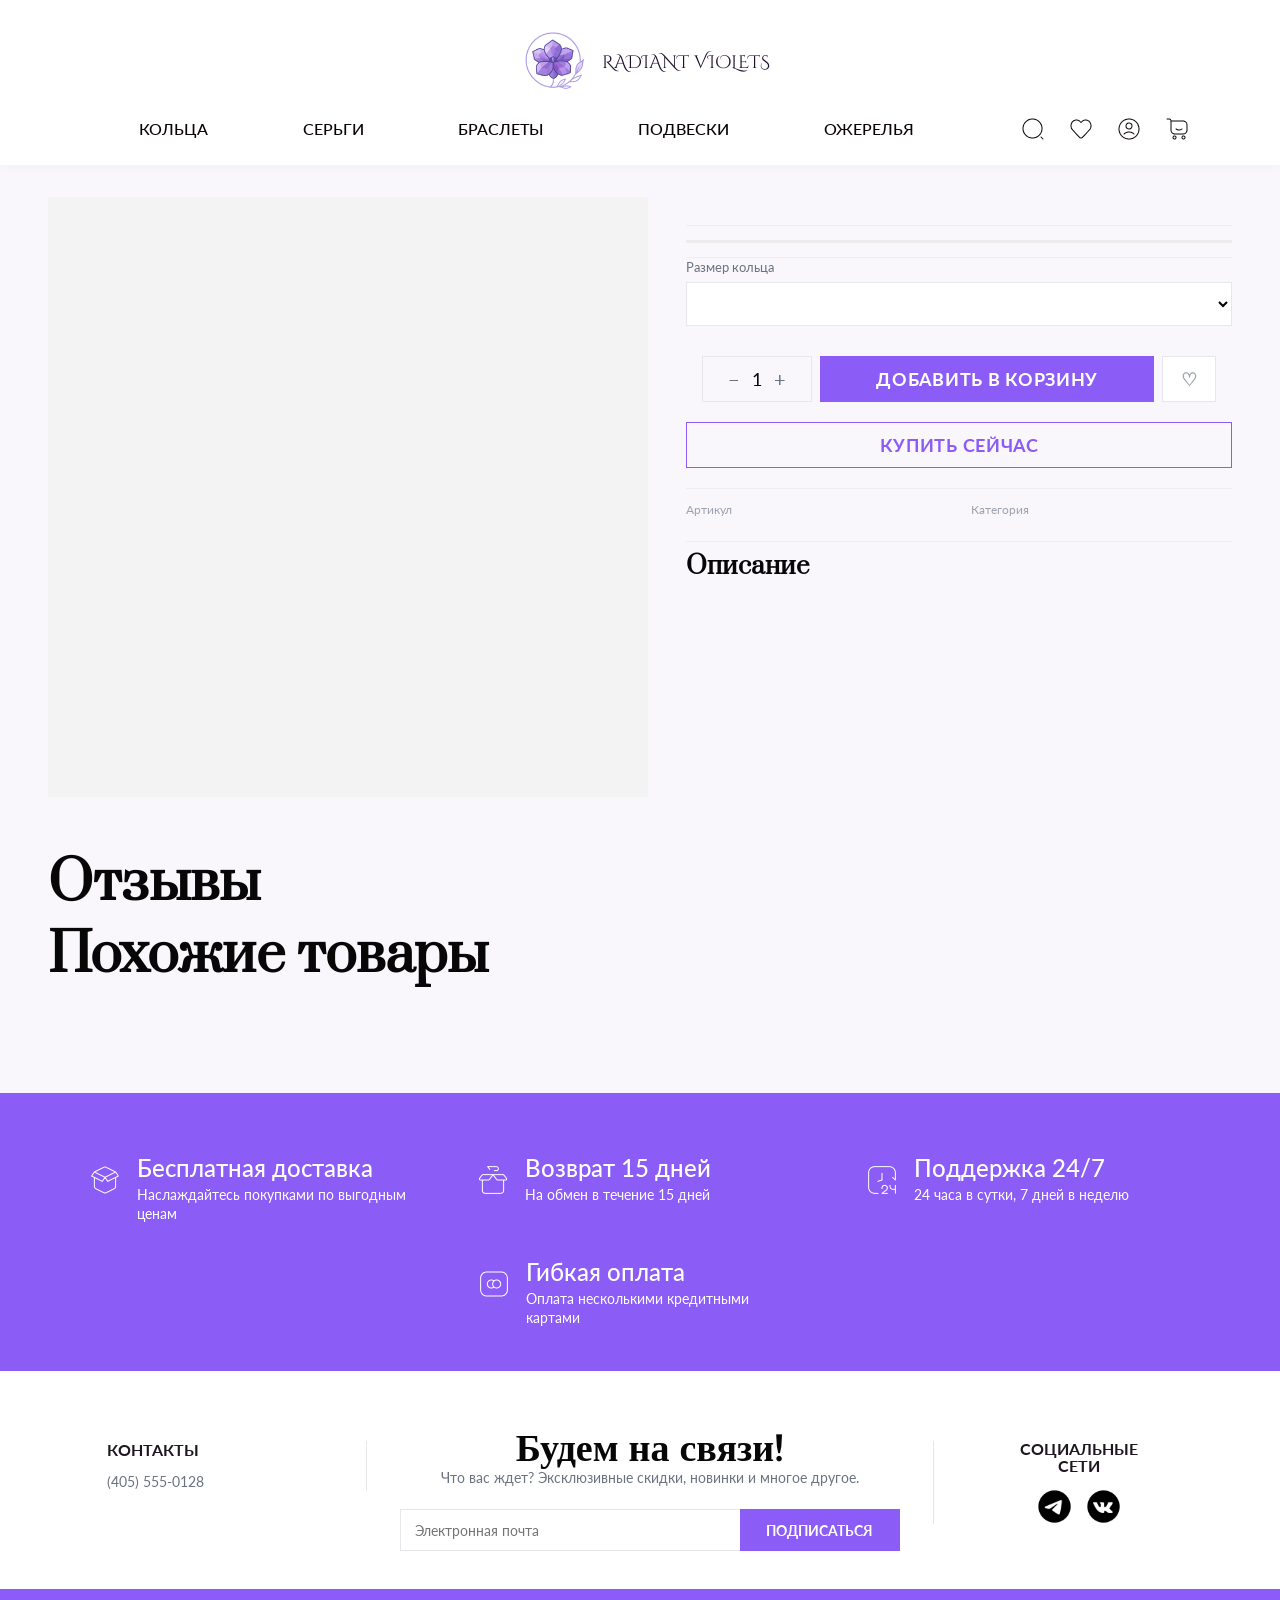
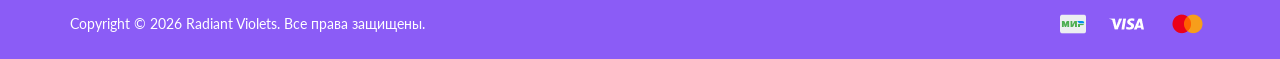
<file: product.html>
<!DOCTYPE html>
<html lang="ru">
<head>
    <meta charset="UTF-8">
    <meta name="viewport" content="width=device-width, initial-scale=1.0">
    <title>Товар — RADIANT VIOLETS</title>
    <link rel="stylesheet" href="./css/style.css">
    <link type="image/x-icon" href="./icon/Logo.png" rel="shortcut icon">
    <link type="image/x-icon" href="./icon/Logo.png" rel="icon">
</head>
<body>
    <div class="menu_bar">
        <input type="checkbox" id="burger_menu" class="burger_toggle" aria-hidden="true">
        <label for="burger_menu" class="burger_btn" aria-label="Открыть меню категорий">
            <span class="burger_line"></span>
            <span class="burger_line"></span>
            <span class="burger_line"></span>
        </label>
        <label for="burger_menu" class="burger_backdrop" aria-hidden="true"></label>
        <div class="burger_drawer" role="navigation" aria-label="Категории">
            <ul class="burger_nav">
                <li><a class="burger_link" href="./catalog.html?category=rings">КОЛЬЦА</a></li>
                <li><a class="burger_link" href="./catalog.html?category=earrings">СЕРЬГИ</a></li>
                <li><a class="burger_link" href="./catalog.html?category=bracelets">БРАСЛЕТЫ</a></li>
                <li><a class="burger_link" href="./catalog.html?category=necklaces">ПОДВЕСКИ</a></li>
                <li><a class="burger_link" href="./catalog.html?category=necklaces">ОЖЕРЕЛЬЯ</a></li>
                <li><a class="burger_link" href="./catalog.html?category=engagement">ПОМОЛВОЧНЫЕ КОЛЬЦА</a></li>
            </ul>
        </div>
        <div class="logo"><a href="./index.html"><img class="logo_img" src="./icon/Logo.png" alt=""></a><span class="logo_text">RADIANT VIOLETS</span></div>
        <ul class="nav">
            <li class="nav_item"><a class="nav_link" href="./catalog.html?category=rings">КОЛЬЦА</a></li>
            <li class="nav_item"><a class="nav_link" href="./catalog.html?category=earrings">СЕРЬГИ</a></li>
            <li class="nav_item"><a class="nav_link" href="./catalog.html?category=bracelets">БРАСЛЕТЫ</a></li>
            <li class="nav_item"><a class="nav_link" href="./catalog.html?category=necklaces">ПОДВЕСКИ</a></li>
            <li class="nav_item"><a class="nav_link" href="./catalog.html?category=necklaces">ОЖЕРЕЛЬЯ</a></li>
        </ul>
        <ul class="nav_btn">
            <li class="nav_item_btn nav_item_search" role="button" tabindex="0" aria-label="Поиск по каталогу"><img class="nav_btn_icon" src="./icon/search-btn-icon.png" alt=""></li>
            <li class="nav_item_btn nav_item_fav" aria-label="Открыть избранное">
                <img class="nav_btn_icon" src="./icon/favourite-btn-icon.png" alt="">
                <span class="fav_badge" id="favBadge" aria-hidden="true"></span>
            </li>
            <li class="nav_item_btn nav_item_user"><img class="nav_btn_icon" src="./icon/user-btn-icon.png" alt=""></li>
            <li class="nav_item_btn nav_item_cart" aria-label="Открыть корзину">
                <img class="nav_btn_icon" src="./icon/Cart-btn-icon.png" alt="">
                <span class="cart_badge" id="cartBadge" aria-hidden="true"></span>
            </li>
        </ul>
    </div>

    <div id="favOverlay" class="fav-overlay" aria-hidden="true">
        <div class="fav-drawer" role="dialog" aria-modal="true" aria-label="Избранное">
            <div class="fav-header">
                <h2 class="fav-title">Избранное</h2>
                <button type="button" class="fav-close" id="favCloseBtn" aria-label="Закрыть избранное">&times;</button>
            </div>
            <div class="fav-items" id="favItems" aria-label="Товары в избранном"></div>
        </div>
    </div>

    <div id="cartOverlay" class="cart-overlay" aria-hidden="true">
        <div class="cart-drawer" role="dialog" aria-modal="true" aria-label="Корзина">
            <div class="cart-header">
                <h2 class="cart-title">Корзина</h2>
                <button type="button" class="cart-close" id="cartCloseBtn" aria-label="Закрыть корзину">&times;</button>
            </div>
            <div class="cart-items" id="cartItems" aria-label="Товары в корзине"></div>
            <div class="cart-footer">
                <div class="cart-summary">
                    <span class="cart-summary-label">Итоговая сумма</span>
                    <span class="cart-summary-value" id="cartTotal">0 ₽</span>
                </div>
                <button type="button" class="cart-checkout" id="checkoutBtn">Оформить заказ</button>
            </div>
        </div>
    </div>

    <div id="searchOverlay" class="search-overlay" aria-hidden="true">
        <div class="search-modal" role="dialog" aria-modal="true" aria-label="Поиск">
            <button type="button" class="search-close" aria-label="Закрыть поиск">&times;</button>
            <h2 class="search-title">Поиск по каталогу</h2>
            <form id="searchForm" action="./catalog.html" method="get">
                <label class="visually-hidden" for="searchInput">Запрос</label>
                <input type="search" name="q" id="searchInput" placeholder="Название украшения..." autocomplete="off">
                <button type="submit">Найти</button>
            </form>
        </div>
    </div>

    <div id="authModal" class="modal-overlay">
        <div class="modal-container">
            <div class="modal-content">
                <button class="close-modal" aria-label="Закрыть окно">&times;</button>
                <div id="loginFormContainer" class="form-container">
                    <div class="form-title">Добро пожаловать</div>
                    <div class="form-subtitle">Пожалуйста, войдите в систему</div>
                    <form id="loginForm">
                        <div class="input-group">
                            <label>Адрес электронной почты</label>
                            <input type="email" id="loginEmail" placeholder="example@domain.com" required>
                        </div>
                        <div class="input-group">
                            <label>Пароль</label>
                            <input type="password" id="loginPassword" placeholder="••••••••" required>
                        </div>
                        <div class="row-between">
                            <label class="checkbox-label"><input type="checkbox" id="rememberMe"> Запомнить меня</label>
                            <a href="#" class="forgot-link" id="forgotPasswordLink">Забыли пароль?</a>
                        </div>
                        <button type="submit" class="btn-primary">ВОЙТИ</button>
                    </form>
                    <button id="showRegisterBtn" class="btn-secondary">ЗАРЕГИСТРИРОВАТЬСЯ</button>
                </div>
                <div id="registerFormContainer" class="form-container hidden-form">
                    <div class="form-title">Регистрация</div>
                    <div class="form-subtitle">Пожалуйста, заполните данные</div>
                    <form id="registerForm">
                        <div class="input-group"><label>ФИО</label><input type="text" id="regName" placeholder="Иванов Иван Иванович" required></div>
                        <div class="input-group"><label>Адрес электронной почты</label><input type="email" id="regEmail" placeholder="hello@example.com" required></div>
                        <div class="input-group"><label>Пароль</label><input type="password" id="regPassword" placeholder="Создайте пароль" required></div>
                        <div class="terms-check"><label class="checkbox-label"><input type="checkbox" id="acceptTerms"> Я принимаю условия соглашения</label></div>
                        <button type="submit" class="btn-primary">ЗАРЕГИСТРИРОВАТЬСЯ</button>
                    </form>
                    <button id="showLoginBtn" class="btn-secondary">ВОЙТИ</button>
                </div>
            </div>
        </div>
    </div>

    <main class="product-page">
        <section class="product-main">
            <div class="product-gallery">
                <div id="productMainMedia" class="product-main-media"></div>
                <div id="productMediaThumbs" class="product-media-thumbs"></div>
                <div id="productVideoList" class="product-video-list"></div>
            </div>
            <div class="product-info-col">
                <h1 id="productTitle" class="product-title"></h1>
                <div class="product-price-row">
                    <span id="productPrice" class="product-current-price"></span>
                    <span id="productOldPrice" class="product-old-price"></span>
                </div>
                <div class="product-info-divider"></div>
                <div class="product-stock-row">
                    <div id="productStock"></div>
                    <div class="product-stock-progress"><span id="productStockFill"></span></div>
                </div>

                <div id="productSizeWrap" class="product-size-wrap product-info-divider">
                    <label for="productSize">Размер кольца</label>
                    <select id="productSize"></select>
                </div>

                <div class="product-actions">
                    <div class="qty-box">
                        <button id="productQtyMinus" type="button">−</button>
                        <span id="productQtyValue">1</span>
                        <button id="productQtyPlus" type="button">+</button>
                    </div>
                    <button id="productAddToCart" type="button" class="p-btn p-btn-cart">Добавить в корзину</button>
                    <button id="productFavBtn" type="button" class="p-btn p-btn-fav">♡</button>
                </div>
                <button id="productBuyNow" type="button" class="p-btn p-btn-buy">Купить сейчас</button>

                <dl class="product-meta">
                    <div><dt>Артикул</dt><dd id="productSku"></dd></div>
                    <div><dt>Категория</dt><dd id="productCategory"></dd></div>
                </dl>

                <div class="product-description">
                    <h3>Описание</h3>
                    <p id="productDescription"></p>
                </div>
            </div>
        </section>

        <section class="product-reviews-section">
            <div class="product-reviews-head">
                <h2>Отзывы</h2>
            </div>
            <div id="productReviews"></div>
        </section>

        <section class="product-related-section">
            <div class="product-related-head">
                <h2>Похожие товары</h2>
            </div>
            <div id="relatedGrid" class="products-grid"></div>
        </section>
    </main>

    <footer class="footer">
        <div class="FSP">
            <div class="FSP_item"><img class="fsp_icon" src="./icon/беспл-дост.png" alt=""><div class="fsp_text"><h1 class="fsp_title">Бесплатная доставка</h1><p class="fsp_dsc">Наслаждайтесь покупками по выгодным ценам</p></div></div>
            <div class="FSP_item"><img class="fsp_icon" src="./icon/возврат.png" alt=""><div class="fsp_text"><h1 class="fsp_title">Возврат 15 дней</h1><p class="fsp_dsc">На обмен в течение 15 дней</p></div></div>
            <div class="FSP_item"><img class="fsp_icon" src="./icon/поддержка.png" alt=""><div class="fsp_text"><h1 class="fsp_title">Поддержка 24/7</h1><p class="fsp_dsc">24 часа в сутки, 7 дней в неделю</p></div></div>
            <div class="FSP_item"><img class="fsp_icon" src="./icon/оплата.png" alt=""><div class="fsp_text"><h1 class="fsp_title">Гибкая оплата</h1><p class="fsp_dsc">Оплата несколькими кредитными картами</p></div></div>
        </div>
        <div class="footer_content">
            <div class="footer_contacts"><h2 class="footer_section_title">КОНТАКТЫ</h2><p class="footer_phone">(405) 555-0128</p></div>
            <div class="footer_subscribe"><h2 class="subscribe_title">Будем на связи!</h2><p class="subscribe_desc">Что вас ждет? Эксклюзивные скидки, новинки и многое другое.</p><form class="subscribe_form" action="#" method="post"><input class="subscribe_input" type="email" name="email" placeholder="Электронная почта" required><button class="subscribe_btn" type="submit">ПОДПИСАТЬСЯ</button></form></div>
            <div class="footer_social"><h2 class="footer_section_title footer_section_title_social">СОЦИАЛЬНЫЕ<br>СЕТИ</h2><div class="social_icons"><a class="social_link" href="#" aria-label="Telegram"><img class="social_icon" src="./icon/Tg.png" alt=""></a><a class="social_link" href="#" aria-label="Vk"><img class="social_icon" src="./icon/VK.png" alt=""></a></div></div>
        </div>
        <div class="footer_bottom">
            <div class="footer_copyright">Copyright © 2026 Radiant Violets. Все права защищены.</div>
            <div class="payment_icons" aria-label="Платежные системы"><img class="payment_icon" src="./icon/MIR.png" alt="МИР"><img class="payment_icon" src="./icon/Visa.png" alt="Visa"><img class="payment_icon" src="./icon/Mastercard.png" alt="Mastercard"></div>
        </div>
    </footer>

    <script src="./Js/cart.js"></script>
    <script src="./Js/favorites.js"></script>
    <script src="./Js/products-data.js"></script>
    <script src="./Js/product-card.js"></script>
    <script src="./Js/product-page.js"></script>
    <script src="./Js/search.js"></script>
    <script src="./Js/auth-api.js"></script>
    <script src="./Js/auth-service.js"></script>
    <script src="./Js/admin-auth.js"></script>
    <script src="./Js/Menu-bar.js"></script>
</body>
</html>
</file>
<file: css/style.css>
@import url(./parts/Reset.css);
@import url(./parts/menu-bar.css);
@import url(./parts/header.css);
@import url(./parts/footer.css);
@import url(./parts/main.css);
@import url(./parts/bestsellers.css);
@import url(./parts/reviews.css);
@import url(./parts/cart.css);
@import url(./parts/favorites.css);
@import url(./parts/catalog.css);
@import url(./parts/search.css);
@import url(./parts/product.css);
@import url(./parts/cart-page.css);
@import url(./parts/checkout.css);
@import url(./parts/account.css);
@import url(./parts/admin.css);
</file>
